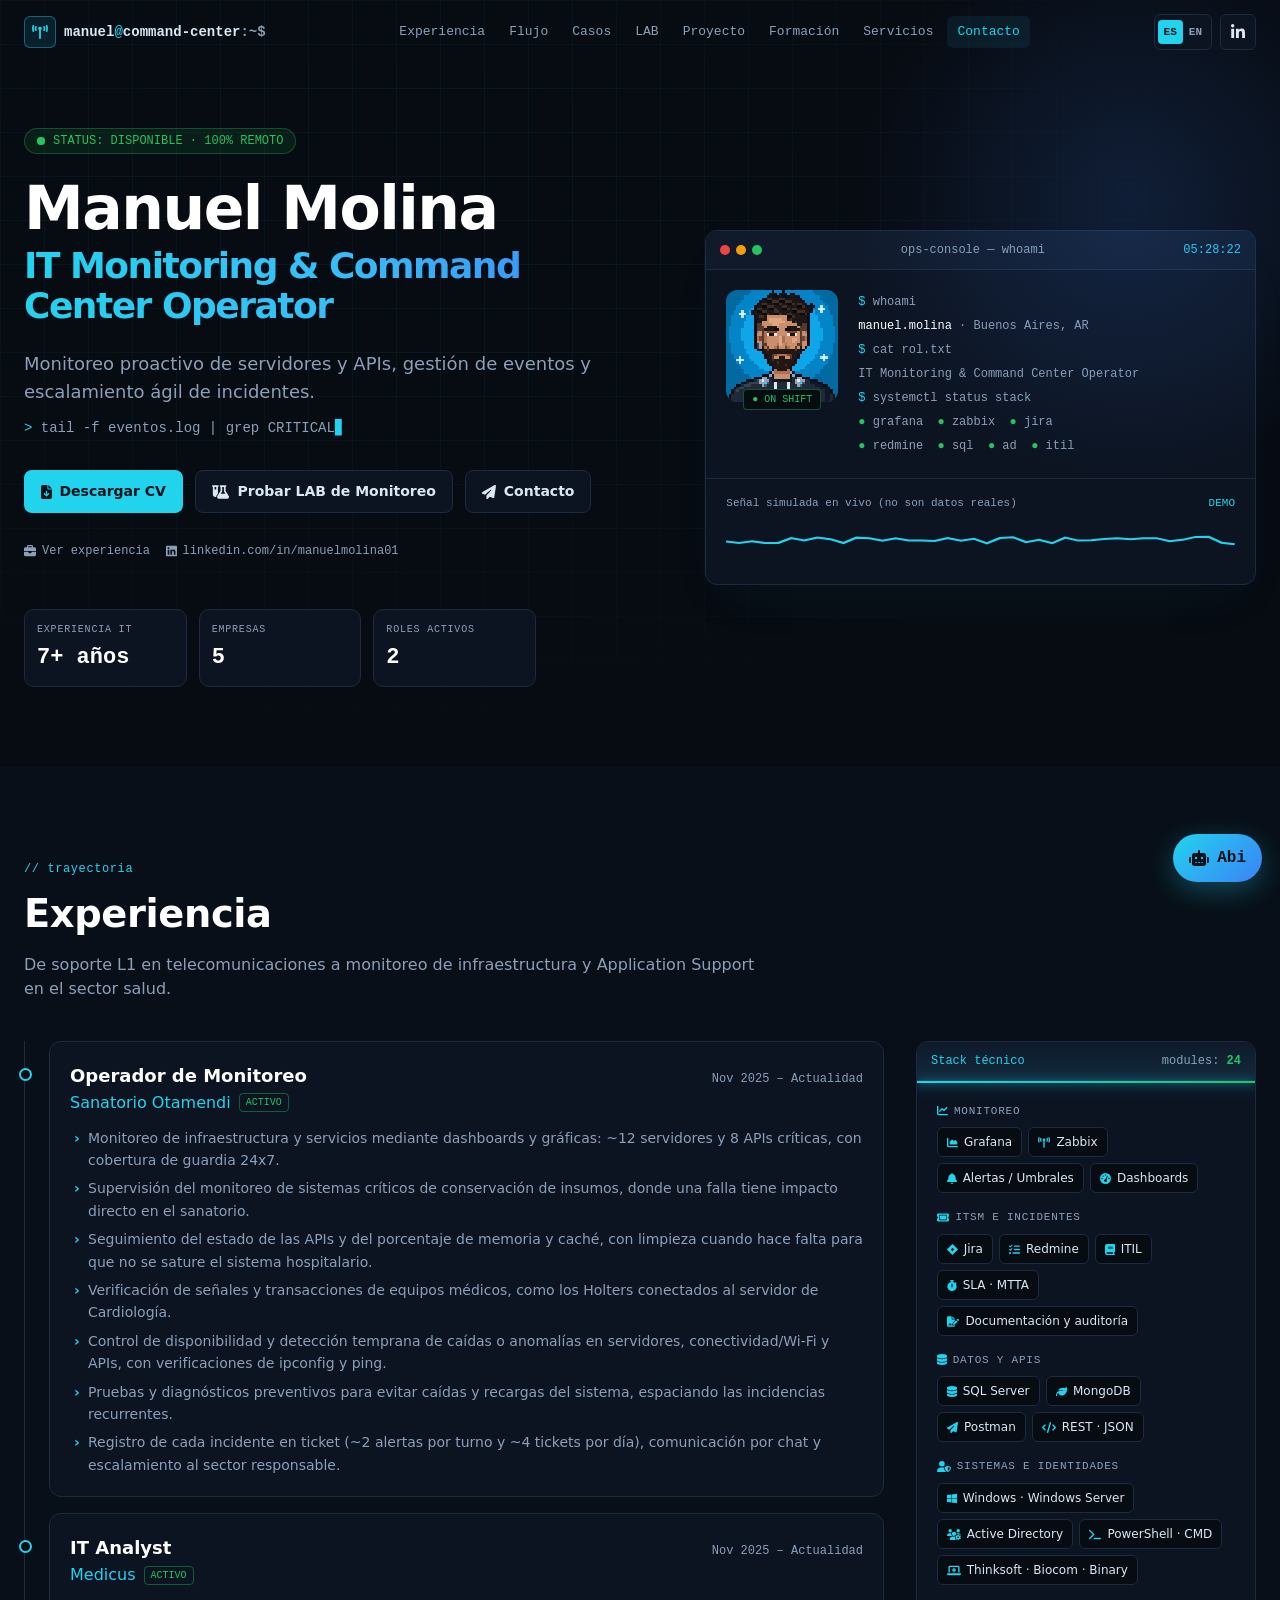
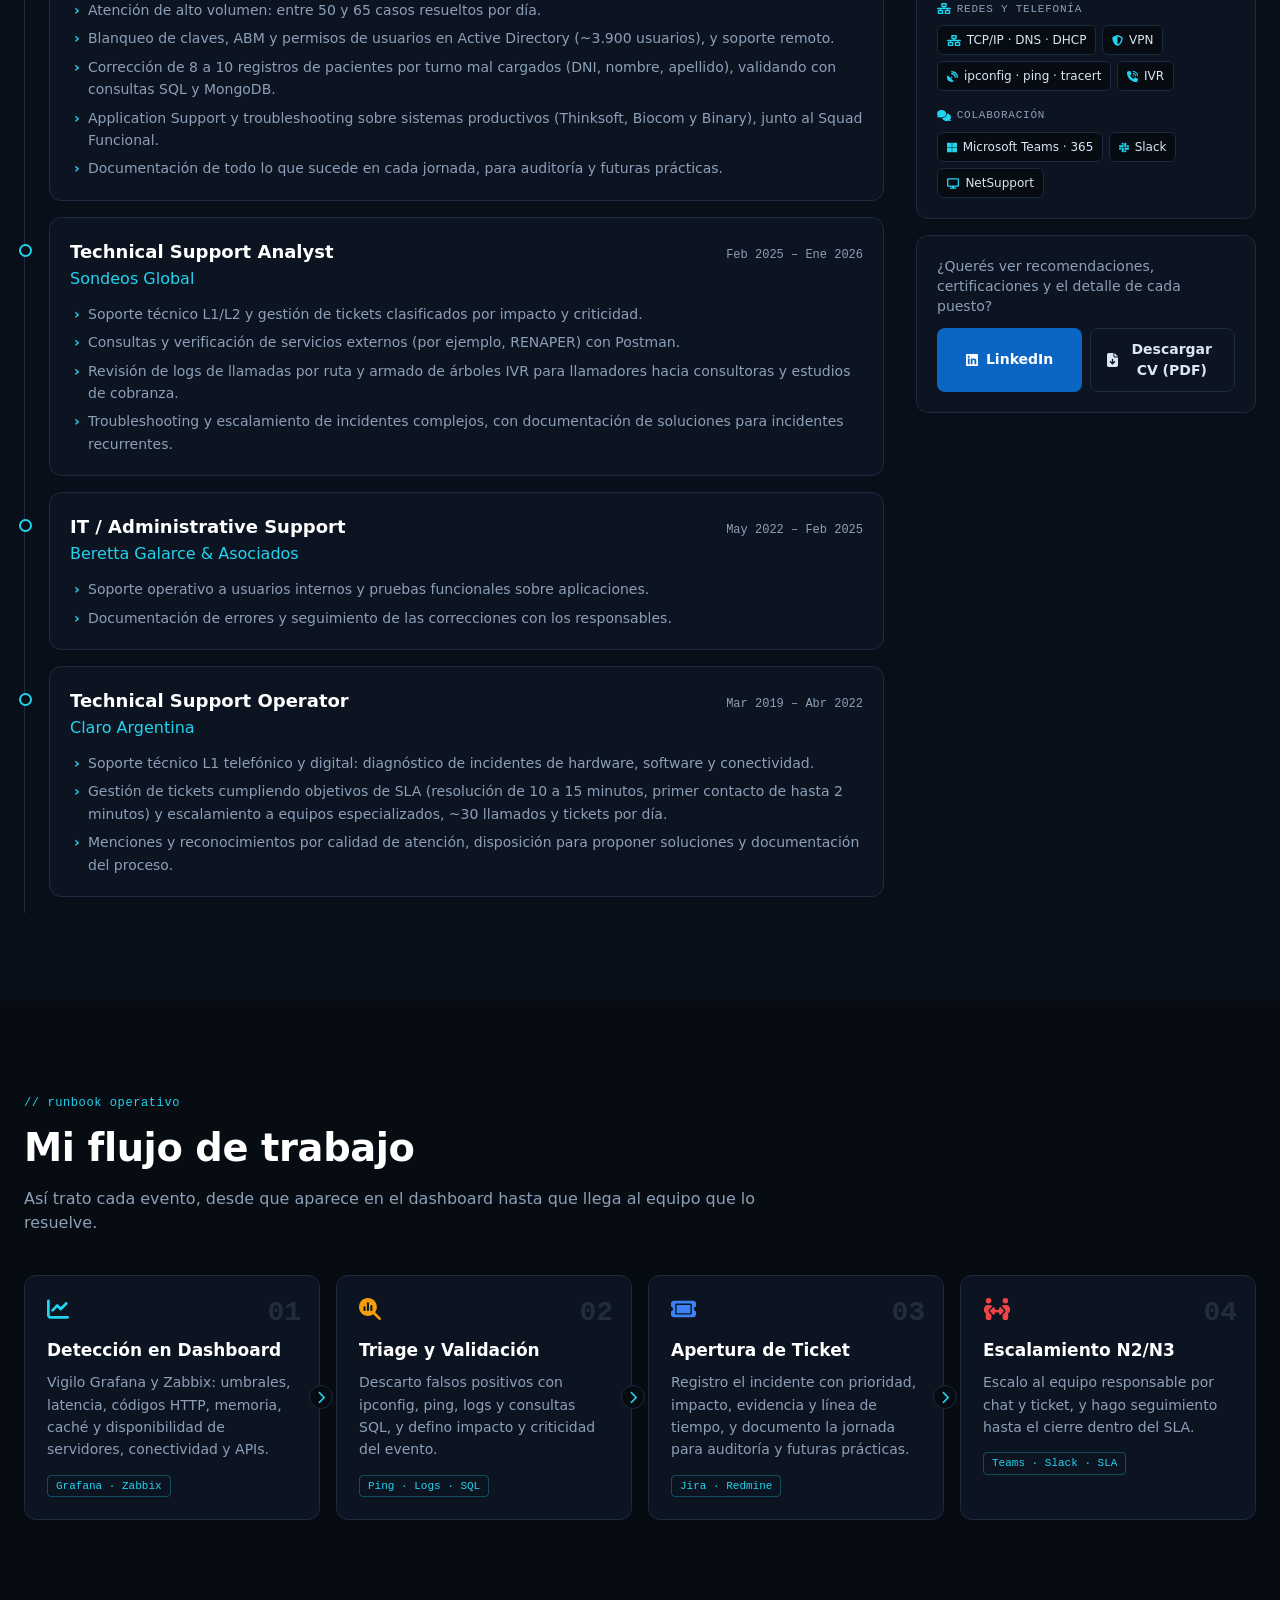
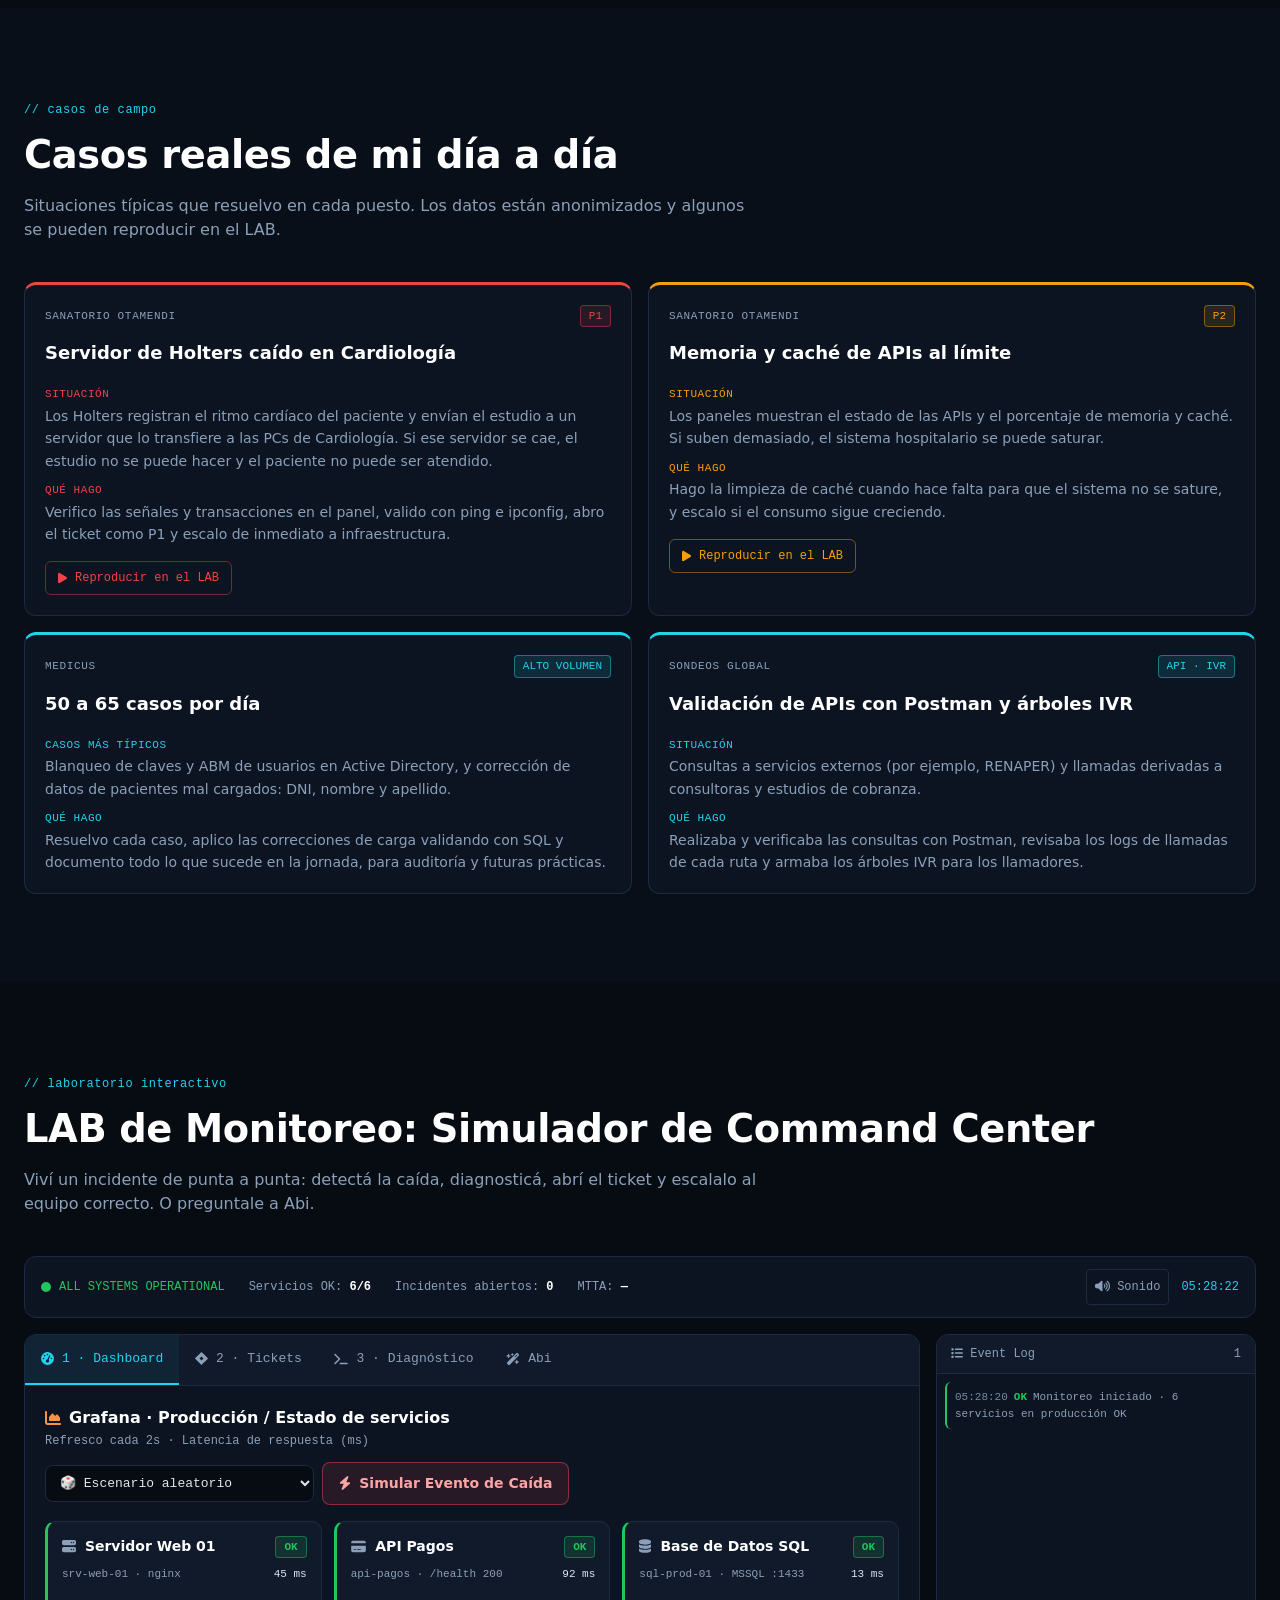
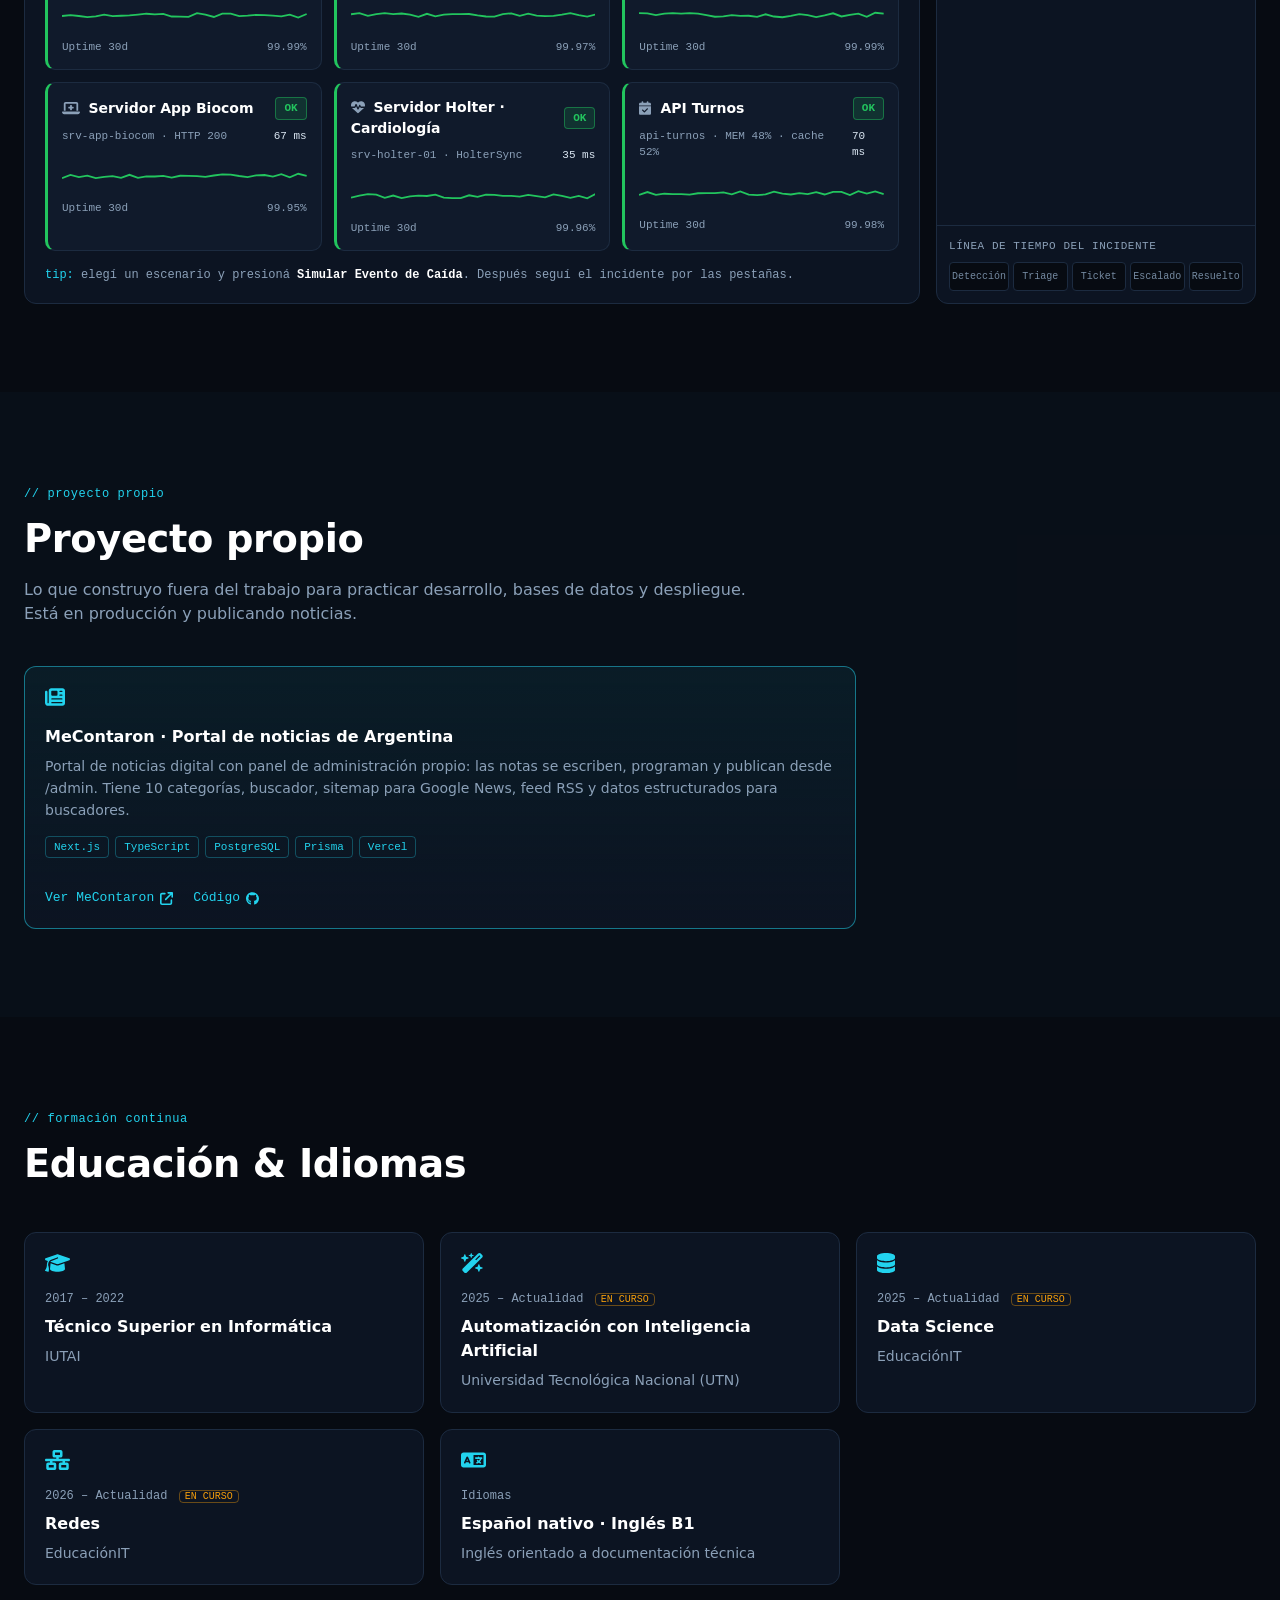
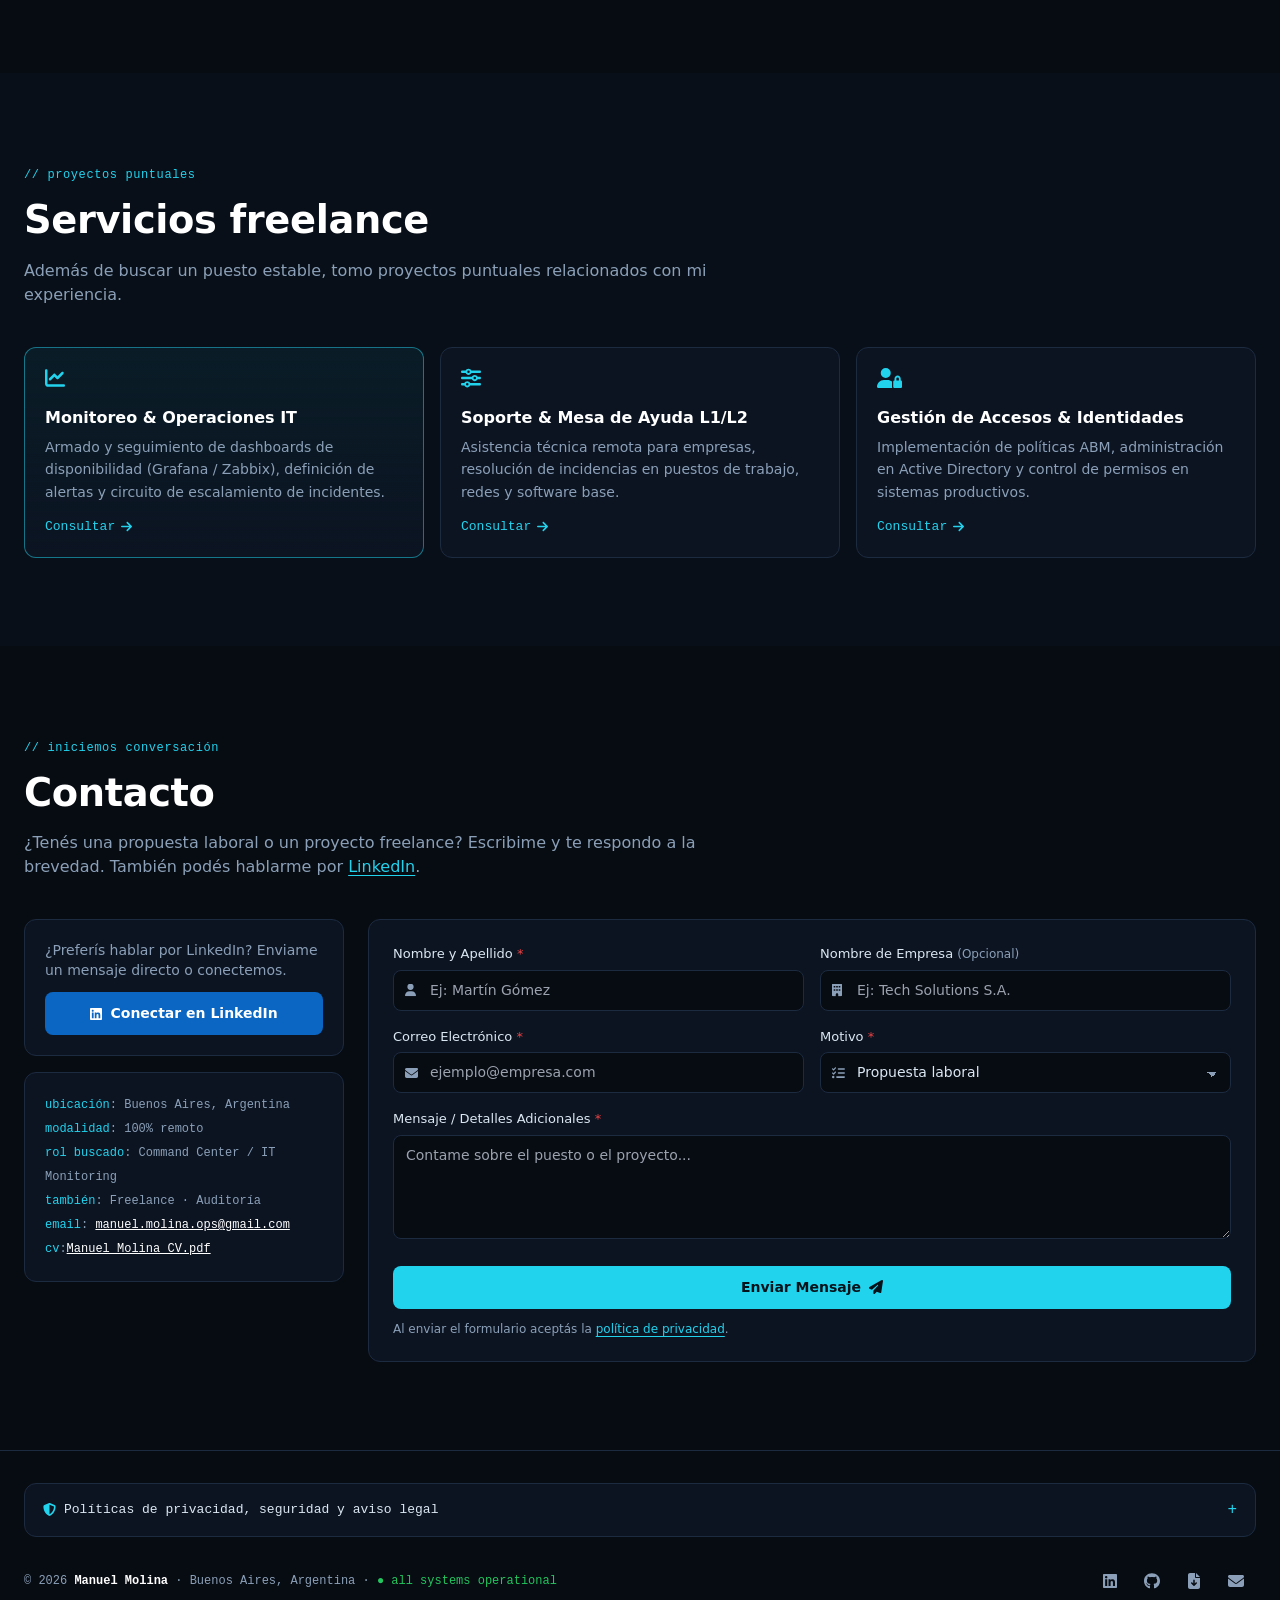
<file: index.html>
<!DOCTYPE html>
<html lang="es">
<head>
  <meta charset="UTF-8">
  <!-- CSP: sin scripts inline ni de terceros. Si se suma un servicio externo (fuente, API, imagen), agregarlo acá.
       Los estilos inline se permiten porque el sitio usa atributos style (p. ej. --i en los chips). -->
  <meta http-equiv="Content-Security-Policy" content="default-src 'self'; script-src 'self'; style-src 'self' 'unsafe-inline' https://fonts.googleapis.com; font-src https://fonts.gstatic.com; img-src 'self' data:; connect-src 'self' https://formspree.io; form-action https://formspree.io; base-uri 'self'; object-src 'none'">
  <meta name="viewport" content="width=device-width, initial-scale=1.0">
  <meta name="google-site-verification" content="hManoG0iNCVA-FKBOEejzdzk_prNqYOBvr0xnv6tlR8" />
  <title>Manuel Molina | IT Monitoring & Command Center Operator</title>
  <meta name="description" content="Manuel Molina — IT Monitoring & Command Center Operator (100% remoto). Monitoreo proactivo de servidores y APIs con Grafana y Zabbix, gestión de eventos, tickets en Jira/Redmine y escalamiento N2/N3 con ITIL.">
  <meta name="author" content="Manuel Molina">
  <meta name="theme-color" content="#070b12">
  <meta property="og:type" content="website">
  <meta property="og:title" content="Manuel Molina | IT Monitoring & Command Center Operator">
  <meta property="og:description" content="Monitoreo proactivo de servidores y APIs, gestión de eventos y escalamiento ágil de incidentes. Probá el LAB interactivo de Command Center.">
  <meta property="og:locale" content="es_AR">
  <meta property="og:locale:alternate" content="en_US">
  <meta property="og:url" content="https://thepantera.github.io/mi-portfolio/">
  <meta property="og:site_name" content="Manuel Molina — Portafolio">
  <meta property="og:image" content="https://thepantera.github.io/mi-portfolio/og-image.png">
  <meta property="og:image:width" content="1200">
  <meta property="og:image:height" content="627">
  <meta property="og:image:alt" content="Manuel Molina, IT Monitoring &amp; Command Center Operator: avatar en pixel art, consola y datos de experiencia">
  <meta name="twitter:card" content="summary_large_image">
  <link rel="canonical" href="https://thepantera.github.io/mi-portfolio/">
  <link rel="alternate" hreflang="es" href="https://thepantera.github.io/mi-portfolio/">
  <link rel="alternate" hreflang="en" href="https://thepantera.github.io/mi-portfolio/en/">
  <link rel="alternate" hreflang="x-default" href="https://thepantera.github.io/mi-portfolio/">
  <script type="application/ld+json">
  {
    "@context": "https://schema.org",
    "@graph": [
    {
    "@type": "Person",
    "@id": "https://thepantera.github.io/mi-portfolio/#persona",
    "name": "Manuel Molina",
    "jobTitle": "IT Monitoring & Command Center Operator",
    "description": "IT Monitoring & Command Center Operator en Buenos Aires, Argentina. Monitoreo proactivo de servidores y APIs, gestión de incidentes y escalamiento.",
    "mainEntityOfPage": { "@id": "https://thepantera.github.io/mi-portfolio/#sitio" },
    "url": "https://thepantera.github.io/mi-portfolio/",
    "image": "https://thepantera.github.io/mi-portfolio/avatar-pixel.png",
    "address": { "@type": "PostalAddress", "addressLocality": "Buenos Aires", "addressCountry": "AR" },
    "alumniOf": { "@type": "EducationalOrganization", "name": "IUTAI" },
    "knowsLanguage": ["es", "en"],
    "knowsAbout": ["IT Monitoring", "Command Center", "Grafana", "Zabbix", "Incident Management", "ITIL", "Jira", "Redmine", "SQL Server", "MongoDB", "Active Directory", "Application Support"],
    "sameAs": ["https://www.linkedin.com/in/manuelmolina01", "https://github.com/ThePantera"]
    },
    {
    "@type": "WebSite",
    "@id": "https://thepantera.github.io/mi-portfolio/#sitio",
    "url": "https://thepantera.github.io/mi-portfolio/",
    "name": "Manuel Molina — Portafolio",
    "inLanguage": ["es-AR", "en"],
    "author": { "@id": "https://thepantera.github.io/mi-portfolio/#persona" }
    }
    ]
  }
  </script>
  <link rel="icon" type="image/png" href="favicon.png">
  <link rel="apple-touch-icon" href="favicon.png">

  <!-- Fuentes (Google Fonts). Los íconos son propios: ver icons.css -->
  <link rel="preconnect" href="https://fonts.googleapis.com">
  <link rel="preconnect" href="https://fonts.gstatic.com" crossorigin>
  <link href="https://fonts.googleapis.com/css2?family=IBM+Plex+Sans:wght@400;500;600;700&family=JetBrains+Mono:wght@400;500;700&display=swap" rel="stylesheet">

  <!-- Tailwind CSS compilado (ver tailwind.config.js) + estilos propios -->
  <link rel="stylesheet" href="icons.css?v=20261120">
  <link rel="stylesheet" href="tailwind.css?v=20261120">
  <link rel="stylesheet" href="style.css?v=20261120">
</head>
<body class="bg-cc-bg text-cc-text font-sans antialiased">
  <a href="#inicio" class="skip-link" data-en="Skip to content">Saltar al contenido</a>

  <!-- ============ NAVEGACIÓN ============ -->
  <header id="header" class="fixed inset-x-0 top-0 z-50 border-b border-transparent transition-colors">
    <div class="mx-auto flex h-16 max-w-7xl items-center justify-between gap-4 px-4 sm:px-6">
      <a href="#inicio" class="flex min-w-0 items-center gap-2 font-mono text-sm font-bold text-cc-text" aria-label="manuel@command-center:~$ · Manuel Molina">
        <span class="grid h-8 w-8 flex-none place-items-center rounded-md border border-cc-cyan/40 bg-cc-cyan/10 text-cc-cyan"><i class="fa-solid fa-tower-broadcast" aria-hidden="true"></i></span>
        <span class="truncate">manuel<span class="text-cc-cyan">@</span>command-center<span class="text-cc-muted">:~$</span></span>
      </a>

      <nav id="navLinks" class="nav-links" aria-label="Navegación principal">
        <a href="#experiencia" class="nav-link" data-en="Experience">Experiencia</a>
        <a href="#flujo" class="nav-link" data-en="Workflow">Flujo</a>
        <a href="#casos" class="nav-link" data-en="Cases">Casos</a>
        <a href="#lab" class="nav-link">LAB</a>
        <a href="#proyectos" class="nav-link" data-en="Project">Proyecto</a>
        <a href="#formacion" class="nav-link" data-en="Education">Formación</a>
        <a href="#servicios" class="nav-link" data-en="Services">Servicios</a>
        <a href="#contacto" class="nav-link" data-en="Contact">Contacto</a>
      </nav>

      <div class="flex flex-none items-center gap-2">
        <button id="langToggle" type="button" class="lang-toggle" aria-label="ES EN · Switch to English" title="Español / English">
          <span data-lang="es" aria-hidden="true">ES</span><span data-lang="en" aria-hidden="true">EN</span>
        </button>
        <a href="https://www.linkedin.com/in/manuelmolina01" class="grid h-9 w-9 place-items-center rounded-md border border-cc-line bg-cc-panel text-cc-text transition hover:border-cc-cyan hover:text-cc-cyan" target="_blank" rel="noopener noreferrer" aria-label="LinkedIn" title="LinkedIn">
          <i class="fa-brands fa-linkedin-in" aria-hidden="true"></i>
        </a>
        <button id="menuToggleBtn" class="grid h-9 w-9 place-items-center rounded-md border border-cc-line bg-cc-panel lg:hidden" aria-label="Abrir menú" aria-expanded="false" aria-controls="navLinks">
          <i class="fa-solid fa-bars" aria-hidden="true"></i>
        </button>
      </div>
    </div>
  </header>

  <main>
    <!-- ============ HERO ============ -->
    <section id="inicio" class="hero relative overflow-hidden pt-28 pb-20 sm:pt-32">
      <div class="hero-grid" aria-hidden="true"></div>
      <div class="relative mx-auto grid max-w-7xl items-center gap-12 px-4 sm:px-6 lg:grid-cols-[1.15fr_1fr]">
        <div>
          <div class="mb-6 inline-flex items-center gap-2 rounded-full border border-cc-ok/30 bg-cc-ok/10 px-3 py-1 font-mono text-xs text-cc-ok">
            <span class="relative flex h-2 w-2"><span class="absolute inline-flex h-full w-full animate-ping rounded-full bg-cc-ok opacity-75"></span><span class="relative inline-flex h-2 w-2 rounded-full bg-cc-ok"></span></span>
            <span data-en="STATUS: AVAILABLE · 100% REMOTE">STATUS: DISPONIBLE · 100% REMOTO</span>
          </div>
          <h1 class="text-4xl font-bold leading-tight tracking-tight text-white sm:text-5xl lg:text-6xl">
            Manuel Molina
            <span class="mt-2 block bg-gradient-to-r from-cc-cyan via-sky-400 to-cc-blue bg-clip-text text-2xl text-transparent sm:text-3xl lg:text-4xl">IT Monitoring &amp; Command Center Operator</span>
          </h1>
          <p class="mt-6 max-w-xl text-lg text-cc-muted" data-en="Proactive monitoring of servers and APIs, event management and fast incident escalation.">
            Monitoreo proactivo de servidores y APIs, gestión de eventos y escalamiento ágil de incidentes.
          </p>
          <p class="mt-3 max-w-xl font-mono text-sm text-cc-muted">
            <span class="text-cc-cyan">&gt;</span> <span id="typedText"></span><span class="cursor" aria-hidden="true">▋</span>
          </p>

          <div class="mt-8 flex flex-wrap gap-3">
            <a href="Manuel_Molina_CV.pdf" class="btn-primary cv-link" download="Manuel_Molina_CV.pdf"><i class="fa-solid fa-file-arrow-down" aria-hidden="true"></i> <span data-en="Download CV">Descargar CV</span></a>
            <a href="#lab" class="btn-ghost"><i class="fa-solid fa-flask-vial" aria-hidden="true"></i> <span data-en="Try the Monitoring LAB">Probar LAB de Monitoreo</span></a>
            <a href="#contacto" class="btn-ghost"><i class="fa-solid fa-paper-plane" aria-hidden="true"></i> <span data-en="Contact">Contacto</span></a>
          </div>
          <div class="mt-5 flex flex-wrap gap-4 font-mono text-xs text-cc-muted">
            <a href="#experiencia" class="tap hover:text-cc-cyan"><i class="fa-solid fa-briefcase" aria-hidden="true"></i> <span data-en="See experience">Ver experiencia</span></a>
            <a href="https://www.linkedin.com/in/manuelmolina01" target="_blank" rel="noopener noreferrer" class="tap hover:text-cc-cyan"><i class="fa-brands fa-linkedin" aria-hidden="true"></i> linkedin.com/in/manuelmolina01</a>
          </div>

          <dl class="mt-10 grid max-w-lg grid-cols-3 gap-3">
            <div class="kpi"><dt data-en="IT experience">Experiencia IT</dt><dd><span class="stat-number" data-target="7">7</span>+ <span data-en="yrs">años</span></dd></div>
            <div class="kpi"><dt data-en="Companies">Empresas</dt><dd><span class="stat-number" data-target="5">5</span></dd></div>
            <div class="kpi"><dt data-en="Current roles">Roles activos</dt><dd><span class="stat-number" data-target="2">2</span></dd></div>
          </dl>
        </div>

        <!-- Terminal de perfil -->
        <div class="panel overflow-hidden shadow-2xl shadow-cyan-500/5">
          <div class="panel-bar">
            <span class="flex gap-1.5"><i class="dot bg-cc-crit"></i><i class="dot bg-cc-warn"></i><i class="dot bg-cc-ok"></i></span>
            <span>ops-console — whoami</span>
            <span id="heroClock" class="text-cc-cyan">--:--:--</span>
          </div>
          <div class="grid gap-5 p-5 sm:grid-cols-[auto_1fr]">
            <div class="relative mx-auto h-28 w-28 sm:mx-0">
              <div class="absolute inset-0 rounded-xl border border-cc-cyan/40 bg-cc-cyan/5"></div>
              <img src="avatar-pixel.png" alt="Manuel Molina — pixel art" width="112" height="112" class="pixelated relative h-28 w-28 rounded-xl">
              <span class="absolute -bottom-2 left-1/2 -translate-x-1/2 whitespace-nowrap rounded border border-cc-ok/40 bg-cc-bg px-2 py-0.5 font-mono text-[10px] text-cc-ok">● ON SHIFT</span>
            </div>
            <pre class="overflow-x-auto font-mono text-xs leading-6 text-cc-muted"><span class="text-cc-cyan">$</span> whoami
<span class="text-white">manuel.molina</span> · Buenos Aires, AR
<span class="text-cc-cyan">$</span> cat rol.txt
IT Monitoring &amp; Command Center Operator
<span class="text-cc-cyan">$</span> systemctl status stack
<span class="text-cc-ok">●</span> grafana  <span class="text-cc-ok">●</span> zabbix  <span class="text-cc-ok">●</span> jira
<span class="text-cc-ok">●</span> redmine  <span class="text-cc-ok">●</span> sql  <span class="text-cc-ok">●</span> ad  <span class="text-cc-ok">●</span> itil</pre>
          </div>
          <div class="border-t border-cc-line px-5 py-4">
            <div class="mb-2 flex justify-between font-mono text-[11px] text-cc-muted"><span data-en="Simulated live signal (not real data)">Señal simulada en vivo (no son datos reales)</span><span class="text-cc-cyan">DEMO</span></div>
            <svg id="heroSpark" class="h-12 w-full" viewBox="0 0 300 48" preserveAspectRatio="none" aria-hidden="true"><polyline fill="none" stroke="#22d3ee" stroke-width="2" points=""/></svg>
          </div>
        </div>
      </div>
    </section>

    <!-- ============ EXPERIENCIA ============ -->
    <section id="experiencia" class="section bg-cc-panel/40">
      <div class="section-head reveal">
        <span class="eyebrow" data-en="// career">// trayectoria</span>
        <h2 data-en="Experience">Experiencia</h2>
        <p data-en="From L1 support in telecommunications to infrastructure monitoring and Application Support in healthcare.">De soporte L1 en telecomunicaciones a monitoreo de infraestructura y Application Support en el sector salud.</p>
      </div>

      <div class="mx-auto grid max-w-7xl gap-8 px-4 sm:px-6 lg:grid-cols-[1fr_340px]">
        <ol class="timeline">
          <li class="tl-item reveal">
            <div class="tl-head"><h3 data-en="Monitoring Operator">Operador de Monitoreo</h3><span class="tl-date" data-en="Nov 2025 – Present">Nov 2025 – Actualidad</span></div>
            <p class="tl-company">Sanatorio Otamendi <span class="tl-live" data-en="CURRENT">ACTIVO</span></p>
            <ul>
              <li data-en="Infrastructure and service monitoring through dashboards and graphs: ~12 servers and 8 critical APIs, with 24x7 on-call coverage.">Monitoreo de infraestructura y servicios mediante dashboards y gráficas: ~12 servidores y 8 APIs críticas, con cobertura de guardia 24x7.</li>
              <li data-en="Supervision of monitoring for critical supply conservation systems, where a failure has direct impact on the hospital.">Supervisión del monitoreo de sistemas críticos de conservación de insumos, donde una falla tiene impacto directo en el sanatorio.</li>
              <li data-en="Tracking API status and memory and cache usage, running cache cleanups when needed so the hospital system does not get saturated.">Seguimiento del estado de las APIs y del porcentaje de memoria y caché, con limpieza cuando hace falta para que no se sature el sistema hospitalario.</li>
              <li data-en="Checking signals and transactions from medical equipment, such as Holters connected to the Cardiology server.">Verificación de señales y transacciones de equipos médicos, como los Holters conectados al servidor de Cardiología.</li>
              <li data-en="Availability control and early detection of outages or anomalies in servers, connectivity/Wi-Fi and APIs, with ipconfig and ping checks.">Control de disponibilidad y detección temprana de caídas o anomalías en servidores, conectividad/Wi-Fi y APIs, con verificaciones de ipconfig y ping.</li>
              <li data-en="Preventive tests and diagnostics to avoid outages and system refreshes, spacing out recurring incidents.">Pruebas y diagnósticos preventivos para evitar caídas y recargas del sistema, espaciando las incidencias recurrentes.</li>
              <li data-en="Logging every incident in a ticket (~2 alerts per shift, ~4 tickets per day), communicating via chat and escalating to the responsible team.">Registro de cada incidente en ticket (~2 alertas por turno y ~4 tickets por día), comunicación por chat y escalamiento al sector responsable.</li>
            </ul>
          </li>
          <li class="tl-item reveal">
            <div class="tl-head"><h3>IT Analyst</h3><span class="tl-date" data-en="Nov 2025 – Present">Nov 2025 – Actualidad</span></div>
            <p class="tl-company">Medicus <span class="tl-live" data-en="CURRENT">ACTIVO</span></p>
            <ul>
              <li data-en="High-volume handling: 50 to 65 cases resolved per day.">Atención de alto volumen: entre 50 y 65 casos resueltos por día.</li>
              <li data-en="Password resets and user provisioning (create, modify, remove) and permissions in Active Directory (~3,900 users), plus remote support.">Blanqueo de claves, ABM y permisos de usuarios en Active Directory (~3.900 usuarios), y soporte remoto.</li>
              <li data-en="Fixing 8 to 10 patient records per shift loaded with errors (ID number, first name, last name), validated with SQL and MongoDB queries.">Corrección de 8 a 10 registros de pacientes por turno mal cargados (DNI, nombre, apellido), validando con consultas SQL y MongoDB.</li>
              <li data-en="Application Support and troubleshooting on production systems: Thinksoft, Biocom and Binary, together with the Functional Squad.">Application Support y troubleshooting sobre sistemas productivos (Thinksoft, Biocom y Binary), junto al Squad Funcional.</li>
              <li data-en="Documenting everything that happens during each shift, for audits and future reference.">Documentación de todo lo que sucede en cada jornada, para auditoría y futuras prácticas.</li>
            </ul>
          </li>
          <li class="tl-item reveal">
            <div class="tl-head"><h3>Technical Support Analyst</h3><span class="tl-date" data-en="Feb 2025 – Jan 2026">Feb 2025 – Ene 2026</span></div>
            <p class="tl-company">Sondeos Global</p>
            <ul>
              <li data-en="L1/L2 technical support and ticket management classified by impact and severity.">Soporte técnico L1/L2 y gestión de tickets clasificados por impacto y criticidad.</li>
              <li data-en="Running and verifying queries against external services (for example RENAPER) with Postman.">Consultas y verificación de servicios externos (por ejemplo, RENAPER) con Postman.</li>
              <li data-en="Reviewing call logs per route and building IVR trees for callers to consulting firms and collection agencies.">Revisión de logs de llamadas por ruta y armado de árboles IVR para llamadores hacia consultoras y estudios de cobranza.</li>
              <li data-en="Troubleshooting and escalating complex incidents, documenting solutions for recurring issues.">Troubleshooting y escalamiento de incidentes complejos, con documentación de soluciones para incidentes recurrentes.</li>
            </ul>
          </li>
          <li class="tl-item reveal">
            <div class="tl-head"><h3>IT / Administrative Support</h3><span class="tl-date" data-en="May 2022 – Feb 2025">May 2022 – Feb 2025</span></div>
            <p class="tl-company">Beretta Galarce &amp; Asociados</p>
            <ul>
              <li data-en="Operational support for internal users and functional testing of applications.">Soporte operativo a usuarios internos y pruebas funcionales sobre aplicaciones.</li>
              <li data-en="Documenting errors and following up on fixes with the owners.">Documentación de errores y seguimiento de las correcciones con los responsables.</li>
            </ul>
          </li>
          <li class="tl-item reveal">
            <div class="tl-head"><h3>Technical Support Operator</h3><span class="tl-date" data-en="Mar 2019 – Apr 2022">Mar 2019 – Abr 2022</span></div>
            <p class="tl-company">Claro Argentina</p>
            <ul>
              <li data-en="L1 phone and digital technical support: diagnosing hardware, software and connectivity incidents.">Soporte técnico L1 telefónico y digital: diagnóstico de incidentes de hardware, software y conectividad.</li>
              <li data-en="Ticket management meeting SLA targets (10 to 15 minute resolution, first contact within 2 minutes) and escalating to specialized teams, ~30 calls and tickets per day.">Gestión de tickets cumpliendo objetivos de SLA (resolución de 10 a 15 minutos, primer contacto de hasta 2 minutos) y escalamiento a equipos especializados, ~30 llamados y tickets por día.</li>
              <li data-en="Recognized several times for service quality, willingness to find new solutions and process documentation.">Menciones y reconocimientos por calidad de atención, disposición para proponer soluciones y documentación del proceso.</li>
            </ul>
          </li>
        </ol>

        <aside class="space-y-4">
          <div class="panel stack-panel overflow-hidden reveal">
            <div class="panel-bar"><span class="text-cc-cyan" data-en="Tech stack">Stack técnico</span><span>modules: <b id="stackCount" class="text-cc-ok">0</b></span></div>
            <div class="stack-progress" aria-hidden="true"><span></span></div>
            <div class="space-y-4 p-5">
              <div>
                <p class="stack-cat"><i class="fa-solid fa-chart-line" aria-hidden="true"></i> <span data-en="Monitoring">Monitoreo</span></p>
                <ul class="stack-chips"><li class="stack-chip" style="--i:0"><i class="fa-solid fa-chart-area" aria-hidden="true"></i>Grafana</li><li class="stack-chip" style="--i:1"><i class="fa-solid fa-tower-broadcast" aria-hidden="true"></i>Zabbix</li><li class="stack-chip" style="--i:2"><i class="fa-solid fa-bell" aria-hidden="true"></i><span data-en="Alerts / Thresholds">Alertas / Umbrales</span></li><li class="stack-chip" style="--i:3"><i class="fa-solid fa-gauge-high" aria-hidden="true"></i>Dashboards</li></ul>
              </div>
              <div>
                <p class="stack-cat"><i class="fa-solid fa-ticket" aria-hidden="true"></i> <span data-en="ITSM &amp; incidents">ITSM e incidentes</span></p>
                <ul class="stack-chips"><li class="stack-chip" style="--i:4"><i class="fa-brands fa-jira" aria-hidden="true"></i>Jira</li><li class="stack-chip" style="--i:5"><i class="fa-solid fa-list-check" aria-hidden="true"></i>Redmine</li><li class="stack-chip" style="--i:6"><i class="fa-solid fa-book" aria-hidden="true"></i>ITIL</li><li class="stack-chip" style="--i:7"><i class="fa-solid fa-stopwatch" aria-hidden="true"></i>SLA · MTTA</li><li class="stack-chip" style="--i:8"><i class="fa-solid fa-file-signature" aria-hidden="true"></i><span data-en="Documentation &amp; audit">Documentación y auditoría</span></li></ul>
              </div>
              <div>
                <p class="stack-cat"><i class="fa-solid fa-database" aria-hidden="true"></i> <span data-en="Data &amp; APIs">Datos y APIs</span></p>
                <ul class="stack-chips"><li class="stack-chip" style="--i:9"><i class="fa-solid fa-database" aria-hidden="true"></i>SQL Server</li><li class="stack-chip" style="--i:10"><i class="fa-solid fa-leaf" aria-hidden="true"></i>MongoDB</li><li class="stack-chip" style="--i:11"><i class="fa-solid fa-paper-plane" aria-hidden="true"></i>Postman</li><li class="stack-chip" style="--i:12"><i class="fa-solid fa-code" aria-hidden="true"></i>REST · JSON</li></ul>
              </div>
              <div>
                <p class="stack-cat"><i class="fa-solid fa-user-shield" aria-hidden="true"></i> <span data-en="Systems &amp; identity">Sistemas e identidades</span></p>
                <ul class="stack-chips"><li class="stack-chip" style="--i:13"><i class="fa-brands fa-windows" aria-hidden="true"></i>Windows · Windows Server</li><li class="stack-chip" style="--i:14"><i class="fa-solid fa-users-gear" aria-hidden="true"></i>Active Directory</li><li class="stack-chip" style="--i:15"><i class="fa-solid fa-terminal" aria-hidden="true"></i>PowerShell · CMD</li><li class="stack-chip" style="--i:16"><i class="fa-solid fa-laptop-medical" aria-hidden="true"></i>Thinksoft · Biocom · Binary</li></ul>
              </div>
              <div>
                <p class="stack-cat"><i class="fa-solid fa-network-wired" aria-hidden="true"></i> <span data-en="Networking &amp; telephony">Redes y telefonía</span></p>
                <ul class="stack-chips"><li class="stack-chip" style="--i:17"><i class="fa-solid fa-network-wired" aria-hidden="true"></i>TCP/IP · DNS · DHCP</li><li class="stack-chip" style="--i:18"><i class="fa-solid fa-shield-halved" aria-hidden="true"></i>VPN</li><li class="stack-chip" style="--i:19"><i class="fa-solid fa-satellite-dish" aria-hidden="true"></i>ipconfig · ping · tracert</li><li class="stack-chip" style="--i:20"><i class="fa-solid fa-phone-volume" aria-hidden="true"></i>IVR</li></ul>
              </div>
              <div>
                <p class="stack-cat"><i class="fa-solid fa-comments" aria-hidden="true"></i> <span data-en="Collaboration">Colaboración</span></p>
                <ul class="stack-chips"><li class="stack-chip" style="--i:21"><i class="fa-brands fa-microsoft" aria-hidden="true"></i>Microsoft Teams · 365</li><li class="stack-chip" style="--i:22"><i class="fa-brands fa-slack" aria-hidden="true"></i>Slack</li><li class="stack-chip" style="--i:23"><i class="fa-solid fa-display" aria-hidden="true"></i>NetSupport</li></ul>
              </div>
            </div>
          </div>
          <div class="panel p-5 reveal">
            <p class="text-sm text-cc-muted" data-en="Want to see recommendations, certifications and full details for each role?">¿Querés ver recomendaciones, certificaciones y el detalle de cada puesto?</p>
            <div class="mt-3 grid grid-cols-2 gap-2">
              <a href="https://www.linkedin.com/in/manuelmolina01" class="btn-linkedin justify-center" target="_blank" rel="noopener noreferrer"><i class="fa-brands fa-linkedin" aria-hidden="true"></i> LinkedIn</a>
              <a href="Manuel_Molina_CV.pdf" class="btn-ghost cv-link justify-center text-center" download="Manuel_Molina_CV.pdf"><i class="fa-solid fa-file-arrow-down" aria-hidden="true"></i> <span data-en="Download CV (PDF)">Descargar CV (PDF)</span></a>
            </div>
          </div>
        </aside>
      </div>
    </section>

    <!-- ============ FLUJO DE TRABAJO ============ -->
    <section id="flujo" class="section">
      <div class="section-head reveal">
        <span class="eyebrow" data-en="// operations runbook">// runbook operativo</span>
        <h2 data-en="My workflow">Mi flujo de trabajo</h2>
        <p data-en="How I handle every event, from the moment it shows up on the dashboard until it reaches the team that fixes it.">Así trato cada evento, desde que aparece en el dashboard hasta que llega al equipo que lo resuelve.</p>
      </div>
      <ol class="mx-auto grid max-w-7xl gap-4 px-4 sm:px-6 md:grid-cols-2 lg:grid-cols-4">
        <li class="flow-card reveal">
          <span class="flow-step">01</span>
          <i class="fa-solid fa-chart-line flow-icon text-cc-cyan" aria-hidden="true"></i>
          <h3 data-en="Dashboard Detection">Detección en Dashboard</h3>
          <p data-en="I watch Grafana and Zabbix: thresholds, latency, HTTP codes, memory, cache and availability of servers, connectivity and APIs.">Vigilo Grafana y Zabbix: umbrales, latencia, códigos HTTP, memoria, caché y disponibilidad de servidores, conectividad y APIs.</p>
          <span class="flow-tag">Grafana · Zabbix</span>
        </li>
        <li class="flow-card reveal">
          <span class="flow-step">02</span>
          <i class="fa-solid fa-magnifying-glass-chart flow-icon text-cc-warn" aria-hidden="true"></i>
          <h3 data-en="Triage &amp; Validation">Triage y Validación</h3>
          <p data-en="I rule out false positives with ipconfig, ping, logs and SQL queries, and define the impact and severity of the event.">Descarto falsos positivos con ipconfig, ping, logs y consultas SQL, y defino impacto y criticidad del evento.</p>
          <span class="flow-tag">Ping · Logs · SQL</span>
        </li>
        <li class="flow-card reveal">
          <span class="flow-step">03</span>
          <i class="fa-solid fa-ticket flow-icon text-cc-blue" aria-hidden="true"></i>
          <h3 data-en="Ticket Creation">Apertura de Ticket</h3>
          <p data-en="I log the incident with priority, impact, evidence and timeline, and document the shift for audits and future reference.">Registro el incidente con prioridad, impacto, evidencia y línea de tiempo, y documento la jornada para auditoría y futuras prácticas.</p>
          <span class="flow-tag">Jira · Redmine</span>
        </li>
        <li class="flow-card reveal">
          <span class="flow-step">04</span>
          <i class="fa-solid fa-people-arrows flow-icon text-cc-crit" aria-hidden="true"></i>
          <h3 data-en="L2/L3 Escalation">Escalamiento N2/N3</h3>
          <p data-en="I escalate to the right team via chat and ticket, and follow up until closure within SLA.">Escalo al equipo responsable por chat y ticket, y hago seguimiento hasta el cierre dentro del SLA.</p>
          <span class="flow-tag">Teams · Slack · SLA</span>
        </li>
      </ol>
    </section>

    <!-- ============ CASOS REALES ============ -->
    <section id="casos" class="section bg-cc-panel/40">
      <div class="section-head reveal">
        <span class="eyebrow" data-en="// field cases">// casos de campo</span>
        <h2 data-en="Real cases from my day-to-day">Casos reales de mi día a día</h2>
        <p data-en="Typical situations I handle in each role. Data is anonymized; some of them can be replayed in the LAB.">Situaciones típicas que resuelvo en cada puesto. Los datos están anonimizados y algunos se pueden reproducir en el LAB.</p>
      </div>
      <div class="mx-auto grid max-w-7xl gap-4 px-4 sm:px-6 md:grid-cols-2">
        <article class="case-card crit reveal">
          <div class="case-head"><span class="case-org">Sanatorio Otamendi</span><span class="case-sev">P1</span></div>
          <h3 data-en="Holter server down in Cardiology">Servidor de Holters caído en Cardiología</h3>
          <dl class="case-body">
            <dt data-en="Situation">Situación</dt>
            <dd data-en="Holters record the patient's heart rhythm and send the study to a server that transfers it to the Cardiology PCs. If that server stops, the study cannot be completed and the patient cannot be seen.">Los Holters registran el ritmo cardíaco del paciente y envían el estudio a un servidor que lo transfiere a las PCs de Cardiología. Si ese servidor se cae, el estudio no se puede hacer y el paciente no puede ser atendido.</dd>
            <dt data-en="What I do">Qué hago</dt>
            <dd data-en="I check the signals and transactions on the dashboard, validate with ping and ipconfig, open the ticket as P1 and escalate immediately to infrastructure.">Verifico las señales y transacciones en el panel, valido con ping e ipconfig, abro el ticket como P1 y escalo de inmediato a infraestructura.</dd>
          </dl>
          <button type="button" class="case-lab" data-scenario="holter"><i class="fa-solid fa-play" aria-hidden="true"></i> <span data-en="Replay in the LAB">Reproducir en el LAB</span></button>
        </article>

        <article class="case-card warn reveal">
          <div class="case-head"><span class="case-org">Sanatorio Otamendi</span><span class="case-sev">P2</span></div>
          <h3 data-en="API memory and cache saturation">Memoria y caché de APIs al límite</h3>
          <dl class="case-body">
            <dt data-en="Situation">Situación</dt>
            <dd data-en="The dashboards show API status plus memory and cache usage. When they climb, the hospital system can become saturated.">Los paneles muestran el estado de las APIs y el porcentaje de memoria y caché. Si suben demasiado, el sistema hospitalario se puede saturar.</dd>
            <dt data-en="What I do">Qué hago</dt>
            <dd data-en="I run the cache cleanup when needed so the system is not saturated, and escalate if usage keeps growing.">Hago la limpieza de caché cuando hace falta para que el sistema no se sature, y escalo si el consumo sigue creciendo.</dd>
          </dl>
          <button type="button" class="case-lab" data-scenario="turnos"><i class="fa-solid fa-play" aria-hidden="true"></i> <span data-en="Replay in the LAB">Reproducir en el LAB</span></button>
        </article>

        <article class="case-card info reveal">
          <div class="case-head"><span class="case-org">Medicus</span><span class="case-sev" data-en="HIGH VOLUME">ALTO VOLUMEN</span></div>
          <h3 data-en="50 to 65 cases per day">50 a 65 casos por día</h3>
          <dl class="case-body">
            <dt data-en="Most common cases">Casos más típicos</dt>
            <dd data-en="Password resets and user provisioning (create, modify, remove) in Active Directory, and fixing patient records loaded with errors: ID number, first name and last name.">Blanqueo de claves y ABM de usuarios en Active Directory, y corrección de datos de pacientes mal cargados: DNI, nombre y apellido.</dd>
            <dt data-en="What I do">Qué hago</dt>
            <dd data-en="I resolve each case, apply the data corrections with SQL checks and document everything that happens during the shift, for audits and future reference.">Resuelvo cada caso, aplico las correcciones de carga validando con SQL y documento todo lo que sucede en la jornada, para auditoría y futuras prácticas.</dd>
          </dl>
        </article>

        <article class="case-card info reveal">
          <div class="case-head"><span class="case-org">Sondeos Global</span><span class="case-sev">API · IVR</span></div>
          <h3 data-en="API checks with Postman and IVR trees">Validación de APIs con Postman y árboles IVR</h3>
          <dl class="case-body">
            <dt data-en="Situation">Situación</dt>
            <dd data-en="Lookups against external services (for example RENAPER) and calls routed to consulting firms and collection agencies.">Consultas a servicios externos (por ejemplo, RENAPER) y llamadas derivadas a consultoras y estudios de cobranza.</dd>
            <dt data-en="What I do">Qué hago</dt>
            <dd data-en="I ran and verified the queries with Postman, reviewed the call logs for each route and built IVR trees for the callers.">Realizaba y verificaba las consultas con Postman, revisaba los logs de llamadas de cada ruta y armaba los árboles IVR para los llamadores.</dd>
          </dl>
        </article>
      </div>
    </section>

    <!-- ============ LAB: SIMULADOR DE COMMAND CENTER ============ -->
    <section id="lab" class="section">
      <div class="section-head reveal">
        <span class="eyebrow" data-en="// interactive lab">// laboratorio interactivo</span>
        <h2 data-en="Monitoring LAB: Command Center Simulator">LAB de Monitoreo: Simulador de Command Center</h2>
        <p data-en="Live an incident end to end: detect the outage, diagnose it, open the ticket and escalate it to the right team. Or ask Abi.">Viví un incidente de punta a punta: detectá la caída, diagnosticá, abrí el ticket y escalalo al equipo correcto. O preguntale a Abi.</p>
      </div>

      <div class="mx-auto max-w-7xl px-4 sm:px-6">
        <!-- Barra de estado global -->
        <div class="panel mb-4 flex flex-wrap items-center gap-x-6 gap-y-2 px-4 py-3 font-mono text-xs">
          <span class="flex items-center gap-2"><span id="globalDot" class="h-2.5 w-2.5 rounded-full bg-cc-ok"></span><span id="globalStatus" class="text-cc-ok">ALL SYSTEMS OPERATIONAL</span></span>
          <span class="text-cc-muted"><span data-en="Services OK">Servicios OK</span>: <b id="svcOkCount" class="text-white">6/6</b></span>
          <span class="text-cc-muted"><span data-en="Open incidents">Incidentes abiertos</span>: <b id="openIncidents" class="text-white">0</b></span>
          <span class="text-cc-muted">MTTA: <b id="mttaValue" class="text-white">—</b></span>
          <span class="ml-auto flex items-center gap-3">
            <button id="soundToggle" type="button" class="rounded border border-cc-line px-2 py-1 text-cc-muted hover:text-cc-cyan" aria-pressed="true"><i class="fa-solid fa-volume-high" aria-hidden="true"></i> <span data-en="Sound">Sonido</span></button>
            <span id="labClock" class="text-cc-cyan">--:--:--</span>
          </span>
        </div>

        <div class="grid gap-4 lg:grid-cols-[1fr_320px]">
          <div class="panel min-w-0 overflow-hidden">
            <!-- Pestañas -->
            <div class="tabs" role="tablist" aria-label="LAB">
              <button class="tab" role="tab" id="tab-dash" aria-controls="panel-dash" aria-selected="true"><i class="fa-solid fa-gauge-high" aria-hidden="true"></i> <span>1 · Dashboard</span></button>
              <button class="tab" role="tab" id="tab-jira" aria-controls="panel-jira" aria-selected="false" tabindex="-1"><i class="fa-brands fa-jira" aria-hidden="true"></i> <span>2 · Tickets</span><span id="jiraBadge" class="tab-badge hidden">1</span></button>
              <button class="tab" role="tab" id="tab-console" aria-controls="panel-console" aria-selected="false" tabindex="-1"><i class="fa-solid fa-terminal" aria-hidden="true"></i> <span data-en="3 · Diagnostics">3 · Diagnóstico</span></button>
              <button class="tab" role="tab" id="tab-abi" aria-controls="panel-abi" aria-selected="false" tabindex="-1"><i class="fa-solid fa-wand-magic-sparkles" aria-hidden="true"></i> <span>Abi</span></button>
            </div>

            <!-- WIDGET 1: DASHBOARD -->
            <div class="tab-panel" role="tabpanel" id="panel-dash" aria-labelledby="tab-dash">
              <div class="mb-4 flex flex-wrap items-end justify-between gap-3">
                <div>
                  <h3 class="widget-title"><i class="fa-solid fa-chart-area text-orange-400" aria-hidden="true"></i> <span data-en="Grafana · Production / Service status">Grafana · Producción / Estado de servicios</span></h3>
                  <p class="widget-sub" data-en="Refresh every 2s · Response latency (ms)">Refresco cada 2s · Latencia de respuesta (ms)</p>
                </div>
                <div class="flex flex-wrap items-center gap-2">
                  <label class="sr-only" for="scenarioSelect" data-en="Scenario">Escenario</label>
                  <select id="scenarioSelect" class="scenario-select">
                    <option value="random" data-en="🎲 Random scenario">🎲 Escenario aleatorio</option>
                    <option value="biocom" data-en="App Biocom · HTTP 500">App Biocom · HTTP 500</option>
                    <option value="holter" data-en="Holter server · Cardiology">Servidor Holter · Cardiología</option>
                    <option value="sql" data-en="SQL · disk almost full">SQL · disco casi lleno</option>
                    <option value="turnos" data-en="Appointments API · memory &amp; cache">API Turnos · memoria y caché</option>
                  </select>
                  <button id="simulateBtn" class="btn-danger"><i class="fa-solid fa-bolt" aria-hidden="true"></i> <span data-en="Simulate Outage Event">Simular Evento de Caída</span></button>
                </div>
              </div>
              <div id="svcGrid" class="grid gap-3 sm:grid-cols-2 xl:grid-cols-3">
                <article class="svc" data-svc="web" data-state="ok" data-host="srv-web-01" data-detail="nginx">
                  <header><span><i class="fa-solid fa-server" aria-hidden="true"></i> <span data-en="Web Server 01">Servidor Web 01</span></span><b class="svc-badge">OK</b></header>
                  <div class="svc-row"><span class="svc-host">srv-web-01 · nginx</span><span class="svc-lat">— ms</span></div>
                  <svg class="spark" viewBox="0 0 200 40" preserveAspectRatio="none" aria-hidden="true"><polyline points=""/></svg>
                  <div class="svc-row"><span>Uptime 30d</span><span>99.99%</span></div>
                </article>
                <article class="svc" data-svc="api" data-state="ok" data-host="api-pagos" data-detail="/health 200">
                  <header><span><i class="fa-solid fa-credit-card" aria-hidden="true"></i> <span data-en="Payments API">API Pagos</span></span><b class="svc-badge">OK</b></header>
                  <div class="svc-row"><span class="svc-host">api-pagos · /health 200</span><span class="svc-lat">— ms</span></div>
                  <svg class="spark" viewBox="0 0 200 40" preserveAspectRatio="none" aria-hidden="true"><polyline points=""/></svg>
                  <div class="svc-row"><span>Uptime 30d</span><span>99.97%</span></div>
                </article>
                <article class="svc" data-svc="sql" data-state="ok" data-host="sql-prod-01" data-detail="MSSQL :1433">
                  <header><span><i class="fa-solid fa-database" aria-hidden="true"></i> <span data-en="SQL Database">Base de Datos SQL</span></span><b class="svc-badge">OK</b></header>
                  <div class="svc-row"><span class="svc-host">sql-prod-01 · MSSQL :1433</span><span class="svc-lat">— ms</span></div>
                  <svg class="spark" viewBox="0 0 200 40" preserveAspectRatio="none" aria-hidden="true"><polyline points=""/></svg>
                  <div class="svc-row"><span>Uptime 30d</span><span>99.99%</span></div>
                </article>
                <article class="svc" data-svc="biocom" data-state="ok" data-host="srv-app-biocom" data-detail="HTTP 200">
                  <header><span><i class="fa-solid fa-laptop-medical" aria-hidden="true"></i> <span data-en="Biocom App Server">Servidor App Biocom</span></span><b class="svc-badge">OK</b></header>
                  <div class="svc-row"><span class="svc-host">srv-app-biocom · HTTP 200</span><span class="svc-lat">— ms</span></div>
                  <svg class="spark" viewBox="0 0 200 40" preserveAspectRatio="none" aria-hidden="true"><polyline points=""/></svg>
                  <div class="svc-row"><span>Uptime 30d</span><span>99.95%</span></div>
                </article>
                <article class="svc" data-svc="holter" data-state="ok" data-host="srv-holter-01" data-detail="HolterSync">
                  <header><span><i class="fa-solid fa-heart-pulse" aria-hidden="true"></i> <span data-en="Holter Server · Cardiology">Servidor Holter · Cardiología</span></span><b class="svc-badge">OK</b></header>
                  <div class="svc-row"><span class="svc-host">srv-holter-01 · HolterSync</span><span class="svc-lat">— ms</span></div>
                  <svg class="spark" viewBox="0 0 200 40" preserveAspectRatio="none" aria-hidden="true"><polyline points=""/></svg>
                  <div class="svc-row"><span>Uptime 30d</span><span>99.96%</span></div>
                </article>
                <article class="svc" data-svc="turnos" data-state="ok" data-host="api-turnos" data-detail="MEM 48% · cache 52%">
                  <header><span><i class="fa-solid fa-calendar-check" aria-hidden="true"></i> <span data-en="Appointments API">API Turnos</span></span><b class="svc-badge">OK</b></header>
                  <div class="svc-row"><span class="svc-host">api-turnos · MEM 48% · cache 52%</span><span class="svc-lat">— ms</span></div>
                  <svg class="spark" viewBox="0 0 200 40" preserveAspectRatio="none" aria-hidden="true"><polyline points=""/></svg>
                  <div class="svc-row"><span>Uptime 30d</span><span>99.98%</span></div>
                </article>
              </div>
              <button type="button" class="svc-action hidden" id="openIncidentBtn"><i class="fa-solid fa-triangle-exclamation" aria-hidden="true"></i> <span data-en="View event · Log &amp; Escalate Incident">Ver evento · Registrar y Escalar Incidente</span></button>
              <p id="dashHint" class="mt-4 font-mono text-xs text-cc-muted"></p>
            </div>

            <!-- WIDGET 2: JIRA -->
            <div class="tab-panel hidden" role="tabpanel" id="panel-jira" aria-labelledby="tab-jira">
              <div id="jiraEmpty" class="empty-state">
                <i class="fa-solid fa-circle-check text-3xl text-cc-ok" aria-hidden="true"></i>
                <p class="mt-3 text-white" data-en="No active incidents">Sin incidentes activos</p>
                <p class="mt-1 text-sm text-cc-muted" data-en="Trigger an event from the Dashboard and click the affected service.">Generá un evento desde el Dashboard y hacé clic en el servicio afectado.</p>
                <button type="button" class="btn-ghost mt-4" data-goto="dash"><i class="fa-solid fa-gauge-high" aria-hidden="true"></i> <span data-en="Go to Dashboard">Ir al Dashboard</span></button>
              </div>

              <form id="jiraForm" class="hidden" novalidate>
                <div class="mb-4 flex flex-wrap items-center justify-between gap-2">
                  <h3 class="widget-title"><i class="fa-brands fa-jira text-cc-blue" aria-hidden="true"></i> <span data-en="Create incident">Crear incidente</span> · <span id="ticketKey" class="font-mono text-cc-cyan">MON-1042</span></h3>
                  <span id="ticketStatus" class="ticket-status" data-status="open"></span>
                </div>
                <div class="grid gap-3 sm:grid-cols-2">
                  <label class="field sm:col-span-2"><span data-en="Summary">Resumen</span><input id="jSummary" type="text" readonly></label>
                  <label class="field"><span data-en="Priority">Prioridad</span>
                    <select id="jPriority">
                      <option value="P1" data-en="P1 - High (Service Down)">P1 - Alta (Servicio Caído)</option>
                      <option value="P2" data-en="P2 - Medium (Degraded / Risk)">P2 - Media (Degradado / Riesgo)</option>
                      <option value="P3" data-en="P3 - Low">P3 - Baja</option>
                    </select>
                  </label>
                  <label class="field"><span data-en="Impact">Impacto</span>
                    <select id="jImpact">
                      <option value="users" data-en="Production / Users Affected">Producción / Usuarios Afectados</option>
                      <option value="patients" data-en="Production / Patient Care Affected">Producción / Atención de pacientes afectada</option>
                      <option value="risk" data-en="Production / Degradation Risk (preventive)">Producción / Riesgo de degradación (preventivo)</option>
                      <option value="test" data-en="Test environment">Entorno de pruebas</option>
                    </select>
                  </label>
                  <fieldset class="field sm:col-span-2">
                    <legend data-en="Escalation target team">Equipo destino para escalar</legend>
                    <div class="grid gap-2 sm:grid-cols-2">
                      <label class="team-opt"><input type="radio" name="jTeam" value="infra" checked> <span><b data-en="Infrastructure Team L2">Equipo de Infraestructura N2</b><small data-en="Network, servers, databases, storage">Red, servidores, bases de datos, almacenamiento</small></span></label>
                      <label class="team-opt"><input type="radio" name="jTeam" value="devs"> <span><b data-en="Dev Team (L3)">Equipo Devs (N3)</b><small data-en="Application code, memory leaks, deploys">Código de la aplicación, pérdidas de memoria, deploys</small></span></label>
                    </div>
                  </fieldset>
                  <label class="field"><span data-en="Notification channel">Canal de notificación</span>
                    <select id="jChannel"><option value="teams">Microsoft Teams</option><option value="slack">Slack</option></select>
                  </label>
                  <label class="field"><span data-en="Detected by">Detectado por</span><input type="text" value="Manuel Molina · Command Center L1" readonly></label>
                  <label class="field sm:col-span-2"><span data-en="Description and evidence">Descripción y evidencia</span><textarea id="jDesc" rows="7" readonly></textarea></label>
                </div>
                <p id="evidenceHint" class="mt-2 font-mono text-xs"></p>
                <div class="mt-4 flex flex-wrap gap-3">
                  <button type="submit" id="escalateBtn" class="btn-primary"><i class="fa-solid fa-arrow-up-right-dots" aria-hidden="true"></i> <span data-en="Escalate Ticket">Escalar Ticket</span></button>
                  <button type="button" id="resolveBtn" class="btn-ghost hidden"><i class="fa-solid fa-screwdriver-wrench" aria-hidden="true"></i> <span data-en="Simulate resolution by the team">Simular resolución del equipo</span></button>
                  <button type="button" id="resetBtn" class="btn-ghost hidden"><i class="fa-solid fa-rotate-left" aria-hidden="true"></i> <span data-en="Reset scenario">Reiniciar escenario</span></button>
                </div>
                <div id="chatMsg" class="chat-msg mt-5 hidden" aria-live="polite"></div>
              </form>
            </div>

            <!-- WIDGET 3: CONSOLA -->
            <div class="tab-panel hidden" role="tabpanel" id="panel-console" aria-labelledby="tab-console">
              <div class="mb-4">
                <h3 class="widget-title"><i class="fa-solid fa-terminal text-cc-ok" aria-hidden="true"></i> <span data-en="Quick Diagnostics Console · SQL &amp; Logs Viewer">Consola de Diagnóstico Rápido · SQL &amp; Logs Viewer</span></h3>
                <p class="widget-sub">Host: <span id="consoleHost" class="font-mono text-cc-cyan">srv-app-biocom</span> · <span data-en="read-only session">conexión de solo lectura</span></p>
              </div>
              <div class="cmd-groups mb-3">
                <div class="cmd-group">
                  <span class="cmd-label" data-en="Logs &amp; data">Logs y datos</span>
                  <button type="button" class="cmd-btn" data-cmd="log"><i class="fa-solid fa-file-lines" aria-hidden="true"></i> <span data-en="Check Outage Log">Verificar Log de Caída</span></button>
                  <button type="button" class="cmd-btn" data-cmd="sql"><i class="fa-solid fa-database" aria-hidden="true"></i> <span data-en="Run SQL Diagnostic Query">Ejecutar Consulta de Diagnóstico SQL</span></button>
                  <button type="button" class="cmd-btn" data-cmd="api"><i class="fa-solid fa-plug" aria-hidden="true"></i> <span data-en="API health check">Health check de API</span></button>
                </div>
                <div class="cmd-group">
                  <span class="cmd-label" data-en="Network">Red</span>
                  <button type="button" class="cmd-btn" data-cmd="ping"><i class="fa-solid fa-satellite-dish" aria-hidden="true"></i> ipconfig + ping</button>
                  <button type="button" class="cmd-btn" data-cmd="port"><i class="fa-solid fa-network-wired" aria-hidden="true"></i> <span data-en="Port test">Test de puerto</span></button>
                  <button type="button" class="cmd-btn" data-cmd="dns"><i class="fa-solid fa-globe" aria-hidden="true"></i> nslookup</button>
                  <button type="button" class="cmd-btn" data-cmd="tracert"><i class="fa-solid fa-route" aria-hidden="true"></i> tracert</button>
                </div>
                <div class="cmd-group">
                  <span class="cmd-label" data-en="Server &amp; users">Servidor y usuarios</span>
                  <button type="button" class="cmd-btn" data-cmd="svc"><i class="fa-solid fa-gears" aria-hidden="true"></i> <span data-en="Service status">Estado del servicio</span></button>
                  <button type="button" class="cmd-btn" data-cmd="res"><i class="fa-solid fa-memory" aria-hidden="true"></i> <span data-en="CPU / memory / disk">CPU / memoria / disco</span></button>
                  <button type="button" class="cmd-btn" data-cmd="ad"><i class="fa-solid fa-user-lock" aria-hidden="true"></i> <span data-en="AD user check">Usuario en AD</span></button>
                  <button type="button" class="cmd-btn" data-cmd="clear"><i class="fa-solid fa-eraser" aria-hidden="true"></i> clear</button>
                </div>
              </div>
              <div class="terminal">
                <div id="termOut" class="term-out" aria-live="polite"><span class="t-muted">Last login: Command Center L1 · read-only session</span></div>
              </div>
              <div class="mt-3 flex flex-wrap items-center gap-3">
                <button type="button" id="attachEvidenceBtn" class="btn-primary hidden"><i class="fa-solid fa-paperclip" aria-hidden="true"></i> <span data-en="Attach evidence to ticket">Adjuntar evidencia al ticket</span></button>
                <span id="attachMsg" class="font-mono text-xs text-cc-ok"></span>
              </div>
            </div>

            <!-- ABI -->
            <div class="tab-panel hidden" role="tabpanel" id="panel-abi" aria-labelledby="tab-abi">
              <div class="mb-3 flex items-center gap-3">
                <span class="grid h-10 w-10 flex-none place-items-center rounded-full bg-gradient-to-br from-cc-cyan to-cc-blue text-cc-bg"><i class="fa-solid fa-robot" aria-hidden="true"></i></span>
                <div>
                  <h3 class="widget-title" data-en="Abi, the assistant">Asistente Abi</h3>
                  <p class="widget-sub" data-en="Knows Manuel's profile and follows the LAB in real time. Answers by keywords, in JavaScript.">Conoce el perfil de Manuel y sigue el LAB en tiempo real. Responde por palabras clave, en JavaScript.</p>
                </div>
              </div>
              <div id="abiLog" class="abi-log" aria-live="polite"></div>
              <div id="abiChips" class="mt-3 flex flex-wrap gap-2"></div>
              <form id="abiForm" class="mt-3 flex gap-2">
                <input id="abiInput" type="text" class="abi-input" placeholder="Ej: ¿qué experiencia tenés en monitoreo?" data-en-placeholder="E.g. what monitoring experience do you have?" aria-label="Abi" maxlength="200" autocomplete="off">
                <button class="btn-primary px-4" aria-label="Enviar"><i class="fa-solid fa-paper-plane" aria-hidden="true"></i></button>
              </form>
            </div>
          </div>

          <!-- Registro de eventos -->
          <aside class="panel flex max-h-[680px] flex-col overflow-hidden" aria-label="Event Log">
            <div class="panel-bar"><span><i class="fa-solid fa-list" aria-hidden="true"></i> Event Log</span><span id="eventCount" class="text-cc-muted">0</span></div>
            <ul id="eventLog" class="event-log" aria-live="polite"></ul>
            <div class="border-t border-cc-line p-3">
              <p class="mb-2 font-mono text-[11px] uppercase tracking-wider text-cc-muted" data-en="Incident timeline">Línea de tiempo del incidente</p>
              <ol id="incidentSteps" class="steps">
                <li data-step="detect" data-en="Detect">Detección</li>
                <li data-step="triage">Triage</li>
                <li data-step="ticket">Ticket</li>
                <li data-step="escalate" data-en="Escalated">Escalado</li>
                <li data-step="resolve" data-en="Resolved">Resuelto</li>
              </ol>
            </div>
          </aside>
        </div>
      </div>
    </section>

    <!-- ============ PROYECTO ============ -->
    <section id="proyectos" class="section bg-cc-panel/40">
      <div class="section-head reveal">
        <span class="eyebrow" data-en="// own project">// proyecto propio</span>
        <h2 data-en="Own project">Proyecto propio</h2>
        <p data-en="What I build outside work to practice development, databases and deployment. It is in production and publishing news.">Lo que construyo fuera del trabajo para practicar desarrollo, bases de datos y despliegue. Está en producción y publicando noticias.</p>
      </div>
      <div class="proj-single px-4 sm:px-6">
        <article class="service-card highlight reveal">
          <i class="fa-solid fa-newspaper" aria-hidden="true"></i>
          <h3>MeContaron · <span data-en="News portal for Argentina">Portal de noticias de Argentina</span></h3>
          <p data-en="Digital news portal with its own admin panel: articles are written, scheduled and published from /admin. It has 10 categories, search, a Google News sitemap, an RSS feed and structured data for search engines.">Portal de noticias digital con panel de administración propio: las notas se escriben, programan y publican desde /admin. Tiene 10 categorías, buscador, sitemap para Google News, feed RSS y datos estructurados para buscadores.</p>
          <ul class="proj-tags" aria-label="Stack"><li class="flow-tag">Next.js</li><li class="flow-tag">TypeScript</li><li class="flow-tag">PostgreSQL</li><li class="flow-tag">Prisma</li><li class="flow-tag">Vercel</li></ul>
          <div class="proj-links">
            <a href="https://portal-noticias-zeta.vercel.app" class="service-cta" target="_blank" rel="noopener noreferrer"><span data-en="Visit MeContaron">Ver MeContaron</span> <i class="fa-solid fa-arrow-up-right-from-square" aria-hidden="true"></i></a>
            <a href="https://github.com/ThePantera/portal-noticias" class="service-cta" target="_blank" rel="noopener noreferrer"><span data-en="Code">Código</span> <i class="fa-brands fa-github" aria-hidden="true"></i></a>
          </div>
        </article>
      </div>
    </section>

    <!-- ============ FORMACIÓN ============ -->
    <section id="formacion" class="section">
      <div class="section-head reveal">
        <span class="eyebrow" data-en="// continuous learning">// formación continua</span>
        <h2 data-en="Education &amp; Languages">Educación &amp; Idiomas</h2>
      </div>
      <div class="mx-auto grid max-w-7xl gap-4 px-4 sm:px-6 sm:grid-cols-2 lg:grid-cols-3">
        <div class="edu-card reveal">
          <i class="fa-solid fa-graduation-cap" aria-hidden="true"></i>
          <span class="tl-date">2017 – 2022</span>
          <h3 data-en="Higher Technical Degree in Computer Science">Técnico Superior en Informática</h3>
          <p>IUTAI</p>
        </div>
        <div class="edu-card reveal">
          <i class="fa-solid fa-wand-magic-sparkles" aria-hidden="true"></i>
          <span class="tl-date"><span data-en="2025 – Present">2025 – Actualidad</span> <span class="in-progress" data-en="IN PROGRESS">EN CURSO</span></span>
          <h3 data-en="Automation with Artificial Intelligence">Automatización con Inteligencia Artificial</h3>
          <p>Universidad Tecnológica Nacional (UTN)</p>
        </div>
        <div class="edu-card reveal">
          <i class="fa-solid fa-database" aria-hidden="true"></i>
          <span class="tl-date"><span data-en="2025 – Present">2025 – Actualidad</span> <span class="in-progress" data-en="IN PROGRESS">EN CURSO</span></span>
          <h3>Data Science</h3>
          <p>EducaciónIT</p>
        </div>
        <div class="edu-card reveal">
          <i class="fa-solid fa-network-wired" aria-hidden="true"></i>
          <span class="tl-date"><span data-en="2026 – Present">2026 – Actualidad</span> <span class="in-progress" data-en="IN PROGRESS">EN CURSO</span></span>
          <h3 data-en="Networking">Redes</h3>
          <p>EducaciónIT</p>
        </div>
        <div class="edu-card reveal">
          <i class="fa-solid fa-language" aria-hidden="true"></i>
          <span class="tl-date" data-en="Languages">Idiomas</span>
          <h3 data-en="Native Spanish · English B1">Español nativo · Inglés B1</h3>
          <p data-en="English focused on technical documentation">Inglés orientado a documentación técnica</p>
        </div>
      </div>
    </section>

    <!-- ============ SERVICIOS ============ -->
    <section id="servicios" class="section bg-cc-panel/40">
      <div class="section-head reveal">
        <span class="eyebrow" data-en="// side projects">// proyectos puntuales</span>
        <h2 data-en="Freelance services">Servicios freelance</h2>
        <p data-en="Besides my main job search, I take on specific projects related to my experience.">Además de buscar un puesto estable, tomo proyectos puntuales relacionados con mi experiencia.</p>
      </div>
      <div class="mx-auto grid max-w-7xl gap-4 px-4 sm:px-6 md:grid-cols-3">
        <div class="service-card highlight reveal">
          <i class="fa-solid fa-chart-line" aria-hidden="true"></i>
          <h3 data-en="Monitoring &amp; IT Operations">Monitoreo &amp; Operaciones IT</h3>
          <p data-en="Building and tracking availability dashboards (Grafana / Zabbix), defining alerts and the incident escalation path.">Armado y seguimiento de dashboards de disponibilidad (Grafana / Zabbix), definición de alertas y circuito de escalamiento de incidentes.</p>
          <a href="#contacto" class="service-cta" data-service="Monitoreo & Operaciones IT"><span data-en="Ask about it">Consultar</span> <i class="fa-solid fa-arrow-right" aria-hidden="true"></i></a>
        </div>
        <div class="service-card reveal">
          <i class="fa-solid fa-sliders" aria-hidden="true"></i>
          <h3 data-en="L1/L2 Support &amp; Help Desk">Soporte &amp; Mesa de Ayuda L1/L2</h3>
          <p data-en="Remote technical assistance for companies, solving issues on workstations, networks and base software.">Asistencia técnica remota para empresas, resolución de incidencias en puestos de trabajo, redes y software base.</p>
          <a href="#contacto" class="service-cta" data-service="Soporte & Mesa de Ayuda L1/L2"><span data-en="Ask about it">Consultar</span> <i class="fa-solid fa-arrow-right" aria-hidden="true"></i></a>
        </div>
        <div class="service-card reveal">
          <i class="fa-solid fa-user-lock" aria-hidden="true"></i>
          <h3 data-en="Access &amp; Identity Management">Gestión de Accesos &amp; Identidades</h3>
          <p data-en="User provisioning policies, Active Directory administration and permission control on production systems.">Implementación de políticas ABM, administración en Active Directory y control de permisos en sistemas productivos.</p>
          <a href="#contacto" class="service-cta" data-service="Gestión de Accesos & Identidades"><span data-en="Ask about it">Consultar</span> <i class="fa-solid fa-arrow-right" aria-hidden="true"></i></a>
        </div>
      </div>
    </section>

    <!-- ============ CONTACTO ============ -->
    <section id="contacto" class="section">
      <div class="section-head reveal">
        <span class="eyebrow" data-en="// let's talk">// iniciemos conversación</span>
        <h2 data-en="Contact">Contacto</h2>
        <p data-en="Do you have a job offer or a freelance project? Write to me and I will get back to you shortly. You can also reach me on &lt;a href='https://www.linkedin.com/in/manuelmolina01' target='_blank' rel='noopener noreferrer' class='inline-link'&gt;LinkedIn&lt;/a&gt;.">¿Tenés una propuesta laboral o un proyecto freelance? Escribime y te respondo a la brevedad. También podés hablarme por <a href="https://www.linkedin.com/in/manuelmolina01" target="_blank" rel="noopener noreferrer" class="inline-link">LinkedIn</a>.</p>
      </div>

      <div class="mx-auto grid max-w-7xl gap-6 px-4 sm:px-6 lg:grid-cols-[320px_1fr]">
        <aside class="space-y-4">
          <div class="panel p-5 reveal">
            <p class="text-sm text-cc-muted" data-en="Prefer LinkedIn? Send me a direct message or let's connect.">¿Preferís hablar por LinkedIn? Enviame un mensaje directo o conectemos.</p>
            <a href="https://www.linkedin.com/in/manuelmolina01" class="btn-linkedin mt-3 w-full justify-center" target="_blank" rel="noopener noreferrer"><i class="fa-brands fa-linkedin" aria-hidden="true"></i> <span data-en="Connect on LinkedIn">Conectar en LinkedIn</span></a>
          </div>
          <div class="panel p-5 font-mono text-xs leading-6 text-cc-muted reveal">
            <p><span class="text-cc-cyan" data-en="location">ubicación</span>: Buenos Aires, Argentina</p>
            <p><span class="text-cc-cyan" data-en="work mode">modalidad</span>: <span data-en="100% remote">100% remoto</span></p>
            <p><span class="text-cc-cyan" data-en="target role">rol buscado</span>: Command Center / IT Monitoring</p>
            <p><span class="text-cc-cyan" data-en="also open to">también</span>: Freelance · <span data-en="IT Audit">Auditoría</span></p>
            <p><span class="text-cc-cyan">email</span>: <a id="contactEmail" href="#contacto" class="text-white underline hover:text-cc-cyan"><noscript>usá el formulario / use the form</noscript></a></p>
            <p><span class="text-cc-cyan">cv</span>:<a href="Manuel_Molina_CV.pdf" class="cv-link text-white underline hover:text-cc-cyan" download="Manuel_Molina_CV.pdf">Manuel_Molina_CV.pdf</a></p>
          </div>
        </aside>

        <form id="portfolioForm" class="contact-form panel p-5 sm:p-6 reveal" action="https://formspree.io/f/maeypvry" method="POST" novalidate>
          <input type="hidden" name="_subject" value="Nuevo contacto desde el portafolio">
          <input type="hidden" name="idioma" id="formLang" value="es">
          <input type="text" name="_gotcha" class="honeypot" tabindex="-1" autocomplete="off" aria-hidden="true">

          <div class="grid gap-4 sm:grid-cols-2">
            <div class="form-group">
              <label for="fullname"><span data-en="Full name">Nombre y Apellido</span> <span class="required">*</span></label>
              <div class="input-icon-wrapper">
                <i class="fa-solid fa-user input-icon" aria-hidden="true"></i>
                <input type="text" id="fullname" name="fullname" autocomplete="name" placeholder="Ej: Martín Gómez" data-en-placeholder="E.g. John Smith" maxlength="80" required>
              </div>
              <span class="error-msg" data-en="Please enter your full name.">Ingresá tu nombre completo.</span>
            </div>
            <div class="form-group">
              <label for="company"><span data-en="Company name">Nombre de Empresa</span> <span class="optional-tag" data-en="(Optional)">(Opcional)</span></label>
              <div class="input-icon-wrapper">
                <i class="fa-solid fa-building input-icon" aria-hidden="true"></i>
                <input type="text" id="company" name="company" autocomplete="organization" placeholder="Ej: Tech Solutions S.A." data-en-placeholder="E.g. Tech Solutions Inc." maxlength="100">
              </div>
            </div>
            <div class="form-group">
              <label for="email"><span data-en="Email">Correo Electrónico</span> <span class="required">*</span></label>
              <div class="input-icon-wrapper">
                <i class="fa-solid fa-envelope input-icon" aria-hidden="true"></i>
                <input type="email" id="email" name="email" autocomplete="email" placeholder="ejemplo@empresa.com" data-en-placeholder="name@company.com" maxlength="100" required>
              </div>
              <span class="error-msg" data-en="Invalid email address.">Correo electrónico no válido.</span>
            </div>
            <div class="form-group">
              <label for="service_type"><span data-en="Reason">Motivo</span> <span class="required">*</span></label>
              <div class="input-icon-wrapper">
                <i class="fa-solid fa-list-check input-icon" aria-hidden="true"></i>
                <select id="service_type" name="service_type" required>
                  <option value="Propuesta laboral" selected data-en="Job offer">Propuesta laboral</option>
                  <option value="Monitoreo & Operaciones IT" data-en="Monitoring &amp; IT Operations">Monitoreo &amp; Operaciones IT</option>
                  <option value="Soporte & Mesa de Ayuda L1/L2" data-en="L1/L2 Support &amp; Help Desk">Soporte &amp; Mesa de Ayuda L1/L2</option>
                  <option value="Gestión de Accesos & Identidades" data-en="Access &amp; Identity Management">Gestión de Accesos &amp; Identidades</option>
                  <option value="Freelance / Auditoría" data-en="Freelance / Audit">Freelance / Auditoría</option>
                  <option value="Otros" data-en="Other">Otros</option>
                </select>
              </div>
            </div>
          </div>

          <div class="form-group mt-4">
            <label for="message"><span data-en="Message / Additional details">Mensaje / Detalles Adicionales</span> <span class="required">*</span></label>
            <textarea id="message" name="message" rows="4" placeholder="Contame sobre el puesto o el proyecto..." data-en-placeholder="Tell me about the role or the project..." maxlength="1000" required></textarea>
            <span class="error-msg" data-en="Please enter a message.">Por favor ingresá un mensaje.</span>
          </div>

          <button type="submit" class="btn-primary mt-5 w-full justify-center" id="submitBtn">
            <span class="btn-text">Enviar Mensaje</span>
            <i class="fa-solid fa-paper-plane" aria-hidden="true"></i>
          </button>
          <div id="formAlert" class="form-alert" role="status" aria-live="polite"></div>
          <p class="mt-3 text-xs text-cc-muted" data-en="By sending this form you accept the &lt;a href='#politicas' class='inline-link open-policies'&gt;privacy policy&lt;/a&gt;.">Al enviar el formulario aceptás la <a href="#politicas" class="inline-link open-policies">política de privacidad</a>.</p>
        </form>
      </div>
    </section>
  </main>

  <footer class="border-t border-cc-line py-8">
    <div class="mx-auto mb-6 max-w-7xl px-4 sm:px-6">
      <details id="politicas" class="policies">
        <summary><i class="fa-solid fa-shield-halved" aria-hidden="true"></i> <span data-en="Privacy, security &amp; legal notice">Políticas de privacidad, seguridad y aviso legal</span></summary>
        <div class="policies-body">
          <div>
            <h3 data-en="Data controller">Responsable</h3>
            <p data-en="This portfolio is a personal website of Manuel Molina (Buenos Aires, Argentina). For any question about these policies you can write through the contact form or on LinkedIn.">Este portafolio es un sitio personal de Manuel Molina (Buenos Aires, Argentina). Para cualquier consulta sobre estas políticas podés escribir desde el formulario de contacto o por LinkedIn.</p>
          </div>
          <div>
            <h3 data-en="Data collected and why">Datos que se recopilan y para qué</h3>
            <p data-en="Only the data you enter voluntarily in the contact form is collected: name, email, company and message. It is used only to reply to you. It is not sold, shared with third parties or used for advertising. The form is processed by Formspree, an external provider. Downloading the CV does not ask for any data.">Solo se recopilan los datos que ingresás voluntariamente en el formulario de contacto: nombre, correo, empresa y mensaje. Se usan únicamente para responderte. No se venden, no se ceden a terceros y no se usan para publicidad. El formulario se procesa a través de Formspree, un proveedor externo. Descargar el CV no requiere ningún dato.</p>
          </div>
          <div>
            <h3 data-en="Your rights">Tus derechos</h3>
            <p data-en="Under Argentina's Personal Data Protection Law 25.326, you can request access to, correction or deletion of your data at any time through the contact form. The Agency for Access to Public Information is the authority that oversees that law.">De acuerdo con la Ley 25.326 de Protección de Datos Personales de Argentina, podés pedir el acceso, la rectificación o la eliminación de tus datos en cualquier momento desde el formulario de contacto. La Agencia de Acceso a la Información Pública es el órgano de control de esa ley.</p>
          </div>
          <div>
            <h3 data-en="Local storage and metrics">Almacenamiento local y métricas</h3>
            <p data-en="The site does not use advertising cookies, visit counters or third-party analytics, and your identity is not tracked. The language is set by the page you are on (Spanish or English); nothing about it is stored.">El sitio no usa cookies publicitarias, contadores de visitas ni analítica de terceros, y no se rastrea tu identidad. El idioma lo define la página en la que estás (español o inglés); no se guarda nada al respecto.</p>
          </div>
          <div>
            <h3 data-en="Security">Seguridad</h3>
            <p data-en="It is a static site served over HTTPS (GitHub Pages). It never asks for passwords or sensitive data, and the form uses email validation and a honeypot field against bots and spam. Please do not send confidential information through the form.">Es un sitio estático servido por HTTPS (GitHub Pages). No pide contraseñas ni datos sensibles, y el formulario usa validación de correo y un campo trampa contra bots y spam. Por favor no envíes información confidencial a través del formulario.</p>
          </div>
          <div>
            <h3 data-en="The LAB is a simulation">El LAB es una simulación</h3>
            <p data-en="The Monitoring LAB is an educational simulation. Servers, IPs, tickets, logs, metrics and messages are fictitious and it does not connect to any real system. The cases describe tasks in general terms, with no patient data, credentials or confidential information from any employer.">El LAB de Monitoreo es una simulación educativa. Los servidores, IPs, tickets, logs, métricas y mensajes son ficticios y no se conecta a ningún sistema real. Los casos describen tareas de forma general, sin datos de pacientes, credenciales ni información confidencial de ningún empleador.</p>
          </div>
          <div>
            <h3 data-en="Trademarks and companies mentioned">Marcas y empresas mencionadas</h3>
            <p data-en="Grafana, Zabbix, Jira, Redmine, Microsoft, Windows, Teams, Slack, Postman, MongoDB and other names are trademarks of their respective owners and are mentioned only as tools used. The companies named describe Manuel's work experience; this site is personal, does not represent them and implies no endorsement or affiliation.">Grafana, Zabbix, Jira, Redmine, Microsoft, Windows, Teams, Slack, Postman, MongoDB y demás nombres son marcas de sus respectivos titulares y se mencionan solo como herramientas utilizadas. Las empresas nombradas describen la experiencia laboral de Manuel; este sitio es personal, no las representa y no implica respaldo ni afiliación.</p>
          </div>
          <div>
            <h3 data-en="Intellectual property and liability">Propiedad intelectual y responsabilidad</h3>
            <p data-en="The site's design, texts and code belong to Manuel Molina; copying them for commercial use without permission is not allowed. The information is provided as is, for informational purposes, and no responsibility is assumed for the content of linked external sites.">El diseño, los textos y el código del sitio pertenecen a Manuel Molina; no se permite copiarlos para uso comercial sin autorización. La información se ofrece tal cual, con fines informativos, y no se asume responsabilidad por el contenido de sitios externos enlazados.</p>
          </div>
          <p class="policies-date" data-en="Last updated: October 2026.">Última actualización: octubre de 2026.</p>
        </div>
      </details>
    </div>
    <div class="mx-auto flex max-w-7xl flex-col items-center justify-between gap-4 px-4 font-mono text-xs text-cc-muted sm:flex-row sm:px-6">
      <p>&copy; <span id="currentYear">2026</span> <strong class="text-white">Manuel Molina</strong> · Buenos Aires, Argentina · <span class="text-cc-ok">● all systems operational</span></p>
      <div class="flex gap-4 text-base">
        <a href="https://www.linkedin.com/in/manuelmolina01" target="_blank" rel="noopener noreferrer" aria-label="LinkedIn" class="hover:text-cc-cyan"><i class="fa-brands fa-linkedin" aria-hidden="true"></i></a>
        <a href="https://github.com/ThePantera" target="_blank" rel="noopener noreferrer" aria-label="GitHub" class="hover:text-cc-cyan"><i class="fa-brands fa-github" aria-hidden="true"></i></a>
        <a href="Manuel_Molina_CV.pdf" aria-label="Descargar CV" class="cv-link hover:text-cc-cyan" download="Manuel_Molina_CV.pdf"><i class="fa-solid fa-file-arrow-down" aria-hidden="true"></i></a>
        <a href="#contacto" aria-label="Contacto" class="hover:text-cc-cyan"><i class="fa-solid fa-envelope" aria-hidden="true"></i></a>
      </div>
    </div>
  </footer>

  <button id="abiFab" class="abi-fab" aria-label="Abi"><i class="fa-solid fa-robot" aria-hidden="true"></i><span>Abi</span></button>
  <a href="#inicio" class="back-to-top" id="backToTop" aria-label="Volver arriba"><i class="fa-solid fa-arrow-up" aria-hidden="true"></i></a>
  <div id="alertFlash" class="alert-flash" aria-hidden="true"></div>

  <script src="script.js?v=20261120" defer></script>
</body>
</html>
</file>
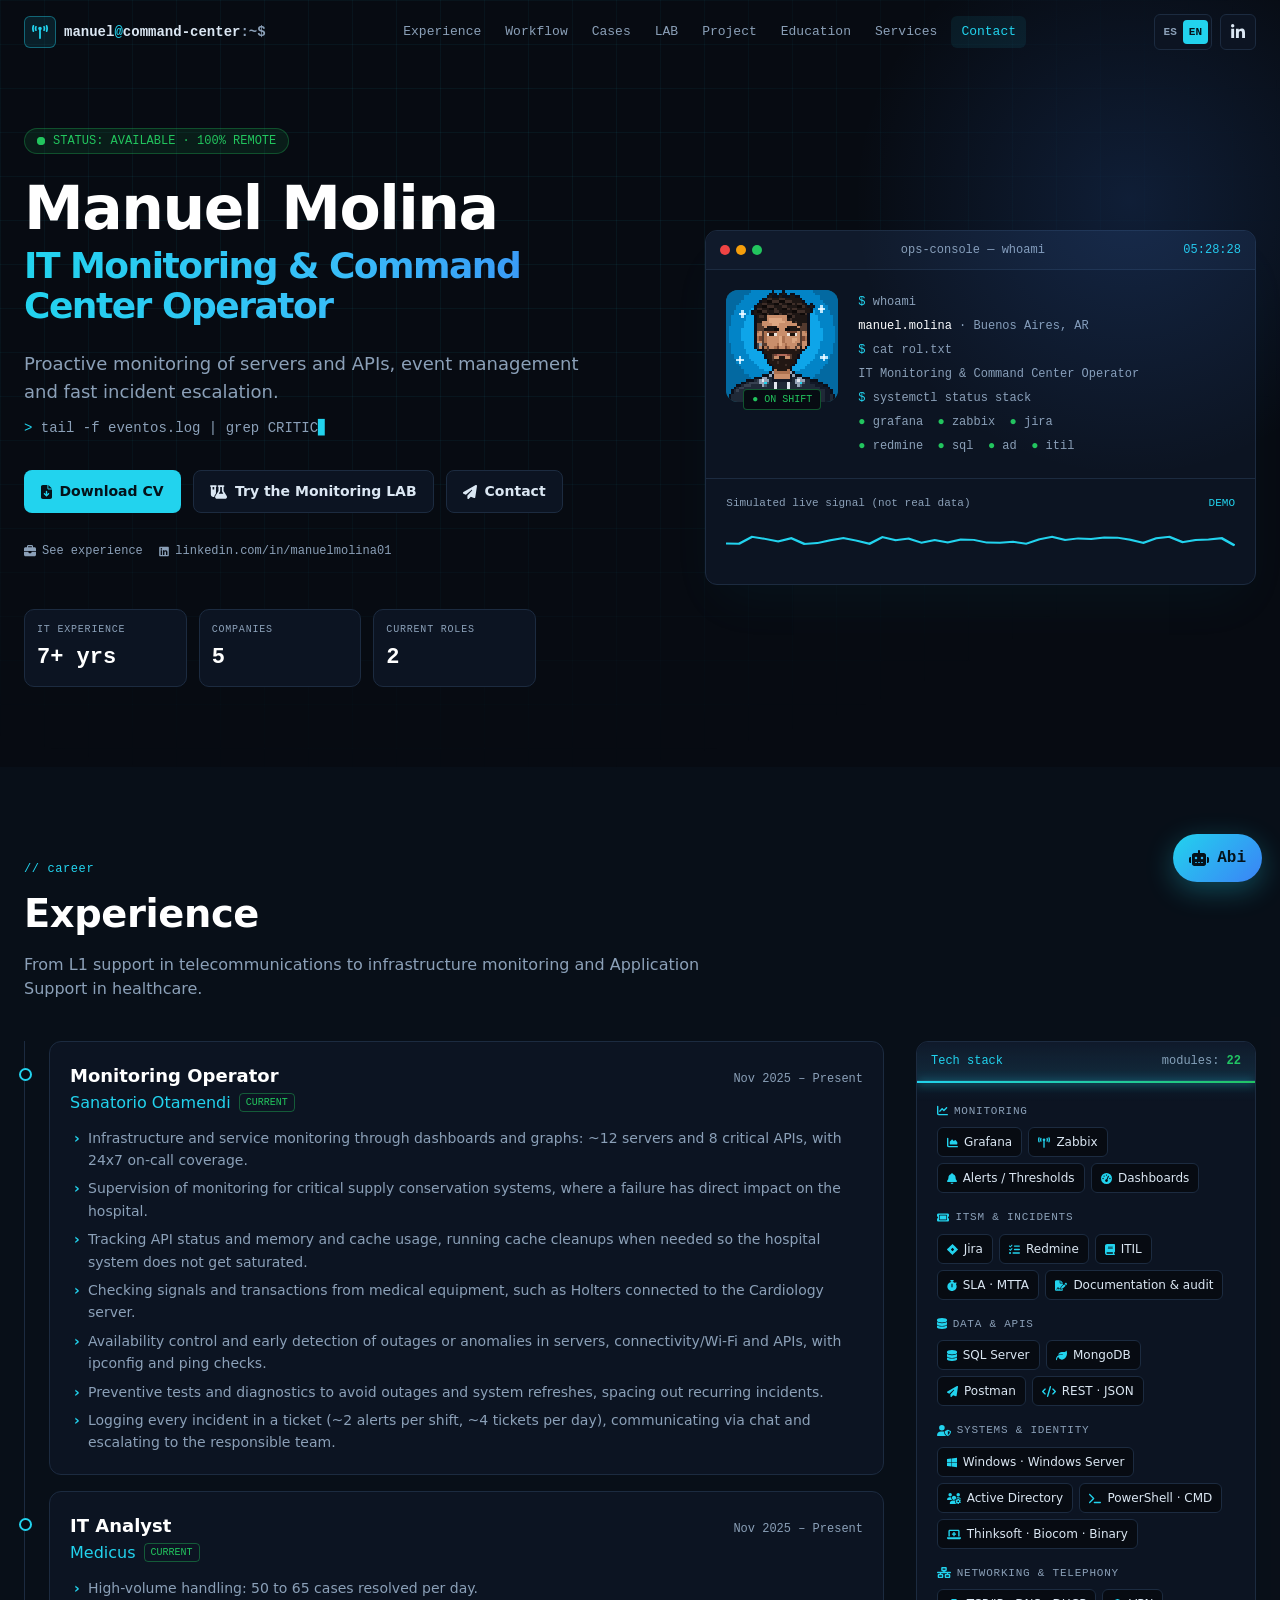
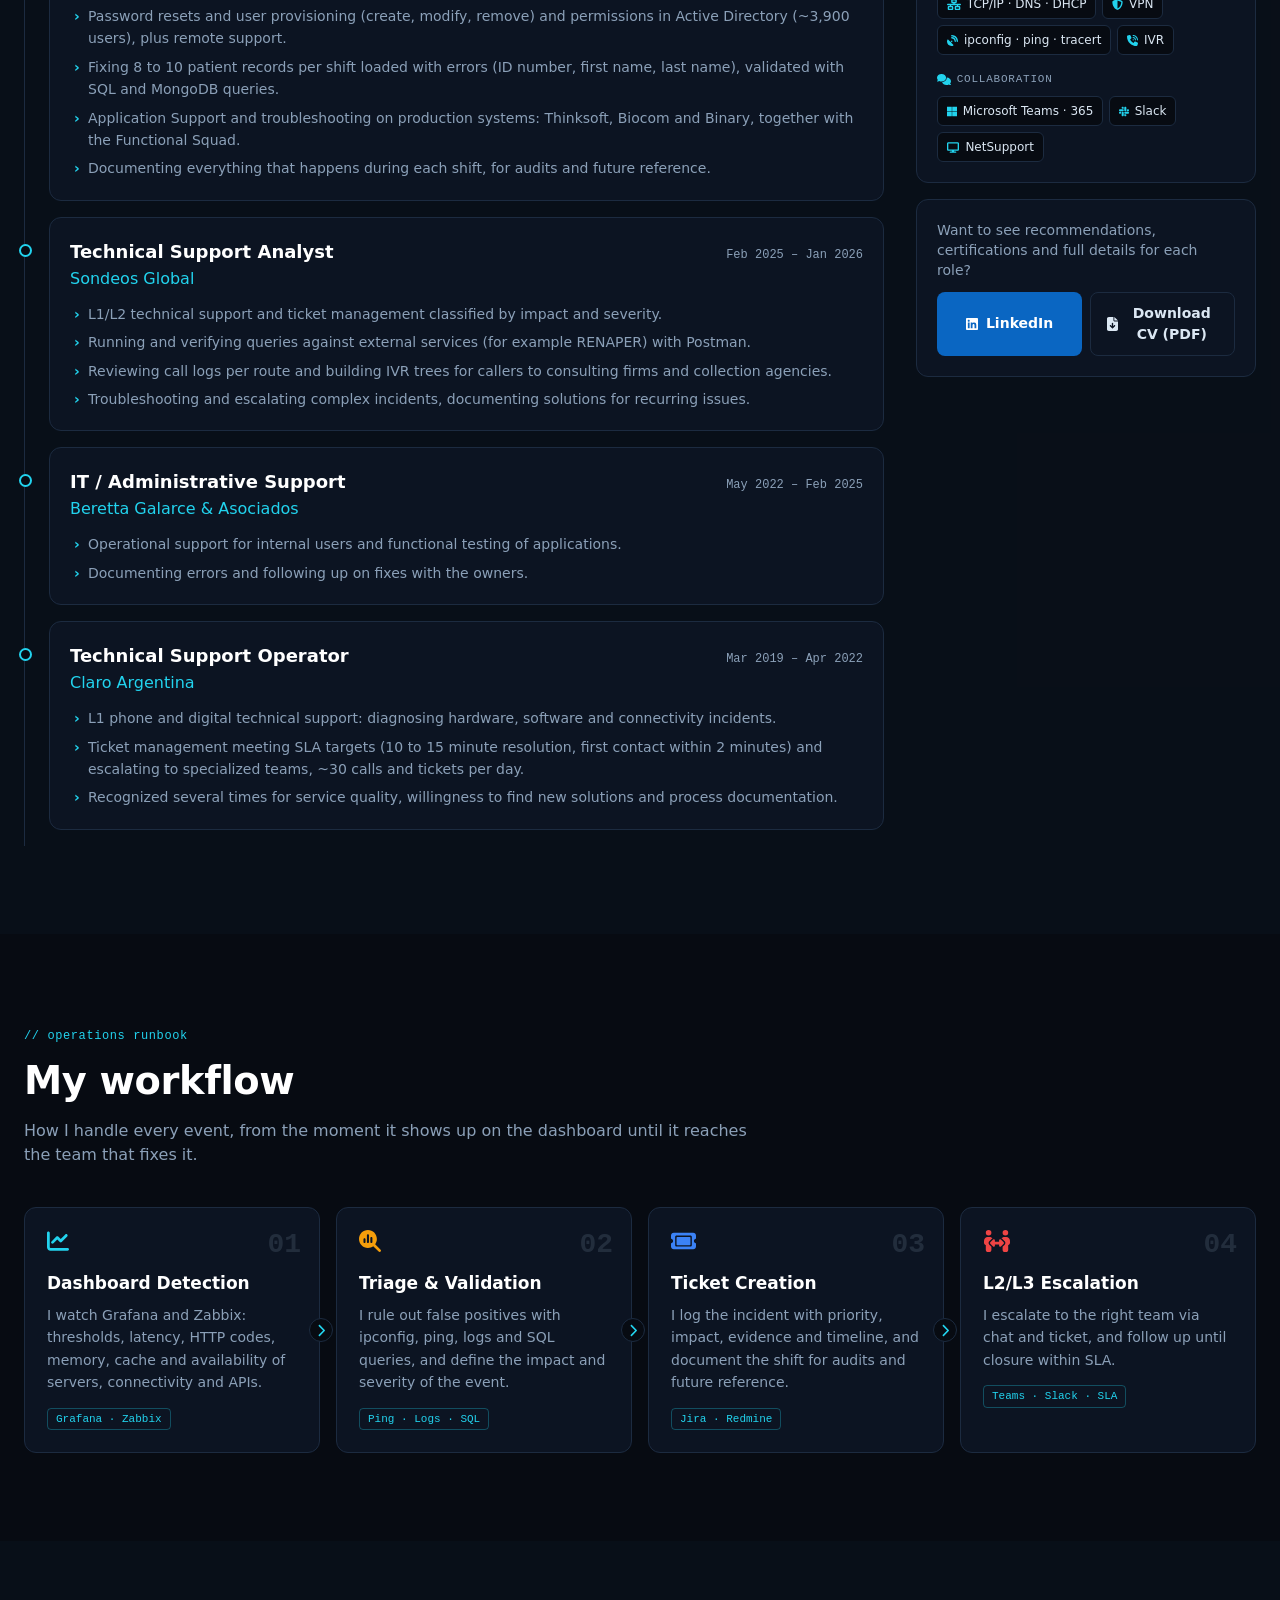
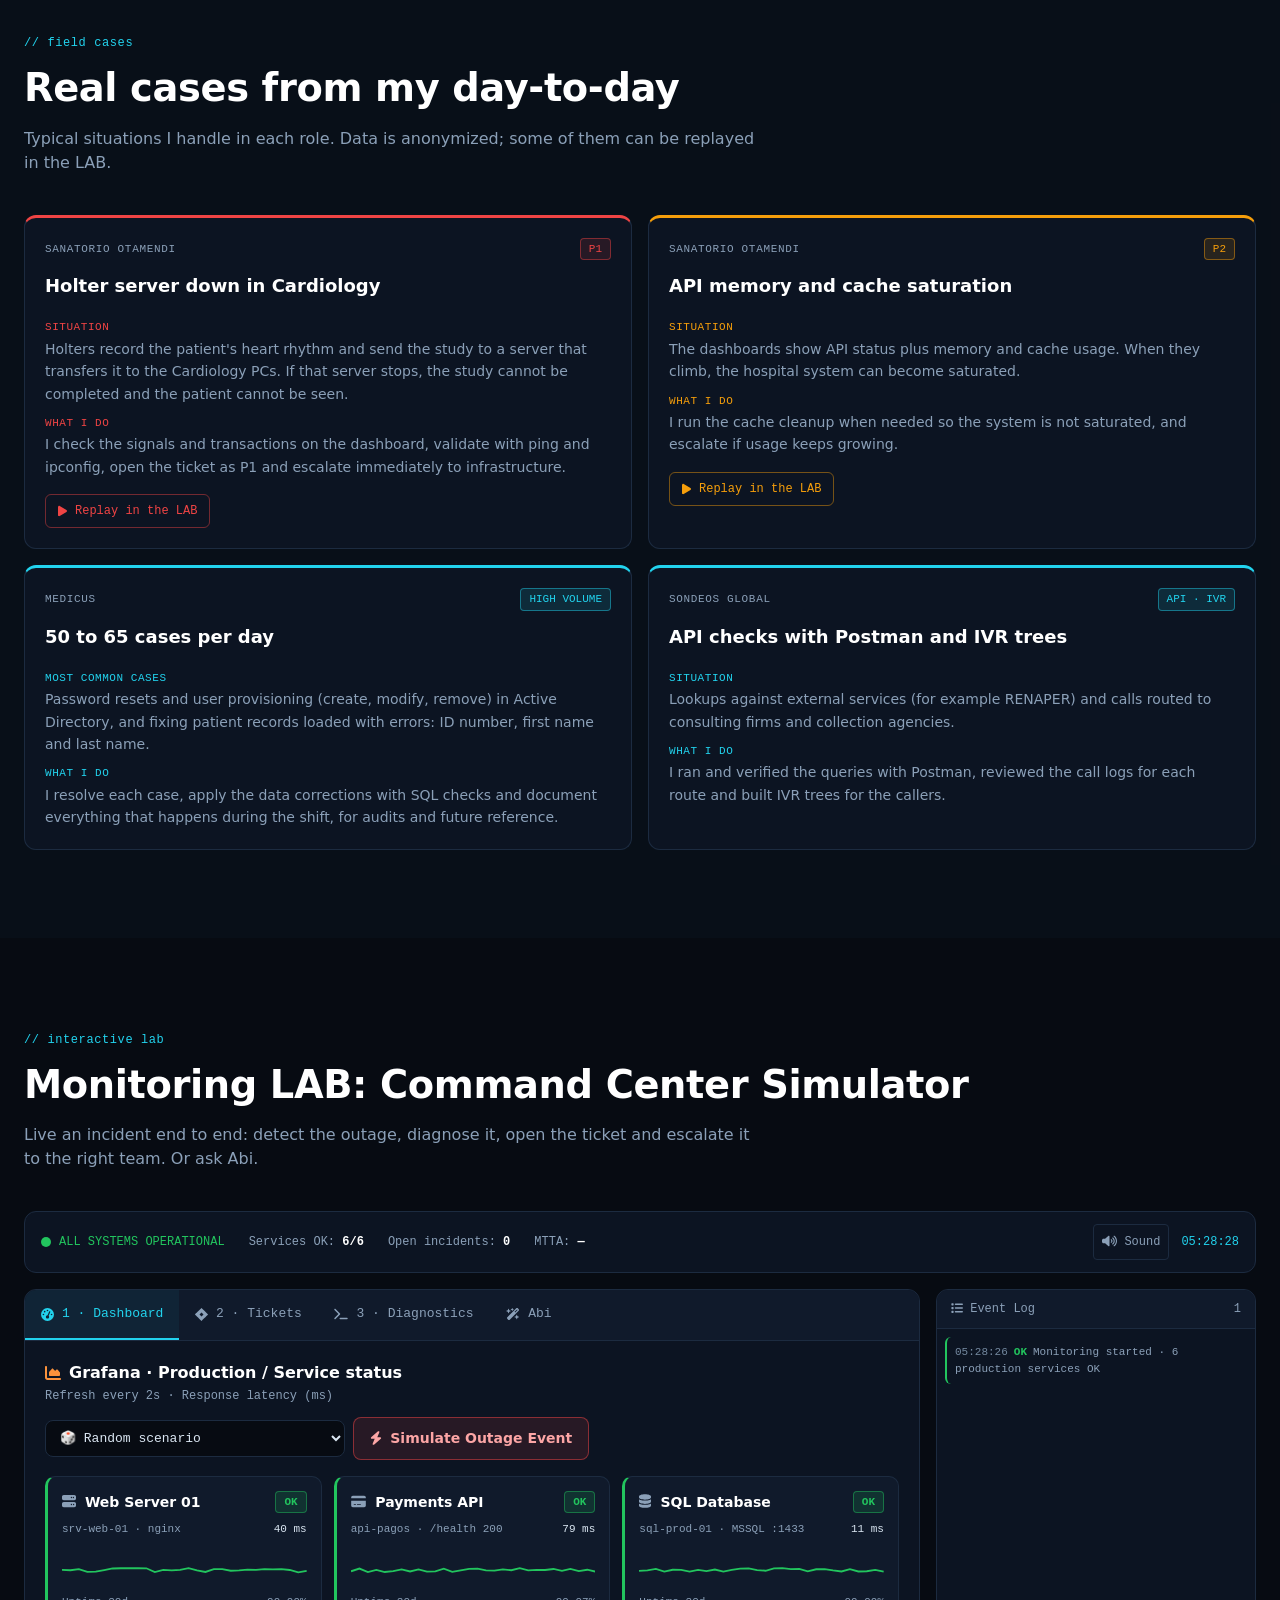
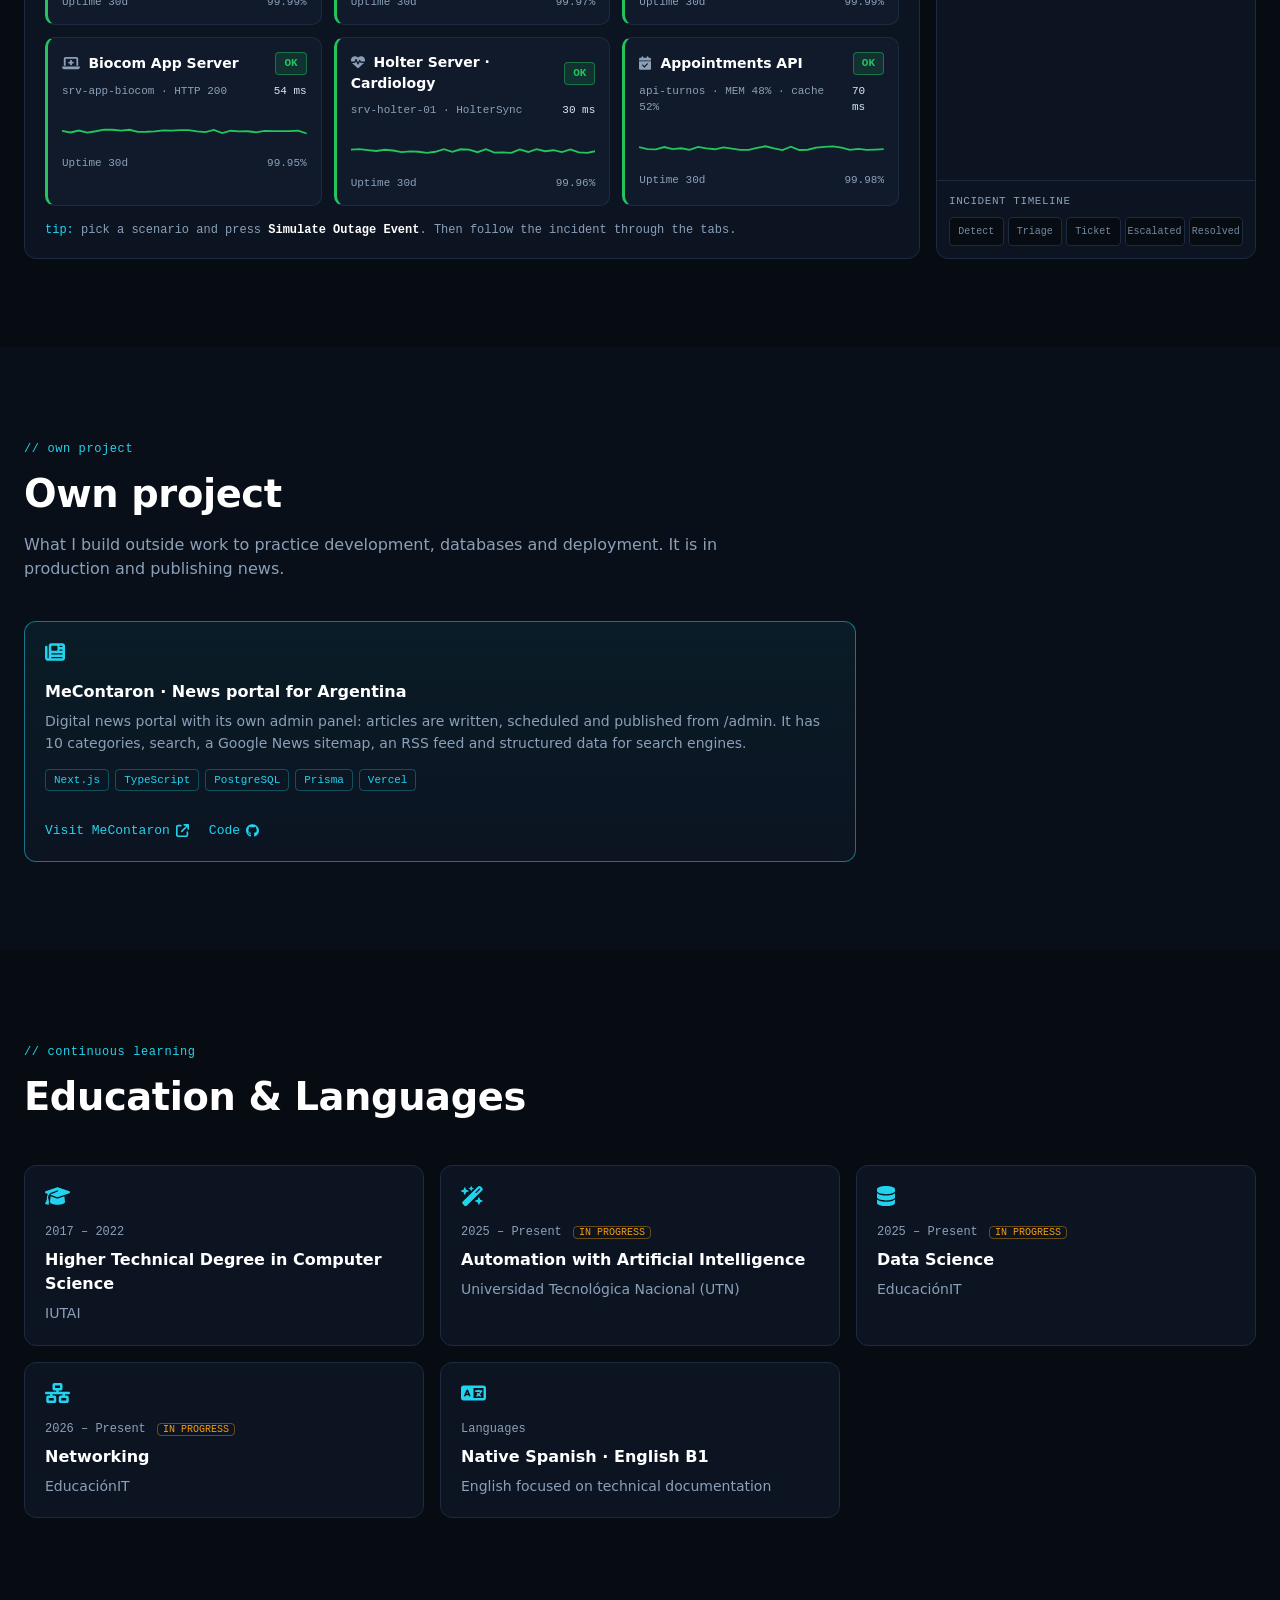
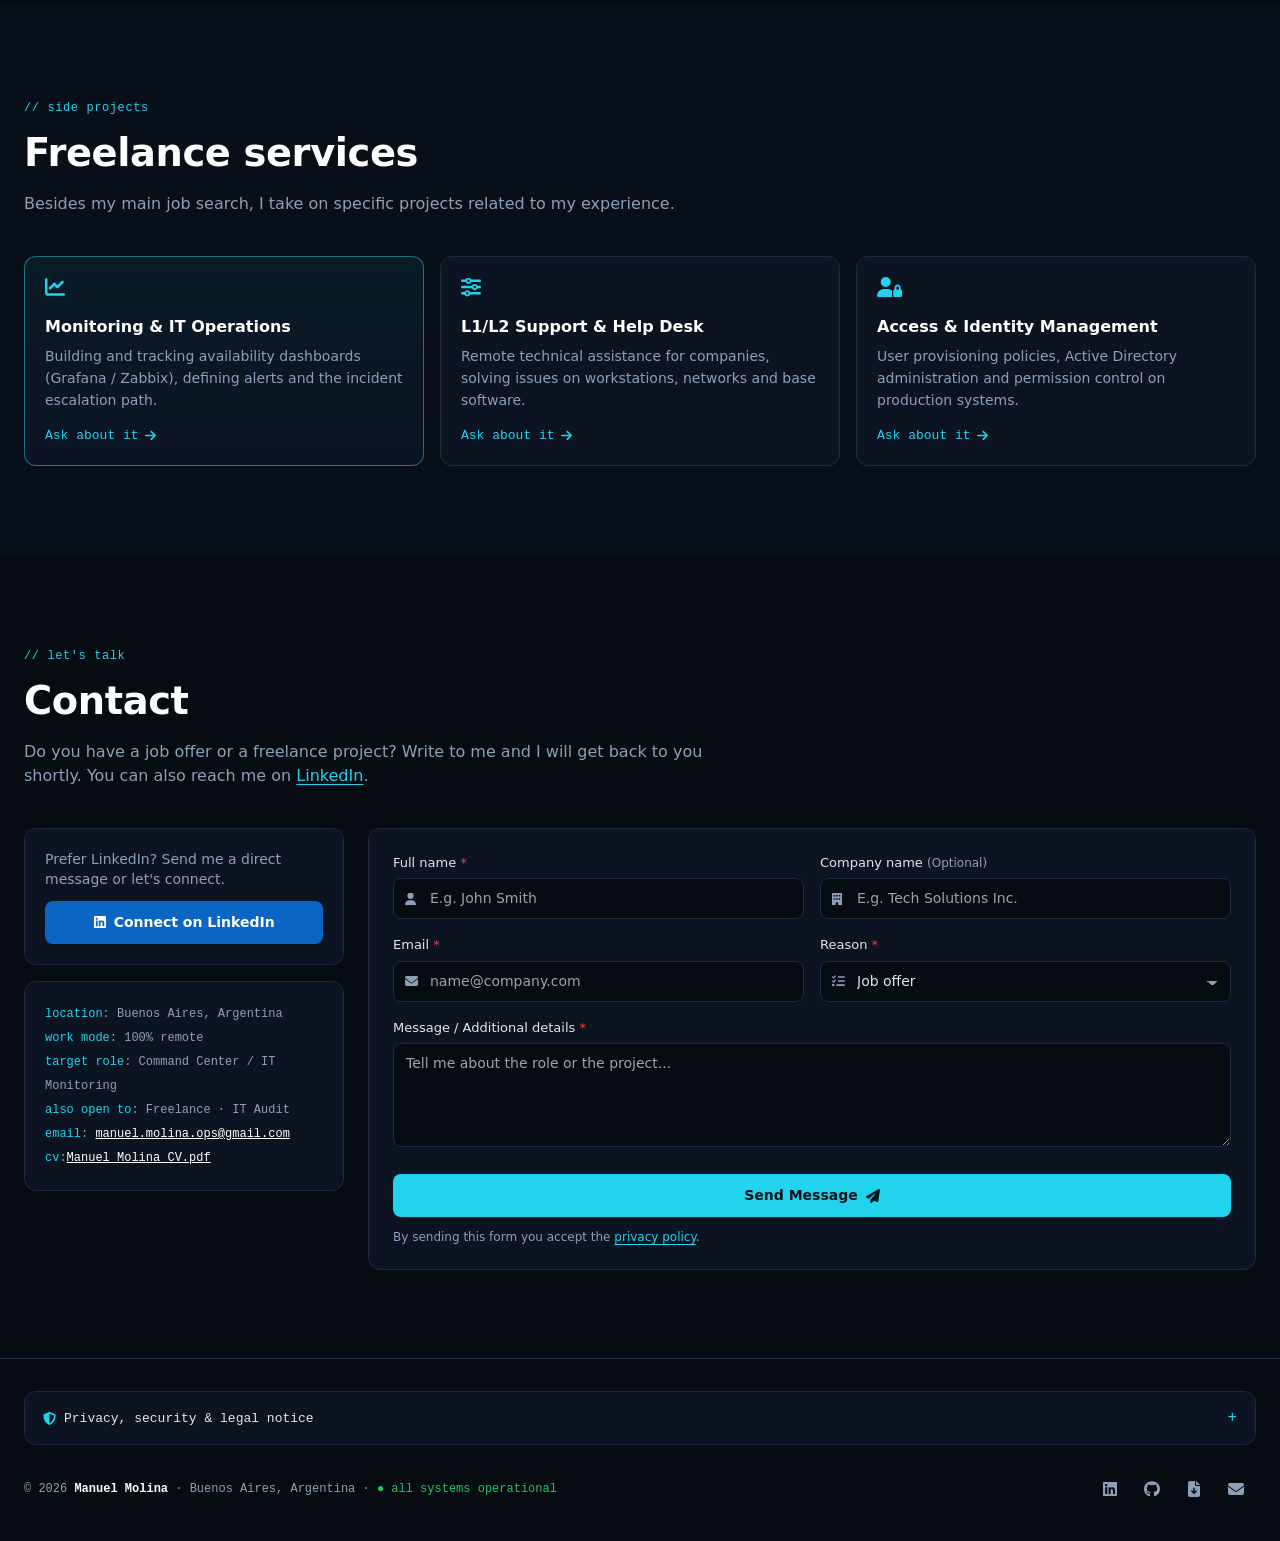
<file: en/index.html>
<!DOCTYPE html>
<html lang="en"><head>
  <meta charset="UTF-8">
  <!-- CSP: sin scripts inline ni de terceros. Si se suma un servicio externo (fuente, API, imagen), agregarlo acá.
       Los estilos inline se permiten porque el sitio usa atributos style (p. ej. --i en los chips). -->
  <meta http-equiv="Content-Security-Policy" content="default-src 'self'; script-src 'self'; style-src 'self' 'unsafe-inline' https://fonts.googleapis.com; font-src https://fonts.gstatic.com; img-src 'self' data:; connect-src 'self' https://formspree.io; form-action https://formspree.io; base-uri 'self'; object-src 'none'">
  <meta name="viewport" content="width=device-width, initial-scale=1.0">
  <meta name="google-site-verification" content="hManoG0iNCVA-FKBOEejzdzk_prNqYOBvr0xnv6tlR8">
  <title>Manuel Molina | IT Monitoring &amp; Command Center Operator</title>
  <meta name="description" content="Manuel Molina — IT Monitoring &amp; Command Center Operator (100% remote). Proactive monitoring of servers and APIs with Grafana and Zabbix, event management, Jira/Redmine ticketing and N2/N3 escalation with ITIL.">
  <meta name="author" content="Manuel Molina">
  <meta name="theme-color" content="#070b12">
  <meta property="og:type" content="website">
  <meta property="og:title" content="Manuel Molina | IT Monitoring &amp; Command Center Operator">
  <meta property="og:description" content="Proactive monitoring of servers and APIs, event management and fast incident escalation. Try the interactive Command Center LAB.">
  <meta property="og:locale" content="en_US">
  <meta property="og:locale:alternate" content="es_AR">
  <meta property="og:url" content="https://thepantera.github.io/mi-portfolio/en/">
  <meta property="og:site_name" content="Manuel Molina — Portfolio">
  <meta property="og:image" content="https://thepantera.github.io/mi-portfolio/og-image.png">
  <meta property="og:image:width" content="1200">
  <meta property="og:image:height" content="627">
  <meta property="og:image:alt" content="Manuel Molina, IT Monitoring &amp; Command Center Operator: pixel art avatar, console and experience data">
  <meta name="twitter:card" content="summary_large_image">
  <link rel="canonical" href="https://thepantera.github.io/mi-portfolio/en/">
  <link rel="alternate" hreflang="es" href="https://thepantera.github.io/mi-portfolio/">
  <link rel="alternate" hreflang="en" href="https://thepantera.github.io/mi-portfolio/en/">
  <link rel="alternate" hreflang="x-default" href="https://thepantera.github.io/mi-portfolio/">
  <script type="application/ld+json">
  {
    "@context": "https://schema.org",
    "@graph": [
      {
        "@type": "Person",
        "@id": "https://thepantera.github.io/mi-portfolio/#persona",
        "name": "Manuel Molina",
        "jobTitle": "IT Monitoring & Command Center Operator",
        "description": "IT Monitoring & Command Center Operator in Buenos Aires, Argentina. Proactive monitoring of servers and APIs, incident management and escalation.",
        "mainEntityOfPage": {
          "@id": "https://thepantera.github.io/mi-portfolio/#sitio"
        },
        "url": "https://thepantera.github.io/mi-portfolio/en/",
        "image": "https://thepantera.github.io/mi-portfolio/avatar-pixel.png",
        "address": {
          "@type": "PostalAddress",
          "addressLocality": "Buenos Aires",
          "addressCountry": "AR"
        },
        "alumniOf": {
          "@type": "EducationalOrganization",
          "name": "IUTAI"
        },
        "knowsLanguage": [
          "es",
          "en"
        ],
        "knowsAbout": [
          "IT Monitoring",
          "Command Center",
          "Grafana",
          "Zabbix",
          "Incident Management",
          "ITIL",
          "Jira",
          "Redmine",
          "SQL Server",
          "MongoDB",
          "Active Directory",
          "Application Support"
        ],
        "sameAs": [
          "https://www.linkedin.com/in/manuelmolina01",
          "https://github.com/ThePantera"
        ]
      },
      {
        "@type": "WebSite",
        "@id": "https://thepantera.github.io/mi-portfolio/#sitio",
        "url": "https://thepantera.github.io/mi-portfolio/en/",
        "name": "Manuel Molina — Portfolio",
        "inLanguage": [
          "es-AR",
          "en"
        ],
        "author": {
          "@id": "https://thepantera.github.io/mi-portfolio/#persona"
        }
      }
    ]
  }
  </script>
  <link rel="icon" type="image/png" href="../favicon.png">
  <link rel="apple-touch-icon" href="../favicon.png">

  <!-- Fuentes (Google Fonts). Los íconos son propios: ver icons.css -->
  <link rel="preconnect" href="https://fonts.googleapis.com">
  <link rel="preconnect" href="https://fonts.gstatic.com" crossorigin="">
  <link href="https://fonts.googleapis.com/css2?family=IBM+Plex+Sans:wght@400;500;600;700&amp;family=JetBrains+Mono:wght@400;500;700&amp;display=swap" rel="stylesheet">

  <!-- Tailwind CSS compilado (ver tailwind.config.js) + estilos propios -->
  <link rel="stylesheet" href="../icons.css?v=20261120">
  <link rel="stylesheet" href="../tailwind.css?v=20261120">
  <link rel="stylesheet" href="../style.css?v=20261120">
</head>
<body class="bg-cc-bg text-cc-text font-sans antialiased">
  <a href="#inicio" class="skip-link" data-en="Skip to content">Skip to content</a>

  <!-- ============ NAVEGACIÓN ============ -->
  <header id="header" class="fixed inset-x-0 top-0 z-50 border-b border-transparent transition-colors">
    <div class="mx-auto flex h-16 max-w-7xl items-center justify-between gap-4 px-4 sm:px-6">
      <a href="#inicio" class="flex min-w-0 items-center gap-2 font-mono text-sm font-bold text-cc-text" aria-label="manuel@command-center:~$ · Manuel Molina">
        <span class="grid h-8 w-8 flex-none place-items-center rounded-md border border-cc-cyan/40 bg-cc-cyan/10 text-cc-cyan"><i class="fa-solid fa-tower-broadcast" aria-hidden="true"></i></span>
        <span class="truncate">manuel<span class="text-cc-cyan">@</span>command-center<span class="text-cc-muted">:~$</span></span>
      </a>

      <nav id="navLinks" class="nav-links" aria-label="Main navigation">
        <a href="#experiencia" class="nav-link" data-en="Experience">Experience</a>
        <a href="#flujo" class="nav-link" data-en="Workflow">Workflow</a>
        <a href="#casos" class="nav-link" data-en="Cases">Cases</a>
        <a href="#lab" class="nav-link">LAB</a>
        <a href="#proyectos" class="nav-link" data-en="Project">Project</a>
        <a href="#formacion" class="nav-link" data-en="Education">Education</a>
        <a href="#servicios" class="nav-link" data-en="Services">Services</a>
        <a href="#contacto" class="nav-link" data-en="Contact">Contact</a>
      </nav>

      <div class="flex flex-none items-center gap-2">
        <button id="langToggle" type="button" class="lang-toggle" aria-label="ES EN · Cambiar a español" title="Español / English">
          <span data-lang="es" aria-hidden="true">ES</span><span data-lang="en" aria-hidden="true">EN</span>
        </button>
        <a href="https://www.linkedin.com/in/manuelmolina01" class="grid h-9 w-9 place-items-center rounded-md border border-cc-line bg-cc-panel text-cc-text transition hover:border-cc-cyan hover:text-cc-cyan" target="_blank" rel="noopener noreferrer" aria-label="LinkedIn" title="LinkedIn">
          <i class="fa-brands fa-linkedin-in" aria-hidden="true"></i>
        </a>
        <button id="menuToggleBtn" class="grid h-9 w-9 place-items-center rounded-md border border-cc-line bg-cc-panel lg:hidden" aria-label="Open menu" aria-expanded="false" aria-controls="navLinks">
          <i class="fa-solid fa-bars" aria-hidden="true"></i>
        </button>
      </div>
    </div>
  </header>

  <main>
    <!-- ============ HERO ============ -->
    <section id="inicio" class="hero relative overflow-hidden pt-28 pb-20 sm:pt-32">
      <div class="hero-grid" aria-hidden="true"></div>
      <div class="relative mx-auto grid max-w-7xl items-center gap-12 px-4 sm:px-6 lg:grid-cols-[1.15fr_1fr]">
        <div>
          <div class="mb-6 inline-flex items-center gap-2 rounded-full border border-cc-ok/30 bg-cc-ok/10 px-3 py-1 font-mono text-xs text-cc-ok">
            <span class="relative flex h-2 w-2"><span class="absolute inline-flex h-full w-full animate-ping rounded-full bg-cc-ok opacity-75"></span><span class="relative inline-flex h-2 w-2 rounded-full bg-cc-ok"></span></span>
            <span data-en="STATUS: AVAILABLE · 100% REMOTE">STATUS: AVAILABLE · 100% REMOTE</span>
          </div>
          <h1 class="text-4xl font-bold leading-tight tracking-tight text-white sm:text-5xl lg:text-6xl">
            Manuel Molina
            <span class="mt-2 block bg-gradient-to-r from-cc-cyan via-sky-400 to-cc-blue bg-clip-text text-2xl text-transparent sm:text-3xl lg:text-4xl">IT Monitoring &amp; Command Center Operator</span>
          </h1>
          <p class="mt-6 max-w-xl text-lg text-cc-muted" data-en="Proactive monitoring of servers and APIs, event management and fast incident escalation.">Proactive monitoring of servers and APIs, event management and fast incident escalation.</p>
          <p class="mt-3 max-w-xl font-mono text-sm text-cc-muted">
            <span class="text-cc-cyan">&gt;</span> <span id="typedText"></span><span class="cursor" aria-hidden="true">▋</span>
          </p>

          <div class="mt-8 flex flex-wrap gap-3">
            <a href="../Manuel_Molina_CV.pdf" class="btn-primary cv-link" download="Manuel_Molina_CV.pdf"><i class="fa-solid fa-file-arrow-down" aria-hidden="true"></i> <span data-en="Download CV">Download CV</span></a>
            <a href="#lab" class="btn-ghost"><i class="fa-solid fa-flask-vial" aria-hidden="true"></i> <span data-en="Try the Monitoring LAB">Try the Monitoring LAB</span></a>
            <a href="#contacto" class="btn-ghost"><i class="fa-solid fa-paper-plane" aria-hidden="true"></i> <span data-en="Contact">Contact</span></a>
          </div>
          <div class="mt-5 flex flex-wrap gap-4 font-mono text-xs text-cc-muted">
            <a href="#experiencia" class="tap hover:text-cc-cyan"><i class="fa-solid fa-briefcase" aria-hidden="true"></i> <span data-en="See experience">See experience</span></a>
            <a href="https://www.linkedin.com/in/manuelmolina01" target="_blank" rel="noopener noreferrer" class="tap hover:text-cc-cyan"><i class="fa-brands fa-linkedin" aria-hidden="true"></i> linkedin.com/in/manuelmolina01</a>
          </div>

          <dl class="mt-10 grid max-w-lg grid-cols-3 gap-3">
            <div class="kpi"><dt data-en="IT experience">IT experience</dt><dd><span class="stat-number" data-target="7">7</span>+ <span data-en="yrs">yrs</span></dd></div>
            <div class="kpi"><dt data-en="Companies">Companies</dt><dd><span class="stat-number" data-target="5">5</span></dd></div>
            <div class="kpi"><dt data-en="Current roles">Current roles</dt><dd><span class="stat-number" data-target="2">2</span></dd></div>
          </dl>
        </div>

        <!-- Terminal de perfil -->
        <div class="panel overflow-hidden shadow-2xl shadow-cyan-500/5">
          <div class="panel-bar">
            <span class="flex gap-1.5"><i class="dot bg-cc-crit"></i><i class="dot bg-cc-warn"></i><i class="dot bg-cc-ok"></i></span>
            <span>ops-console — whoami</span>
            <span id="heroClock" class="text-cc-cyan">--:--:--</span>
          </div>
          <div class="grid gap-5 p-5 sm:grid-cols-[auto_1fr]">
            <div class="relative mx-auto h-28 w-28 sm:mx-0">
              <div class="absolute inset-0 rounded-xl border border-cc-cyan/40 bg-cc-cyan/5"></div>
              <img src="../avatar-pixel.png" alt="Manuel Molina — pixel art" width="112" height="112" class="pixelated relative h-28 w-28 rounded-xl">
              <span class="absolute -bottom-2 left-1/2 -translate-x-1/2 whitespace-nowrap rounded border border-cc-ok/40 bg-cc-bg px-2 py-0.5 font-mono text-[10px] text-cc-ok">● ON SHIFT</span>
            </div>
            <pre class="overflow-x-auto font-mono text-xs leading-6 text-cc-muted"><span class="text-cc-cyan">$</span> whoami
<span class="text-white">manuel.molina</span> · Buenos Aires, AR
<span class="text-cc-cyan">$</span> cat rol.txt
IT Monitoring &amp; Command Center Operator
<span class="text-cc-cyan">$</span> systemctl status stack
<span class="text-cc-ok">●</span> grafana  <span class="text-cc-ok">●</span> zabbix  <span class="text-cc-ok">●</span> jira
<span class="text-cc-ok">●</span> redmine  <span class="text-cc-ok">●</span> sql  <span class="text-cc-ok">●</span> ad  <span class="text-cc-ok">●</span> itil</pre>
          </div>
          <div class="border-t border-cc-line px-5 py-4">
            <div class="mb-2 flex justify-between font-mono text-[11px] text-cc-muted"><span data-en="Simulated live signal (not real data)">Simulated live signal (not real data)</span><span class="text-cc-cyan">DEMO</span></div>
            <svg id="heroSpark" class="h-12 w-full" viewBox="0 0 300 48" preserveAspectRatio="none" aria-hidden="true"><polyline fill="none" stroke="#22d3ee" stroke-width="2" points=""></polyline></svg>
          </div>
        </div>
      </div>
    </section>

    <!-- ============ EXPERIENCIA ============ -->
    <section id="experiencia" class="section bg-cc-panel/40">
      <div class="section-head reveal">
        <span class="eyebrow" data-en="// career">// career</span>
        <h2 data-en="Experience">Experience</h2>
        <p data-en="From L1 support in telecommunications to infrastructure monitoring and Application Support in healthcare.">From L1 support in telecommunications to infrastructure monitoring and Application Support in healthcare.</p>
      </div>

      <div class="mx-auto grid max-w-7xl gap-8 px-4 sm:px-6 lg:grid-cols-[1fr_340px]">
        <ol class="timeline">
          <li class="tl-item reveal">
            <div class="tl-head"><h3 data-en="Monitoring Operator">Monitoring Operator</h3><span class="tl-date" data-en="Nov 2025 – Present">Nov 2025 – Present</span></div>
            <p class="tl-company">Sanatorio Otamendi <span class="tl-live" data-en="CURRENT">CURRENT</span></p>
            <ul>
              <li data-en="Infrastructure and service monitoring through dashboards and graphs: ~12 servers and 8 critical APIs, with 24x7 on-call coverage.">Infrastructure and service monitoring through dashboards and graphs: ~12 servers and 8 critical APIs, with 24x7 on-call coverage.</li>
              <li data-en="Supervision of monitoring for critical supply conservation systems, where a failure has direct impact on the hospital.">Supervision of monitoring for critical supply conservation systems, where a failure has direct impact on the hospital.</li>
              <li data-en="Tracking API status and memory and cache usage, running cache cleanups when needed so the hospital system does not get saturated.">Tracking API status and memory and cache usage, running cache cleanups when needed so the hospital system does not get saturated.</li>
              <li data-en="Checking signals and transactions from medical equipment, such as Holters connected to the Cardiology server.">Checking signals and transactions from medical equipment, such as Holters connected to the Cardiology server.</li>
              <li data-en="Availability control and early detection of outages or anomalies in servers, connectivity/Wi-Fi and APIs, with ipconfig and ping checks.">Availability control and early detection of outages or anomalies in servers, connectivity/Wi-Fi and APIs, with ipconfig and ping checks.</li>
              <li data-en="Preventive tests and diagnostics to avoid outages and system refreshes, spacing out recurring incidents.">Preventive tests and diagnostics to avoid outages and system refreshes, spacing out recurring incidents.</li>
              <li data-en="Logging every incident in a ticket (~2 alerts per shift, ~4 tickets per day), communicating via chat and escalating to the responsible team.">Logging every incident in a ticket (~2 alerts per shift, ~4 tickets per day), communicating via chat and escalating to the responsible team.</li>
            </ul>
          </li>
          <li class="tl-item reveal">
            <div class="tl-head"><h3>IT Analyst</h3><span class="tl-date" data-en="Nov 2025 – Present">Nov 2025 – Present</span></div>
            <p class="tl-company">Medicus <span class="tl-live" data-en="CURRENT">CURRENT</span></p>
            <ul>
              <li data-en="High-volume handling: 50 to 65 cases resolved per day.">High-volume handling: 50 to 65 cases resolved per day.</li>
              <li data-en="Password resets and user provisioning (create, modify, remove) and permissions in Active Directory (~3,900 users), plus remote support.">Password resets and user provisioning (create, modify, remove) and permissions in Active Directory (~3,900 users), plus remote support.</li>
              <li data-en="Fixing 8 to 10 patient records per shift loaded with errors (ID number, first name, last name), validated with SQL and MongoDB queries.">Fixing 8 to 10 patient records per shift loaded with errors (ID number, first name, last name), validated with SQL and MongoDB queries.</li>
              <li data-en="Application Support and troubleshooting on production systems: Thinksoft, Biocom and Binary, together with the Functional Squad.">Application Support and troubleshooting on production systems: Thinksoft, Biocom and Binary, together with the Functional Squad.</li>
              <li data-en="Documenting everything that happens during each shift, for audits and future reference.">Documenting everything that happens during each shift, for audits and future reference.</li>
            </ul>
          </li>
          <li class="tl-item reveal">
            <div class="tl-head"><h3>Technical Support Analyst</h3><span class="tl-date" data-en="Feb 2025 – Jan 2026">Feb 2025 – Jan 2026</span></div>
            <p class="tl-company">Sondeos Global</p>
            <ul>
              <li data-en="L1/L2 technical support and ticket management classified by impact and severity.">L1/L2 technical support and ticket management classified by impact and severity.</li>
              <li data-en="Running and verifying queries against external services (for example RENAPER) with Postman.">Running and verifying queries against external services (for example RENAPER) with Postman.</li>
              <li data-en="Reviewing call logs per route and building IVR trees for callers to consulting firms and collection agencies.">Reviewing call logs per route and building IVR trees for callers to consulting firms and collection agencies.</li>
              <li data-en="Troubleshooting and escalating complex incidents, documenting solutions for recurring issues.">Troubleshooting and escalating complex incidents, documenting solutions for recurring issues.</li>
            </ul>
          </li>
          <li class="tl-item reveal">
            <div class="tl-head"><h3>IT / Administrative Support</h3><span class="tl-date" data-en="May 2022 – Feb 2025">May 2022 – Feb 2025</span></div>
            <p class="tl-company">Beretta Galarce &amp; Asociados</p>
            <ul>
              <li data-en="Operational support for internal users and functional testing of applications.">Operational support for internal users and functional testing of applications.</li>
              <li data-en="Documenting errors and following up on fixes with the owners.">Documenting errors and following up on fixes with the owners.</li>
            </ul>
          </li>
          <li class="tl-item reveal">
            <div class="tl-head"><h3>Technical Support Operator</h3><span class="tl-date" data-en="Mar 2019 – Apr 2022">Mar 2019 – Apr 2022</span></div>
            <p class="tl-company">Claro Argentina</p>
            <ul>
              <li data-en="L1 phone and digital technical support: diagnosing hardware, software and connectivity incidents.">L1 phone and digital technical support: diagnosing hardware, software and connectivity incidents.</li>
              <li data-en="Ticket management meeting SLA targets (10 to 15 minute resolution, first contact within 2 minutes) and escalating to specialized teams, ~30 calls and tickets per day.">Ticket management meeting SLA targets (10 to 15 minute resolution, first contact within 2 minutes) and escalating to specialized teams, ~30 calls and tickets per day.</li>
              <li data-en="Recognized several times for service quality, willingness to find new solutions and process documentation.">Recognized several times for service quality, willingness to find new solutions and process documentation.</li>
            </ul>
          </li>
        </ol>

        <aside class="space-y-4">
          <div class="panel stack-panel overflow-hidden reveal">
            <div class="panel-bar"><span class="text-cc-cyan" data-en="Tech stack">Tech stack</span><span>modules: <b id="stackCount" class="text-cc-ok">0</b></span></div>
            <div class="stack-progress" aria-hidden="true"><span></span></div>
            <div class="space-y-4 p-5">
              <div>
                <p class="stack-cat"><i class="fa-solid fa-chart-line" aria-hidden="true"></i> <span data-en="Monitoring">Monitoring</span></p>
                <ul class="stack-chips"><li class="stack-chip" style="--i:0"><i class="fa-solid fa-chart-area" aria-hidden="true"></i>Grafana</li><li class="stack-chip" style="--i:1"><i class="fa-solid fa-tower-broadcast" aria-hidden="true"></i>Zabbix</li><li class="stack-chip" style="--i:2"><i class="fa-solid fa-bell" aria-hidden="true"></i><span data-en="Alerts / Thresholds">Alerts / Thresholds</span></li><li class="stack-chip" style="--i:3"><i class="fa-solid fa-gauge-high" aria-hidden="true"></i>Dashboards</li></ul>
              </div>
              <div>
                <p class="stack-cat"><i class="fa-solid fa-ticket" aria-hidden="true"></i> <span data-en="ITSM &amp; incidents">ITSM &amp; incidents</span></p>
                <ul class="stack-chips"><li class="stack-chip" style="--i:4"><i class="fa-brands fa-jira" aria-hidden="true"></i>Jira</li><li class="stack-chip" style="--i:5"><i class="fa-solid fa-list-check" aria-hidden="true"></i>Redmine</li><li class="stack-chip" style="--i:6"><i class="fa-solid fa-book" aria-hidden="true"></i>ITIL</li><li class="stack-chip" style="--i:7"><i class="fa-solid fa-stopwatch" aria-hidden="true"></i>SLA · MTTA</li><li class="stack-chip" style="--i:8"><i class="fa-solid fa-file-signature" aria-hidden="true"></i><span data-en="Documentation &amp; audit">Documentation &amp; audit</span></li></ul>
              </div>
              <div>
                <p class="stack-cat"><i class="fa-solid fa-database" aria-hidden="true"></i> <span data-en="Data &amp; APIs">Data &amp; APIs</span></p>
                <ul class="stack-chips"><li class="stack-chip" style="--i:9"><i class="fa-solid fa-database" aria-hidden="true"></i>SQL Server</li><li class="stack-chip" style="--i:10"><i class="fa-solid fa-leaf" aria-hidden="true"></i>MongoDB</li><li class="stack-chip" style="--i:11"><i class="fa-solid fa-paper-plane" aria-hidden="true"></i>Postman</li><li class="stack-chip" style="--i:12"><i class="fa-solid fa-code" aria-hidden="true"></i>REST · JSON</li></ul>
              </div>
              <div>
                <p class="stack-cat"><i class="fa-solid fa-user-shield" aria-hidden="true"></i> <span data-en="Systems &amp; identity">Systems &amp; identity</span></p>
                <ul class="stack-chips"><li class="stack-chip" style="--i:13"><i class="fa-brands fa-windows" aria-hidden="true"></i>Windows · Windows Server</li><li class="stack-chip" style="--i:14"><i class="fa-solid fa-users-gear" aria-hidden="true"></i>Active Directory</li><li class="stack-chip" style="--i:15"><i class="fa-solid fa-terminal" aria-hidden="true"></i>PowerShell · CMD</li><li class="stack-chip" style="--i:16"><i class="fa-solid fa-laptop-medical" aria-hidden="true"></i>Thinksoft · Biocom · Binary</li></ul>
              </div>
              <div>
                <p class="stack-cat"><i class="fa-solid fa-network-wired" aria-hidden="true"></i> <span data-en="Networking &amp; telephony">Networking &amp; telephony</span></p>
                <ul class="stack-chips"><li class="stack-chip" style="--i:17"><i class="fa-solid fa-network-wired" aria-hidden="true"></i>TCP/IP · DNS · DHCP</li><li class="stack-chip" style="--i:18"><i class="fa-solid fa-shield-halved" aria-hidden="true"></i>VPN</li><li class="stack-chip" style="--i:19"><i class="fa-solid fa-satellite-dish" aria-hidden="true"></i>ipconfig · ping · tracert</li><li class="stack-chip" style="--i:20"><i class="fa-solid fa-phone-volume" aria-hidden="true"></i>IVR</li></ul>
              </div>
              <div>
                <p class="stack-cat"><i class="fa-solid fa-comments" aria-hidden="true"></i> <span data-en="Collaboration">Collaboration</span></p>
                <ul class="stack-chips"><li class="stack-chip" style="--i:21"><i class="fa-brands fa-microsoft" aria-hidden="true"></i>Microsoft Teams · 365</li><li class="stack-chip" style="--i:22"><i class="fa-brands fa-slack" aria-hidden="true"></i>Slack</li><li class="stack-chip" style="--i:23"><i class="fa-solid fa-display" aria-hidden="true"></i>NetSupport</li></ul>
              </div>
            </div>
          </div>
          <div class="panel p-5 reveal">
            <p class="text-sm text-cc-muted" data-en="Want to see recommendations, certifications and full details for each role?">Want to see recommendations, certifications and full details for each role?</p>
            <div class="mt-3 grid grid-cols-2 gap-2">
              <a href="https://www.linkedin.com/in/manuelmolina01" class="btn-linkedin justify-center" target="_blank" rel="noopener noreferrer"><i class="fa-brands fa-linkedin" aria-hidden="true"></i> LinkedIn</a>
              <a href="../Manuel_Molina_CV.pdf" class="btn-ghost cv-link justify-center text-center" download="Manuel_Molina_CV.pdf"><i class="fa-solid fa-file-arrow-down" aria-hidden="true"></i> <span data-en="Download CV (PDF)">Download CV (PDF)</span></a>
            </div>
          </div>
        </aside>
      </div>
    </section>

    <!-- ============ FLUJO DE TRABAJO ============ -->
    <section id="flujo" class="section">
      <div class="section-head reveal">
        <span class="eyebrow" data-en="// operations runbook">// operations runbook</span>
        <h2 data-en="My workflow">My workflow</h2>
        <p data-en="How I handle every event, from the moment it shows up on the dashboard until it reaches the team that fixes it.">How I handle every event, from the moment it shows up on the dashboard until it reaches the team that fixes it.</p>
      </div>
      <ol class="mx-auto grid max-w-7xl gap-4 px-4 sm:px-6 md:grid-cols-2 lg:grid-cols-4">
        <li class="flow-card reveal">
          <span class="flow-step">01</span>
          <i class="fa-solid fa-chart-line flow-icon text-cc-cyan" aria-hidden="true"></i>
          <h3 data-en="Dashboard Detection">Dashboard Detection</h3>
          <p data-en="I watch Grafana and Zabbix: thresholds, latency, HTTP codes, memory, cache and availability of servers, connectivity and APIs.">I watch Grafana and Zabbix: thresholds, latency, HTTP codes, memory, cache and availability of servers, connectivity and APIs.</p>
          <span class="flow-tag">Grafana · Zabbix</span>
        </li>
        <li class="flow-card reveal">
          <span class="flow-step">02</span>
          <i class="fa-solid fa-magnifying-glass-chart flow-icon text-cc-warn" aria-hidden="true"></i>
          <h3 data-en="Triage &amp; Validation">Triage &amp; Validation</h3>
          <p data-en="I rule out false positives with ipconfig, ping, logs and SQL queries, and define the impact and severity of the event.">I rule out false positives with ipconfig, ping, logs and SQL queries, and define the impact and severity of the event.</p>
          <span class="flow-tag">Ping · Logs · SQL</span>
        </li>
        <li class="flow-card reveal">
          <span class="flow-step">03</span>
          <i class="fa-solid fa-ticket flow-icon text-cc-blue" aria-hidden="true"></i>
          <h3 data-en="Ticket Creation">Ticket Creation</h3>
          <p data-en="I log the incident with priority, impact, evidence and timeline, and document the shift for audits and future reference.">I log the incident with priority, impact, evidence and timeline, and document the shift for audits and future reference.</p>
          <span class="flow-tag">Jira · Redmine</span>
        </li>
        <li class="flow-card reveal">
          <span class="flow-step">04</span>
          <i class="fa-solid fa-people-arrows flow-icon text-cc-crit" aria-hidden="true"></i>
          <h3 data-en="L2/L3 Escalation">L2/L3 Escalation</h3>
          <p data-en="I escalate to the right team via chat and ticket, and follow up until closure within SLA.">I escalate to the right team via chat and ticket, and follow up until closure within SLA.</p>
          <span class="flow-tag">Teams · Slack · SLA</span>
        </li>
      </ol>
    </section>

    <!-- ============ CASOS REALES ============ -->
    <section id="casos" class="section bg-cc-panel/40">
      <div class="section-head reveal">
        <span class="eyebrow" data-en="// field cases">// field cases</span>
        <h2 data-en="Real cases from my day-to-day">Real cases from my day-to-day</h2>
        <p data-en="Typical situations I handle in each role. Data is anonymized; some of them can be replayed in the LAB.">Typical situations I handle in each role. Data is anonymized; some of them can be replayed in the LAB.</p>
      </div>
      <div class="mx-auto grid max-w-7xl gap-4 px-4 sm:px-6 md:grid-cols-2">
        <article class="case-card crit reveal">
          <div class="case-head"><span class="case-org">Sanatorio Otamendi</span><span class="case-sev">P1</span></div>
          <h3 data-en="Holter server down in Cardiology">Holter server down in Cardiology</h3>
          <dl class="case-body">
            <dt data-en="Situation">Situation</dt>
            <dd data-en="Holters record the patient's heart rhythm and send the study to a server that transfers it to the Cardiology PCs. If that server stops, the study cannot be completed and the patient cannot be seen.">Holters record the patient's heart rhythm and send the study to a server that transfers it to the Cardiology PCs. If that server stops, the study cannot be completed and the patient cannot be seen.</dd>
            <dt data-en="What I do">What I do</dt>
            <dd data-en="I check the signals and transactions on the dashboard, validate with ping and ipconfig, open the ticket as P1 and escalate immediately to infrastructure.">I check the signals and transactions on the dashboard, validate with ping and ipconfig, open the ticket as P1 and escalate immediately to infrastructure.</dd>
          </dl>
          <button type="button" class="case-lab" data-scenario="holter"><i class="fa-solid fa-play" aria-hidden="true"></i> <span data-en="Replay in the LAB">Replay in the LAB</span></button>
        </article>

        <article class="case-card warn reveal">
          <div class="case-head"><span class="case-org">Sanatorio Otamendi</span><span class="case-sev">P2</span></div>
          <h3 data-en="API memory and cache saturation">API memory and cache saturation</h3>
          <dl class="case-body">
            <dt data-en="Situation">Situation</dt>
            <dd data-en="The dashboards show API status plus memory and cache usage. When they climb, the hospital system can become saturated.">The dashboards show API status plus memory and cache usage. When they climb, the hospital system can become saturated.</dd>
            <dt data-en="What I do">What I do</dt>
            <dd data-en="I run the cache cleanup when needed so the system is not saturated, and escalate if usage keeps growing.">I run the cache cleanup when needed so the system is not saturated, and escalate if usage keeps growing.</dd>
          </dl>
          <button type="button" class="case-lab" data-scenario="turnos"><i class="fa-solid fa-play" aria-hidden="true"></i> <span data-en="Replay in the LAB">Replay in the LAB</span></button>
        </article>

        <article class="case-card info reveal">
          <div class="case-head"><span class="case-org">Medicus</span><span class="case-sev" data-en="HIGH VOLUME">HIGH VOLUME</span></div>
          <h3 data-en="50 to 65 cases per day">50 to 65 cases per day</h3>
          <dl class="case-body">
            <dt data-en="Most common cases">Most common cases</dt>
            <dd data-en="Password resets and user provisioning (create, modify, remove) in Active Directory, and fixing patient records loaded with errors: ID number, first name and last name.">Password resets and user provisioning (create, modify, remove) in Active Directory, and fixing patient records loaded with errors: ID number, first name and last name.</dd>
            <dt data-en="What I do">What I do</dt>
            <dd data-en="I resolve each case, apply the data corrections with SQL checks and document everything that happens during the shift, for audits and future reference.">I resolve each case, apply the data corrections with SQL checks and document everything that happens during the shift, for audits and future reference.</dd>
          </dl>
        </article>

        <article class="case-card info reveal">
          <div class="case-head"><span class="case-org">Sondeos Global</span><span class="case-sev">API · IVR</span></div>
          <h3 data-en="API checks with Postman and IVR trees">API checks with Postman and IVR trees</h3>
          <dl class="case-body">
            <dt data-en="Situation">Situation</dt>
            <dd data-en="Lookups against external services (for example RENAPER) and calls routed to consulting firms and collection agencies.">Lookups against external services (for example RENAPER) and calls routed to consulting firms and collection agencies.</dd>
            <dt data-en="What I do">What I do</dt>
            <dd data-en="I ran and verified the queries with Postman, reviewed the call logs for each route and built IVR trees for the callers.">I ran and verified the queries with Postman, reviewed the call logs for each route and built IVR trees for the callers.</dd>
          </dl>
        </article>
      </div>
    </section>

    <!-- ============ LAB: SIMULADOR DE COMMAND CENTER ============ -->
    <section id="lab" class="section">
      <div class="section-head reveal">
        <span class="eyebrow" data-en="// interactive lab">// interactive lab</span>
        <h2 data-en="Monitoring LAB: Command Center Simulator">Monitoring LAB: Command Center Simulator</h2>
        <p data-en="Live an incident end to end: detect the outage, diagnose it, open the ticket and escalate it to the right team. Or ask Abi.">Live an incident end to end: detect the outage, diagnose it, open the ticket and escalate it to the right team. Or ask Abi.</p>
      </div>

      <div class="mx-auto max-w-7xl px-4 sm:px-6">
        <!-- Barra de estado global -->
        <div class="panel mb-4 flex flex-wrap items-center gap-x-6 gap-y-2 px-4 py-3 font-mono text-xs">
          <span class="flex items-center gap-2"><span id="globalDot" class="h-2.5 w-2.5 rounded-full bg-cc-ok"></span><span id="globalStatus" class="text-cc-ok">ALL SYSTEMS OPERATIONAL</span></span>
          <span class="text-cc-muted"><span data-en="Services OK">Services OK</span>: <b id="svcOkCount" class="text-white">6/6</b></span>
          <span class="text-cc-muted"><span data-en="Open incidents">Open incidents</span>: <b id="openIncidents" class="text-white">0</b></span>
          <span class="text-cc-muted">MTTA: <b id="mttaValue" class="text-white">—</b></span>
          <span class="ml-auto flex items-center gap-3">
            <button id="soundToggle" type="button" class="rounded border border-cc-line px-2 py-1 text-cc-muted hover:text-cc-cyan" aria-pressed="true"><i class="fa-solid fa-volume-high" aria-hidden="true"></i> <span data-en="Sound">Sound</span></button>
            <span id="labClock" class="text-cc-cyan">--:--:--</span>
          </span>
        </div>

        <div class="grid gap-4 lg:grid-cols-[1fr_320px]">
          <div class="panel min-w-0 overflow-hidden">
            <!-- Pestañas -->
            <div class="tabs" role="tablist" aria-label="LAB">
              <button class="tab" role="tab" id="tab-dash" aria-controls="panel-dash" aria-selected="true"><i class="fa-solid fa-gauge-high" aria-hidden="true"></i> <span>1 · Dashboard</span></button>
              <button class="tab" role="tab" id="tab-jira" aria-controls="panel-jira" aria-selected="false" tabindex="-1"><i class="fa-brands fa-jira" aria-hidden="true"></i> <span>2 · Tickets</span><span id="jiraBadge" class="tab-badge hidden">1</span></button>
              <button class="tab" role="tab" id="tab-console" aria-controls="panel-console" aria-selected="false" tabindex="-1"><i class="fa-solid fa-terminal" aria-hidden="true"></i> <span data-en="3 · Diagnostics">3 · Diagnostics</span></button>
              <button class="tab" role="tab" id="tab-abi" aria-controls="panel-abi" aria-selected="false" tabindex="-1"><i class="fa-solid fa-wand-magic-sparkles" aria-hidden="true"></i> <span>Abi</span></button>
            </div>

            <!-- WIDGET 1: DASHBOARD -->
            <div class="tab-panel" role="tabpanel" id="panel-dash" aria-labelledby="tab-dash">
              <div class="mb-4 flex flex-wrap items-end justify-between gap-3">
                <div>
                  <h3 class="widget-title"><i class="fa-solid fa-chart-area text-orange-400" aria-hidden="true"></i> <span data-en="Grafana · Production / Service status">Grafana · Production / Service status</span></h3>
                  <p class="widget-sub" data-en="Refresh every 2s · Response latency (ms)">Refresh every 2s · Response latency (ms)</p>
                </div>
                <div class="flex flex-wrap items-center gap-2">
                  <label class="sr-only" for="scenarioSelect" data-en="Scenario">Scenario</label>
                  <select id="scenarioSelect" class="scenario-select">
                    <option value="random" data-en="🎲 Random scenario">🎲 Random scenario</option>
                    <option value="biocom" data-en="App Biocom · HTTP 500">App Biocom · HTTP 500</option>
                    <option value="holter" data-en="Holter server · Cardiology">Holter server · Cardiology</option>
                    <option value="sql" data-en="SQL · disk almost full">SQL · disk almost full</option>
                    <option value="turnos" data-en="Appointments API · memory &amp; cache">Appointments API · memory &amp; cache</option>
                  </select>
                  <button id="simulateBtn" class="btn-danger"><i class="fa-solid fa-bolt" aria-hidden="true"></i> <span data-en="Simulate Outage Event">Simulate Outage Event</span></button>
                </div>
              </div>
              <div id="svcGrid" class="grid gap-3 sm:grid-cols-2 xl:grid-cols-3">
                <article class="svc" data-svc="web" data-state="ok" data-host="srv-web-01" data-detail="nginx">
                  <header><span><i class="fa-solid fa-server" aria-hidden="true"></i> <span data-en="Web Server 01">Web Server 01</span></span><b class="svc-badge">OK</b></header>
                  <div class="svc-row"><span class="svc-host">srv-web-01 · nginx</span><span class="svc-lat">— ms</span></div>
                  <svg class="spark" viewBox="0 0 200 40" preserveAspectRatio="none" aria-hidden="true"><polyline points=""></polyline></svg>
                  <div class="svc-row"><span>Uptime 30d</span><span>99.99%</span></div>
                </article>
                <article class="svc" data-svc="api" data-state="ok" data-host="api-pagos" data-detail="/health 200">
                  <header><span><i class="fa-solid fa-credit-card" aria-hidden="true"></i> <span data-en="Payments API">Payments API</span></span><b class="svc-badge">OK</b></header>
                  <div class="svc-row"><span class="svc-host">api-pagos · /health 200</span><span class="svc-lat">— ms</span></div>
                  <svg class="spark" viewBox="0 0 200 40" preserveAspectRatio="none" aria-hidden="true"><polyline points=""></polyline></svg>
                  <div class="svc-row"><span>Uptime 30d</span><span>99.97%</span></div>
                </article>
                <article class="svc" data-svc="sql" data-state="ok" data-host="sql-prod-01" data-detail="MSSQL :1433">
                  <header><span><i class="fa-solid fa-database" aria-hidden="true"></i> <span data-en="SQL Database">SQL Database</span></span><b class="svc-badge">OK</b></header>
                  <div class="svc-row"><span class="svc-host">sql-prod-01 · MSSQL :1433</span><span class="svc-lat">— ms</span></div>
                  <svg class="spark" viewBox="0 0 200 40" preserveAspectRatio="none" aria-hidden="true"><polyline points=""></polyline></svg>
                  <div class="svc-row"><span>Uptime 30d</span><span>99.99%</span></div>
                </article>
                <article class="svc" data-svc="biocom" data-state="ok" data-host="srv-app-biocom" data-detail="HTTP 200">
                  <header><span><i class="fa-solid fa-laptop-medical" aria-hidden="true"></i> <span data-en="Biocom App Server">Biocom App Server</span></span><b class="svc-badge">OK</b></header>
                  <div class="svc-row"><span class="svc-host">srv-app-biocom · HTTP 200</span><span class="svc-lat">— ms</span></div>
                  <svg class="spark" viewBox="0 0 200 40" preserveAspectRatio="none" aria-hidden="true"><polyline points=""></polyline></svg>
                  <div class="svc-row"><span>Uptime 30d</span><span>99.95%</span></div>
                </article>
                <article class="svc" data-svc="holter" data-state="ok" data-host="srv-holter-01" data-detail="HolterSync">
                  <header><span><i class="fa-solid fa-heart-pulse" aria-hidden="true"></i> <span data-en="Holter Server · Cardiology">Holter Server · Cardiology</span></span><b class="svc-badge">OK</b></header>
                  <div class="svc-row"><span class="svc-host">srv-holter-01 · HolterSync</span><span class="svc-lat">— ms</span></div>
                  <svg class="spark" viewBox="0 0 200 40" preserveAspectRatio="none" aria-hidden="true"><polyline points=""></polyline></svg>
                  <div class="svc-row"><span>Uptime 30d</span><span>99.96%</span></div>
                </article>
                <article class="svc" data-svc="turnos" data-state="ok" data-host="api-turnos" data-detail="MEM 48% · cache 52%">
                  <header><span><i class="fa-solid fa-calendar-check" aria-hidden="true"></i> <span data-en="Appointments API">Appointments API</span></span><b class="svc-badge">OK</b></header>
                  <div class="svc-row"><span class="svc-host">api-turnos · MEM 48% · cache 52%</span><span class="svc-lat">— ms</span></div>
                  <svg class="spark" viewBox="0 0 200 40" preserveAspectRatio="none" aria-hidden="true"><polyline points=""></polyline></svg>
                  <div class="svc-row"><span>Uptime 30d</span><span>99.98%</span></div>
                </article>
              </div>
              <button type="button" class="svc-action hidden" id="openIncidentBtn"><i class="fa-solid fa-triangle-exclamation" aria-hidden="true"></i> <span data-en="View event · Log &amp; Escalate Incident">View event · Log &amp; Escalate Incident</span></button>
              <p id="dashHint" class="mt-4 font-mono text-xs text-cc-muted"></p>
            </div>

            <!-- WIDGET 2: JIRA -->
            <div class="tab-panel hidden" role="tabpanel" id="panel-jira" aria-labelledby="tab-jira">
              <div id="jiraEmpty" class="empty-state">
                <i class="fa-solid fa-circle-check text-3xl text-cc-ok" aria-hidden="true"></i>
                <p class="mt-3 text-white" data-en="No active incidents">No active incidents</p>
                <p class="mt-1 text-sm text-cc-muted" data-en="Trigger an event from the Dashboard and click the affected service.">Trigger an event from the Dashboard and click the affected service.</p>
                <button type="button" class="btn-ghost mt-4" data-goto="dash"><i class="fa-solid fa-gauge-high" aria-hidden="true"></i> <span data-en="Go to Dashboard">Go to Dashboard</span></button>
              </div>

              <form id="jiraForm" class="hidden" novalidate="">
                <div class="mb-4 flex flex-wrap items-center justify-between gap-2">
                  <h3 class="widget-title"><i class="fa-brands fa-jira text-cc-blue" aria-hidden="true"></i> <span data-en="Create incident">Create incident</span> · <span id="ticketKey" class="font-mono text-cc-cyan">MON-1042</span></h3>
                  <span id="ticketStatus" class="ticket-status" data-status="open"></span>
                </div>
                <div class="grid gap-3 sm:grid-cols-2">
                  <label class="field sm:col-span-2"><span data-en="Summary">Summary</span><input id="jSummary" type="text" readonly=""></label>
                  <label class="field"><span data-en="Priority">Priority</span>
                    <select id="jPriority">
                      <option value="P1" data-en="P1 - High (Service Down)">P1 - High (Service Down)</option>
                      <option value="P2" data-en="P2 - Medium (Degraded / Risk)">P2 - Medium (Degraded / Risk)</option>
                      <option value="P3" data-en="P3 - Low">P3 - Low</option>
                    </select>
                  </label>
                  <label class="field"><span data-en="Impact">Impact</span>
                    <select id="jImpact">
                      <option value="users" data-en="Production / Users Affected">Production / Users Affected</option>
                      <option value="patients" data-en="Production / Patient Care Affected">Production / Patient Care Affected</option>
                      <option value="risk" data-en="Production / Degradation Risk (preventive)">Production / Degradation Risk (preventive)</option>
                      <option value="test" data-en="Test environment">Test environment</option>
                    </select>
                  </label>
                  <fieldset class="field sm:col-span-2">
                    <legend data-en="Escalation target team">Escalation target team</legend>
                    <div class="grid gap-2 sm:grid-cols-2">
                      <label class="team-opt"><input type="radio" name="jTeam" value="infra" checked=""> <span><b data-en="Infrastructure Team L2">Infrastructure Team L2</b><small data-en="Network, servers, databases, storage">Network, servers, databases, storage</small></span></label>
                      <label class="team-opt"><input type="radio" name="jTeam" value="devs"> <span><b data-en="Dev Team (L3)">Dev Team (L3)</b><small data-en="Application code, memory leaks, deploys">Application code, memory leaks, deploys</small></span></label>
                    </div>
                  </fieldset>
                  <label class="field"><span data-en="Notification channel">Notification channel</span>
                    <select id="jChannel"><option value="teams">Microsoft Teams</option><option value="slack">Slack</option></select>
                  </label>
                  <label class="field"><span data-en="Detected by">Detected by</span><input type="text" value="Manuel Molina · Command Center L1" readonly=""></label>
                  <label class="field sm:col-span-2"><span data-en="Description and evidence">Description and evidence</span><textarea id="jDesc" rows="7" readonly=""></textarea></label>
                </div>
                <p id="evidenceHint" class="mt-2 font-mono text-xs"></p>
                <div class="mt-4 flex flex-wrap gap-3">
                  <button type="submit" id="escalateBtn" class="btn-primary"><i class="fa-solid fa-arrow-up-right-dots" aria-hidden="true"></i> <span data-en="Escalate Ticket">Escalate Ticket</span></button>
                  <button type="button" id="resolveBtn" class="btn-ghost hidden"><i class="fa-solid fa-screwdriver-wrench" aria-hidden="true"></i> <span data-en="Simulate resolution by the team">Simulate resolution by the team</span></button>
                  <button type="button" id="resetBtn" class="btn-ghost hidden"><i class="fa-solid fa-rotate-left" aria-hidden="true"></i> <span data-en="Reset scenario">Reset scenario</span></button>
                </div>
                <div id="chatMsg" class="chat-msg mt-5 hidden" aria-live="polite"></div>
              </form>
            </div>

            <!-- WIDGET 3: CONSOLA -->
            <div class="tab-panel hidden" role="tabpanel" id="panel-console" aria-labelledby="tab-console">
              <div class="mb-4">
                <h3 class="widget-title"><i class="fa-solid fa-terminal text-cc-ok" aria-hidden="true"></i> <span data-en="Quick Diagnostics Console · SQL &amp; Logs Viewer">Quick Diagnostics Console · SQL &amp; Logs Viewer</span></h3>
                <p class="widget-sub">Host: <span id="consoleHost" class="font-mono text-cc-cyan">srv-app-biocom</span> · <span data-en="read-only session">read-only session</span></p>
              </div>
              <div class="cmd-groups mb-3">
                <div class="cmd-group">
                  <span class="cmd-label" data-en="Logs &amp; data">Logs &amp; data</span>
                  <button type="button" class="cmd-btn" data-cmd="log"><i class="fa-solid fa-file-lines" aria-hidden="true"></i> <span data-en="Check Outage Log">Check Outage Log</span></button>
                  <button type="button" class="cmd-btn" data-cmd="sql"><i class="fa-solid fa-database" aria-hidden="true"></i> <span data-en="Run SQL Diagnostic Query">Run SQL Diagnostic Query</span></button>
                  <button type="button" class="cmd-btn" data-cmd="api"><i class="fa-solid fa-plug" aria-hidden="true"></i> <span data-en="API health check">API health check</span></button>
                </div>
                <div class="cmd-group">
                  <span class="cmd-label" data-en="Network">Network</span>
                  <button type="button" class="cmd-btn" data-cmd="ping"><i class="fa-solid fa-satellite-dish" aria-hidden="true"></i> ipconfig + ping</button>
                  <button type="button" class="cmd-btn" data-cmd="port"><i class="fa-solid fa-network-wired" aria-hidden="true"></i> <span data-en="Port test">Port test</span></button>
                  <button type="button" class="cmd-btn" data-cmd="dns"><i class="fa-solid fa-globe" aria-hidden="true"></i> nslookup</button>
                  <button type="button" class="cmd-btn" data-cmd="tracert"><i class="fa-solid fa-route" aria-hidden="true"></i> tracert</button>
                </div>
                <div class="cmd-group">
                  <span class="cmd-label" data-en="Server &amp; users">Server &amp; users</span>
                  <button type="button" class="cmd-btn" data-cmd="svc"><i class="fa-solid fa-gears" aria-hidden="true"></i> <span data-en="Service status">Service status</span></button>
                  <button type="button" class="cmd-btn" data-cmd="res"><i class="fa-solid fa-memory" aria-hidden="true"></i> <span data-en="CPU / memory / disk">CPU / memory / disk</span></button>
                  <button type="button" class="cmd-btn" data-cmd="ad"><i class="fa-solid fa-user-lock" aria-hidden="true"></i> <span data-en="AD user check">AD user check</span></button>
                  <button type="button" class="cmd-btn" data-cmd="clear"><i class="fa-solid fa-eraser" aria-hidden="true"></i> clear</button>
                </div>
              </div>
              <div class="terminal">
                <div id="termOut" class="term-out" aria-live="polite"><span class="t-muted">Last login: Command Center L1 · read-only session</span></div>
              </div>
              <div class="mt-3 flex flex-wrap items-center gap-3">
                <button type="button" id="attachEvidenceBtn" class="btn-primary hidden"><i class="fa-solid fa-paperclip" aria-hidden="true"></i> <span data-en="Attach evidence to ticket">Attach evidence to ticket</span></button>
                <span id="attachMsg" class="font-mono text-xs text-cc-ok"></span>
              </div>
            </div>

            <!-- ABI -->
            <div class="tab-panel hidden" role="tabpanel" id="panel-abi" aria-labelledby="tab-abi">
              <div class="mb-3 flex items-center gap-3">
                <span class="grid h-10 w-10 flex-none place-items-center rounded-full bg-gradient-to-br from-cc-cyan to-cc-blue text-cc-bg"><i class="fa-solid fa-robot" aria-hidden="true"></i></span>
                <div>
                  <h3 class="widget-title" data-en="Abi, the assistant">Abi, the assistant</h3>
                  <p class="widget-sub" data-en="Knows Manuel's profile and follows the LAB in real time. Answers by keywords, in JavaScript.">Knows Manuel's profile and follows the LAB in real time. Answers by keywords, in JavaScript.</p>
                </div>
              </div>
              <div id="abiLog" class="abi-log" aria-live="polite"></div>
              <div id="abiChips" class="mt-3 flex flex-wrap gap-2"></div>
              <form id="abiForm" class="mt-3 flex gap-2">
                <input id="abiInput" type="text" class="abi-input" placeholder="E.g. what monitoring experience do you have?" data-en-placeholder="E.g. what monitoring experience do you have?" aria-label="Abi" maxlength="200" autocomplete="off">
                <button class="btn-primary px-4" aria-label="Send"><i class="fa-solid fa-paper-plane" aria-hidden="true"></i></button>
              </form>
            </div>
          </div>

          <!-- Registro de eventos -->
          <aside class="panel flex max-h-[680px] flex-col overflow-hidden" aria-label="Event Log">
            <div class="panel-bar"><span><i class="fa-solid fa-list" aria-hidden="true"></i> Event Log</span><span id="eventCount" class="text-cc-muted">0</span></div>
            <ul id="eventLog" class="event-log" aria-live="polite"></ul>
            <div class="border-t border-cc-line p-3">
              <p class="mb-2 font-mono text-[11px] uppercase tracking-wider text-cc-muted" data-en="Incident timeline">Incident timeline</p>
              <ol id="incidentSteps" class="steps">
                <li data-step="detect" data-en="Detect">Detect</li>
                <li data-step="triage">Triage</li>
                <li data-step="ticket">Ticket</li>
                <li data-step="escalate" data-en="Escalated">Escalated</li>
                <li data-step="resolve" data-en="Resolved">Resolved</li>
              </ol>
            </div>
          </aside>
        </div>
      </div>
    </section>

    <!-- ============ PROYECTO ============ -->
    <section id="proyectos" class="section bg-cc-panel/40">
      <div class="section-head reveal">
        <span class="eyebrow" data-en="// own project">// own project</span>
        <h2 data-en="Own project">Own project</h2>
        <p data-en="What I build outside work to practice development, databases and deployment. It is in production and publishing news.">What I build outside work to practice development, databases and deployment. It is in production and publishing news.</p>
      </div>
      <div class="proj-single px-4 sm:px-6">
        <article class="service-card highlight reveal">
          <i class="fa-solid fa-newspaper" aria-hidden="true"></i>
          <h3>MeContaron · <span data-en="News portal for Argentina">News portal for Argentina</span></h3>
          <p data-en="Digital news portal with its own admin panel: articles are written, scheduled and published from /admin. It has 10 categories, search, a Google News sitemap, an RSS feed and structured data for search engines.">Digital news portal with its own admin panel: articles are written, scheduled and published from /admin. It has 10 categories, search, a Google News sitemap, an RSS feed and structured data for search engines.</p>
          <ul class="proj-tags" aria-label="Stack"><li class="flow-tag">Next.js</li><li class="flow-tag">TypeScript</li><li class="flow-tag">PostgreSQL</li><li class="flow-tag">Prisma</li><li class="flow-tag">Vercel</li></ul>
          <div class="proj-links">
            <a href="https://portal-noticias-zeta.vercel.app" class="service-cta" target="_blank" rel="noopener noreferrer"><span data-en="Visit MeContaron">Visit MeContaron</span> <i class="fa-solid fa-arrow-up-right-from-square" aria-hidden="true"></i></a>
            <a href="https://github.com/ThePantera/portal-noticias" class="service-cta" target="_blank" rel="noopener noreferrer"><span data-en="Code">Code</span> <i class="fa-brands fa-github" aria-hidden="true"></i></a>
          </div>
        </article>
      </div>
    </section>

    <!-- ============ FORMACIÓN ============ -->
    <section id="formacion" class="section">
      <div class="section-head reveal">
        <span class="eyebrow" data-en="// continuous learning">// continuous learning</span>
        <h2 data-en="Education &amp; Languages">Education &amp; Languages</h2>
      </div>
      <div class="mx-auto grid max-w-7xl gap-4 px-4 sm:px-6 sm:grid-cols-2 lg:grid-cols-3">
        <div class="edu-card reveal">
          <i class="fa-solid fa-graduation-cap" aria-hidden="true"></i>
          <span class="tl-date">2017 – 2022</span>
          <h3 data-en="Higher Technical Degree in Computer Science">Higher Technical Degree in Computer Science</h3>
          <p>IUTAI</p>
        </div>
        <div class="edu-card reveal">
          <i class="fa-solid fa-wand-magic-sparkles" aria-hidden="true"></i>
          <span class="tl-date"><span data-en="2025 – Present">2025 – Present</span> <span class="in-progress" data-en="IN PROGRESS">IN PROGRESS</span></span>
          <h3 data-en="Automation with Artificial Intelligence">Automation with Artificial Intelligence</h3>
          <p>Universidad Tecnológica Nacional (UTN)</p>
        </div>
        <div class="edu-card reveal">
          <i class="fa-solid fa-database" aria-hidden="true"></i>
          <span class="tl-date"><span data-en="2025 – Present">2025 – Present</span> <span class="in-progress" data-en="IN PROGRESS">IN PROGRESS</span></span>
          <h3>Data Science</h3>
          <p>EducaciónIT</p>
        </div>
        <div class="edu-card reveal">
          <i class="fa-solid fa-network-wired" aria-hidden="true"></i>
          <span class="tl-date"><span data-en="2026 – Present">2026 – Present</span> <span class="in-progress" data-en="IN PROGRESS">IN PROGRESS</span></span>
          <h3 data-en="Networking">Networking</h3>
          <p>EducaciónIT</p>
        </div>
        <div class="edu-card reveal">
          <i class="fa-solid fa-language" aria-hidden="true"></i>
          <span class="tl-date" data-en="Languages">Languages</span>
          <h3 data-en="Native Spanish · English B1">Native Spanish · English B1</h3>
          <p data-en="English focused on technical documentation">English focused on technical documentation</p>
        </div>
      </div>
    </section>

    <!-- ============ SERVICIOS ============ -->
    <section id="servicios" class="section bg-cc-panel/40">
      <div class="section-head reveal">
        <span class="eyebrow" data-en="// side projects">// side projects</span>
        <h2 data-en="Freelance services">Freelance services</h2>
        <p data-en="Besides my main job search, I take on specific projects related to my experience.">Besides my main job search, I take on specific projects related to my experience.</p>
      </div>
      <div class="mx-auto grid max-w-7xl gap-4 px-4 sm:px-6 md:grid-cols-3">
        <div class="service-card highlight reveal">
          <i class="fa-solid fa-chart-line" aria-hidden="true"></i>
          <h3 data-en="Monitoring &amp; IT Operations">Monitoring &amp; IT Operations</h3>
          <p data-en="Building and tracking availability dashboards (Grafana / Zabbix), defining alerts and the incident escalation path.">Building and tracking availability dashboards (Grafana / Zabbix), defining alerts and the incident escalation path.</p>
          <a href="#contacto" class="service-cta" data-service="Monitoreo &amp; Operaciones IT"><span data-en="Ask about it">Ask about it</span> <i class="fa-solid fa-arrow-right" aria-hidden="true"></i></a>
        </div>
        <div class="service-card reveal">
          <i class="fa-solid fa-sliders" aria-hidden="true"></i>
          <h3 data-en="L1/L2 Support &amp; Help Desk">L1/L2 Support &amp; Help Desk</h3>
          <p data-en="Remote technical assistance for companies, solving issues on workstations, networks and base software.">Remote technical assistance for companies, solving issues on workstations, networks and base software.</p>
          <a href="#contacto" class="service-cta" data-service="Soporte &amp; Mesa de Ayuda L1/L2"><span data-en="Ask about it">Ask about it</span> <i class="fa-solid fa-arrow-right" aria-hidden="true"></i></a>
        </div>
        <div class="service-card reveal">
          <i class="fa-solid fa-user-lock" aria-hidden="true"></i>
          <h3 data-en="Access &amp; Identity Management">Access &amp; Identity Management</h3>
          <p data-en="User provisioning policies, Active Directory administration and permission control on production systems.">User provisioning policies, Active Directory administration and permission control on production systems.</p>
          <a href="#contacto" class="service-cta" data-service="Gestión de Accesos &amp; Identidades"><span data-en="Ask about it">Ask about it</span> <i class="fa-solid fa-arrow-right" aria-hidden="true"></i></a>
        </div>
      </div>
    </section>

    <!-- ============ CONTACTO ============ -->
    <section id="contacto" class="section">
      <div class="section-head reveal">
        <span class="eyebrow" data-en="// let's talk">// let's talk</span>
        <h2 data-en="Contact">Contact</h2>
        <p data-en="Do you have a job offer or a freelance project? Write to me and I will get back to you shortly. You can also reach me on &lt;a href='https://www.linkedin.com/in/manuelmolina01' target='_blank' rel='noopener noreferrer' class='inline-link'&gt;LinkedIn&lt;/a&gt;.">Do you have a job offer or a freelance project? Write to me and I will get back to you shortly. You can also reach me on <a href="https://www.linkedin.com/in/manuelmolina01" target="_blank" rel="noopener noreferrer" class="inline-link">LinkedIn</a>.</p>
      </div>

      <div class="mx-auto grid max-w-7xl gap-6 px-4 sm:px-6 lg:grid-cols-[320px_1fr]">
        <aside class="space-y-4">
          <div class="panel p-5 reveal">
            <p class="text-sm text-cc-muted" data-en="Prefer LinkedIn? Send me a direct message or let's connect.">Prefer LinkedIn? Send me a direct message or let's connect.</p>
            <a href="https://www.linkedin.com/in/manuelmolina01" class="btn-linkedin mt-3 w-full justify-center" target="_blank" rel="noopener noreferrer"><i class="fa-brands fa-linkedin" aria-hidden="true"></i> <span data-en="Connect on LinkedIn">Connect on LinkedIn</span></a>
          </div>
          <div class="panel p-5 font-mono text-xs leading-6 text-cc-muted reveal">
            <p><span class="text-cc-cyan" data-en="location">location</span>: Buenos Aires, Argentina</p>
            <p><span class="text-cc-cyan" data-en="work mode">work mode</span>: <span data-en="100% remote">100% remote</span></p>
            <p><span class="text-cc-cyan" data-en="target role">target role</span>: Command Center / IT Monitoring</p>
            <p><span class="text-cc-cyan" data-en="also open to">also open to</span>: Freelance · <span data-en="IT Audit">IT Audit</span></p>
            <p><span class="text-cc-cyan">email</span>: <a id="contactEmail" href="#contacto" class="text-white underline hover:text-cc-cyan"><noscript>usá el formulario / use the form</noscript></a></p>
            <p><span class="text-cc-cyan">cv</span>:<a href="../Manuel_Molina_CV.pdf" class="cv-link text-white underline hover:text-cc-cyan" download="Manuel_Molina_CV.pdf">Manuel_Molina_CV.pdf</a></p>
          </div>
        </aside>

        <form id="portfolioForm" class="contact-form panel p-5 sm:p-6 reveal" action="https://formspree.io/f/maeypvry" method="POST" novalidate="">
          <input type="hidden" name="_subject" value="Nuevo contacto desde el portafolio">
          <input type="hidden" name="idioma" id="formLang" value="es">
          <input type="text" name="_gotcha" class="honeypot" tabindex="-1" autocomplete="off" aria-hidden="true">

          <div class="grid gap-4 sm:grid-cols-2">
            <div class="form-group">
              <label for="fullname"><span data-en="Full name">Full name</span> <span class="required">*</span></label>
              <div class="input-icon-wrapper">
                <i class="fa-solid fa-user input-icon" aria-hidden="true"></i>
                <input type="text" id="fullname" name="fullname" autocomplete="name" placeholder="E.g. John Smith" data-en-placeholder="E.g. John Smith" maxlength="80" required="">
              </div>
              <span class="error-msg" data-en="Please enter your full name.">Please enter your full name.</span>
            </div>
            <div class="form-group">
              <label for="company"><span data-en="Company name">Company name</span> <span class="optional-tag" data-en="(Optional)">(Optional)</span></label>
              <div class="input-icon-wrapper">
                <i class="fa-solid fa-building input-icon" aria-hidden="true"></i>
                <input type="text" id="company" name="company" autocomplete="organization" placeholder="E.g. Tech Solutions Inc." data-en-placeholder="E.g. Tech Solutions Inc." maxlength="100">
              </div>
            </div>
            <div class="form-group">
              <label for="email"><span data-en="Email">Email</span> <span class="required">*</span></label>
              <div class="input-icon-wrapper">
                <i class="fa-solid fa-envelope input-icon" aria-hidden="true"></i>
                <input type="email" id="email" name="email" autocomplete="email" placeholder="name@company.com" data-en-placeholder="name@company.com" maxlength="100" required="">
              </div>
              <span class="error-msg" data-en="Invalid email address.">Invalid email address.</span>
            </div>
            <div class="form-group">
              <label for="service_type"><span data-en="Reason">Reason</span> <span class="required">*</span></label>
              <div class="input-icon-wrapper">
                <i class="fa-solid fa-list-check input-icon" aria-hidden="true"></i>
                <select id="service_type" name="service_type" required="">
                  <option value="Propuesta laboral" selected="" data-en="Job offer">Job offer</option>
                  <option value="Monitoreo &amp; Operaciones IT" data-en="Monitoring &amp; IT Operations">Monitoring &amp; IT Operations</option>
                  <option value="Soporte &amp; Mesa de Ayuda L1/L2" data-en="L1/L2 Support &amp; Help Desk">L1/L2 Support &amp; Help Desk</option>
                  <option value="Gestión de Accesos &amp; Identidades" data-en="Access &amp; Identity Management">Access &amp; Identity Management</option>
                  <option value="Freelance / Auditoría" data-en="Freelance / Audit">Freelance / Audit</option>
                  <option value="Otros" data-en="Other">Other</option>
                </select>
              </div>
            </div>
          </div>

          <div class="form-group mt-4">
            <label for="message"><span data-en="Message / Additional details">Message / Additional details</span> <span class="required">*</span></label>
            <textarea id="message" name="message" rows="4" placeholder="Tell me about the role or the project..." data-en-placeholder="Tell me about the role or the project..." maxlength="1000" required=""></textarea>
            <span class="error-msg" data-en="Please enter a message.">Please enter a message.</span>
          </div>

          <button type="submit" class="btn-primary mt-5 w-full justify-center" id="submitBtn">
            <span class="btn-text">Send Message</span>
            <i class="fa-solid fa-paper-plane" aria-hidden="true"></i>
          </button>
          <div id="formAlert" class="form-alert" role="status" aria-live="polite"></div>
          <p class="mt-3 text-xs text-cc-muted" data-en="By sending this form you accept the &lt;a href='#politicas' class='inline-link open-policies'&gt;privacy policy&lt;/a&gt;.">By sending this form you accept the <a href="#politicas" class="inline-link open-policies">privacy policy</a>.</p>
        </form>
      </div>
    </section>
  </main>

  <footer class="border-t border-cc-line py-8">
    <div class="mx-auto mb-6 max-w-7xl px-4 sm:px-6">
      <details id="politicas" class="policies">
        <summary><i class="fa-solid fa-shield-halved" aria-hidden="true"></i> <span data-en="Privacy, security &amp; legal notice">Privacy, security &amp; legal notice</span></summary>
        <div class="policies-body">
          <div>
            <h3 data-en="Data controller">Data controller</h3>
            <p data-en="This portfolio is a personal website of Manuel Molina (Buenos Aires, Argentina). For any question about these policies you can write through the contact form or on LinkedIn.">This portfolio is a personal website of Manuel Molina (Buenos Aires, Argentina). For any question about these policies you can write through the contact form or on LinkedIn.</p>
          </div>
          <div>
            <h3 data-en="Data collected and why">Data collected and why</h3>
            <p data-en="Only the data you enter voluntarily in the contact form is collected: name, email, company and message. It is used only to reply to you. It is not sold, shared with third parties or used for advertising. The form is processed by Formspree, an external provider. Downloading the CV does not ask for any data.">Only the data you enter voluntarily in the contact form is collected: name, email, company and message. It is used only to reply to you. It is not sold, shared with third parties or used for advertising. The form is processed by Formspree, an external provider. Downloading the CV does not ask for any data.</p>
          </div>
          <div>
            <h3 data-en="Your rights">Your rights</h3>
            <p data-en="Under Argentina's Personal Data Protection Law 25.326, you can request access to, correction or deletion of your data at any time through the contact form. The Agency for Access to Public Information is the authority that oversees that law.">Under Argentina's Personal Data Protection Law 25.326, you can request access to, correction or deletion of your data at any time through the contact form. The Agency for Access to Public Information is the authority that oversees that law.</p>
          </div>
          <div>
            <h3 data-en="Local storage and metrics">Local storage and metrics</h3>
            <p data-en="The site does not use advertising cookies, visit counters or third-party analytics, and your identity is not tracked. The language is set by the page you are on (Spanish or English); nothing about it is stored.">The site does not use advertising cookies, visit counters or third-party analytics, and your identity is not tracked. The language is set by the page you are on (Spanish or English); nothing about it is stored.</p>
          </div>
          <div>
            <h3 data-en="Security">Security</h3>
            <p data-en="It is a static site served over HTTPS (GitHub Pages). It never asks for passwords or sensitive data, and the form uses email validation and a honeypot field against bots and spam. Please do not send confidential information through the form.">It is a static site served over HTTPS (GitHub Pages). It never asks for passwords or sensitive data, and the form uses email validation and a honeypot field against bots and spam. Please do not send confidential information through the form.</p>
          </div>
          <div>
            <h3 data-en="The LAB is a simulation">The LAB is a simulation</h3>
            <p data-en="The Monitoring LAB is an educational simulation. Servers, IPs, tickets, logs, metrics and messages are fictitious and it does not connect to any real system. The cases describe tasks in general terms, with no patient data, credentials or confidential information from any employer.">The Monitoring LAB is an educational simulation. Servers, IPs, tickets, logs, metrics and messages are fictitious and it does not connect to any real system. The cases describe tasks in general terms, with no patient data, credentials or confidential information from any employer.</p>
          </div>
          <div>
            <h3 data-en="Trademarks and companies mentioned">Trademarks and companies mentioned</h3>
            <p data-en="Grafana, Zabbix, Jira, Redmine, Microsoft, Windows, Teams, Slack, Postman, MongoDB and other names are trademarks of their respective owners and are mentioned only as tools used. The companies named describe Manuel's work experience; this site is personal, does not represent them and implies no endorsement or affiliation.">Grafana, Zabbix, Jira, Redmine, Microsoft, Windows, Teams, Slack, Postman, MongoDB and other names are trademarks of their respective owners and are mentioned only as tools used. The companies named describe Manuel's work experience; this site is personal, does not represent them and implies no endorsement or affiliation.</p>
          </div>
          <div>
            <h3 data-en="Intellectual property and liability">Intellectual property and liability</h3>
            <p data-en="The site's design, texts and code belong to Manuel Molina; copying them for commercial use without permission is not allowed. The information is provided as is, for informational purposes, and no responsibility is assumed for the content of linked external sites.">The site's design, texts and code belong to Manuel Molina; copying them for commercial use without permission is not allowed. The information is provided as is, for informational purposes, and no responsibility is assumed for the content of linked external sites.</p>
          </div>
          <p class="policies-date" data-en="Last updated: October 2026.">Last updated: October 2026.</p>
        </div>
      </details>
    </div>
    <div class="mx-auto flex max-w-7xl flex-col items-center justify-between gap-4 px-4 font-mono text-xs text-cc-muted sm:flex-row sm:px-6">
      <p>© <span id="currentYear">2026</span> <strong class="text-white">Manuel Molina</strong> · Buenos Aires, Argentina · <span class="text-cc-ok">● all systems operational</span></p>
      <div class="flex gap-4 text-base">
        <a href="https://www.linkedin.com/in/manuelmolina01" target="_blank" rel="noopener noreferrer" aria-label="LinkedIn" class="hover:text-cc-cyan"><i class="fa-brands fa-linkedin" aria-hidden="true"></i></a>
        <a href="https://github.com/ThePantera" target="_blank" rel="noopener noreferrer" aria-label="GitHub" class="hover:text-cc-cyan"><i class="fa-brands fa-github" aria-hidden="true"></i></a>
        <a href="../Manuel_Molina_CV.pdf" aria-label="Download CV" class="cv-link hover:text-cc-cyan" download="Manuel_Molina_CV.pdf"><i class="fa-solid fa-file-arrow-down" aria-hidden="true"></i></a>
        <a href="#contacto" aria-label="Contact" class="hover:text-cc-cyan"><i class="fa-solid fa-envelope" aria-hidden="true"></i></a>
      </div>
    </div>
  </footer>

  <button id="abiFab" class="abi-fab" aria-label="Abi"><i class="fa-solid fa-robot" aria-hidden="true"></i><span>Abi</span></button>
  <a href="#inicio" class="back-to-top" id="backToTop" aria-label="Back to top"><i class="fa-solid fa-arrow-up" aria-hidden="true"></i></a>
  <div id="alertFlash" class="alert-flash" aria-hidden="true"></div>

  <script src="../script.js?v=20261120" defer=""></script>


</body></html>
</file>
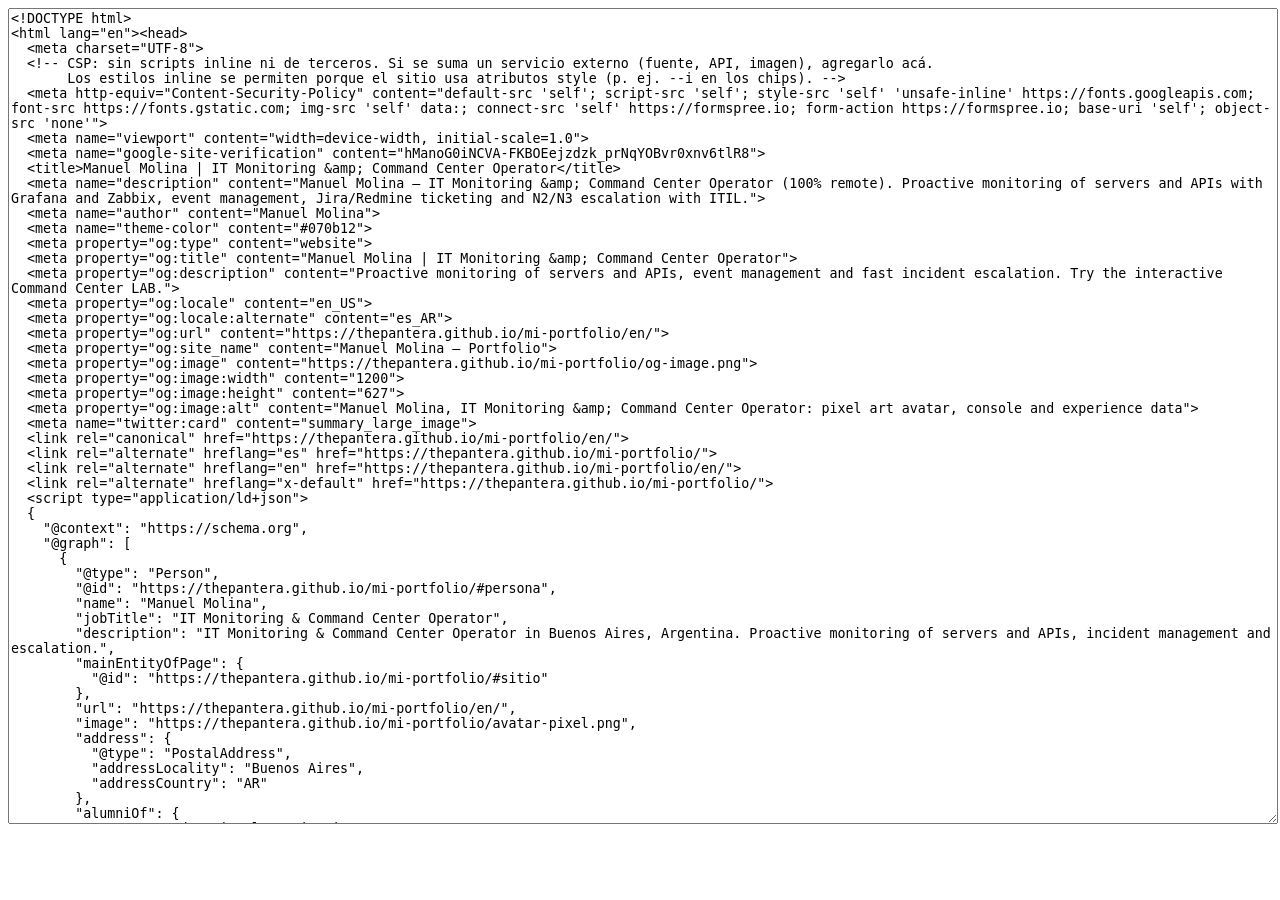
<file: tools/build-en.html>
<!doctype html>
<meta charset="utf-8">
<meta name="robots" content="noindex, nofollow">
<title>Generador de /en/index.html</title>
<!--
  Genera la versión estática en inglés (en/index.html) a partir de ../index.html.
  Qué hace:
    - Reemplaza el contenido de cada elemento con data-en por su traducción (y los placeholders).
    - Pone <html lang="en">, metadatos propios (title, description, Open Graph, canonical) y hreflang.
    - Antepone ../ a las rutas relativas (css, js, imágenes, CV) porque la página vive en /en/.
    - Ajusta el JSON-LD (url).
  Cómo usarlo: ver README ("Regenerar la versión en inglés"). No se publica nada desde acá.
-->
<textarea id="o" style="width:100%;height:90vh"></textarea>
<script>
const SITE = 'https://thepantera.github.io/mi-portfolio/';
const EN_META = {
  description: 'Manuel Molina — IT Monitoring & Command Center Operator (100% remote). Proactive monitoring of servers and APIs with Grafana and Zabbix, event management, Jira/Redmine ticketing and N2/N3 escalation with ITIL.',
  ogDescription: 'Proactive monitoring of servers and APIs, event management and fast incident escalation. Try the interactive Command Center LAB.',
  ogSiteName: 'Manuel Molina — Portfolio',
  personDescription: 'IT Monitoring & Command Center Operator in Buenos Aires, Argentina. Proactive monitoring of servers and APIs, incident management and escalation.',
  ogImageAlt: 'Manuel Molina, IT Monitoring & Command Center Operator: pixel art avatar, console and experience data'
};

const xhr = new XMLHttpRequest();
xhr.open('GET', '../index.html', false);
xhr.send();
const doc = new DOMParser().parseFromString(xhr.responseText, 'text/html');

// 1. Contenido: igual que hace applyLang('en') en el navegador, pero ya en el HTML.
doc.querySelectorAll('[data-en]').forEach(el => { el.innerHTML = el.getAttribute('data-en'); });
doc.querySelectorAll('[data-en-placeholder]').forEach(el => { el.setAttribute('placeholder', el.getAttribute('data-en-placeholder')); });
const toggle = doc.getElementById('langToggle');
if (toggle) toggle.setAttribute('aria-label', 'ES EN · Cambiar a español');

// Atributos que lee un lector de pantalla (no llevan data-en). Si se agrega uno nuevo en español, sumarlo acá.
const ATTR_EN = {
  'Navegación principal': 'Main navigation',
  'Abrir menú': 'Open menu',
  'Volver arriba': 'Back to top',
  'Descargar CV': 'Download CV',
  'Contacto': 'Contact',
  'Enviar': 'Send',
  'Visitas totales': 'Total visits'
};
doc.querySelectorAll('[aria-label], [title]').forEach(el => {
  ['aria-label', 'title'].forEach(a => { const v = el.getAttribute(a); if (v && ATTR_EN[v]) el.setAttribute(a, ATTR_EN[v]); });
});
const btnText = doc.querySelector('#submitBtn .btn-text');
if (btnText) btnText.textContent = 'Send Message';

// 2. Idioma y metadatos
doc.documentElement.setAttribute('lang', 'en');
const setMeta = (sel, value) => { const m = doc.querySelector(sel); if (!m) throw new Error('Falta ' + sel); m.setAttribute('content', value); };
setMeta('meta[name="description"]', EN_META.description);
setMeta('meta[property="og:description"]', EN_META.ogDescription);
setMeta('meta[property="og:locale"]', 'en_US');
setMeta('meta[property="og:locale:alternate"]', 'es_AR');
setMeta('meta[property="og:url"]', SITE + 'en/');
setMeta('meta[property="og:site_name"]', EN_META.ogSiteName);
setMeta('meta[property="og:image:alt"]', EN_META.ogImageAlt);
doc.querySelector('link[rel="canonical"]').setAttribute('href', SITE + 'en/');

// 3. JSON-LD: la URL de la persona apunta a la página en inglés
const ld = doc.querySelector('script[type="application/ld+json"]');
const data = JSON.parse(ld.textContent);
(data['@graph'] || [data]).forEach(n => {
  if (n.url) n.url = SITE + 'en/';
  if (n['@type'] === 'Person') n.description = EN_META.personDescription;
  if (n['@type'] === 'WebSite') n.name = EN_META.ogSiteName;
});
ld.textContent = '\n  ' + JSON.stringify(data, null, 2).replace(/\n/g, '\n  ') + '\n  ';

// 4. Rutas relativas: la página vive un nivel más abajo
const isRelative = v => v && !/^(#|\/|[a-z][a-z0-9+.-]*:)/i.test(v);
doc.querySelectorAll('[href], [src]').forEach(el => {
  ['href', 'src'].forEach(a => { const v = el.getAttribute(a); if (isRelative(v)) el.setAttribute(a, '../' + v); });
});

// 5. Verificaciones: si algo no cuadra, el generador falla en vez de producir una página rota
const problems = [];
if (doc.querySelectorAll('[data-en]').length < 100) problems.push('Pocos elementos con data-en');
doc.querySelectorAll('[href], [src]').forEach(el => {
  ['href', 'src'].forEach(a => { const v = el.getAttribute(a); if (isRelative(v) && !v.startsWith('../')) problems.push('Ruta relativa sin ajustar: ' + v); });
});
document.getElementById('o').textContent = problems.length
  ? 'ERROR: ' + problems.join(' | ')
  : '<!DOCTYPE html>\n' + doc.documentElement.outerHTML + '\n';
</script>
</file>
<file: icons.css>
/*
 * Íconos propios del sitio (subset de Font Awesome Free 6.4.0).
 * Reemplaza la hoja completa del CDN: solo se incluyen los íconos que usa el sitio.
 * Íconos: CC BY 4.0 · https://fontawesome.com/license/free · © 2023 Fonticons, Inc.
 * Se usan como máscara CSS, por eso toman el color del texto (currentColor).
 * Para agregar uno: bajar su SVG de fontawesome-free@6.4.0/svgs/ y sumar una regla igual a las de abajo.
 */
.fa-solid, .fa-brands {
  display: inline-block; flex: none; width: 1em; height: 1em; vertical-align: -0.125em;
  background-color: currentColor;
  -webkit-mask: var(--fa) center / contain no-repeat; mask: var(--fa) center / contain no-repeat;
}
.fa-github { --fa: url("data:image/svg+xml,%3Csvg xmlns='http://www.w3.org/2000/svg' viewBox='0 0 496 512'%3E%3Cpath d='M165.9 397.4c0 2-2.3 3.6-5.2 3.6-3.3.3-5.6-1.3-5.6-3.6 0-2 2.3-3.6 5.2-3.6 3-.3 5.6 1.3 5.6 3.6zm-31.1-4.5c-.7 2 1.3 4.3 4.3 4.9 2.6 1 5.6 0 6.2-2s-1.3-4.3-4.3-5.2c-2.6-.7-5.5.3-6.2 2.3zm44.2-1.7c-2.9.7-4.9 2.6-4.6 4.9.3 2 2.9 3.3 5.9 2.6 2.9-.7 4.9-2.6 4.6-4.6-.3-1.9-3-3.2-5.9-2.9zM244.8 8C106.1 8 0 113.3 0 252c0 110.9 69.8 205.8 169.5 239.2 12.8 2.3 17.3-5.6 17.3-12.1 0-6.2-.3-40.4-.3-61.4 0 0-70 15-84.7-29.8 0 0-11.4-29.1-27.8-36.6 0 0-22.9-15.7 1.6-15.4 0 0 24.9 2 38.6 25.8 21.9 38.6 58.6 27.5 72.9 20.9 2.3-16 8.8-27.1 16-33.7-55.9-6.2-112.3-14.3-112.3-110.5 0-27.5 7.6-41.3 23.6-58.9-2.6-6.5-11.1-33.3 2.6-67.9 20.9-6.5 69 27 69 27 20-5.6 41.5-8.5 62.8-8.5s42.8 2.9 62.8 8.5c0 0 48.1-33.6 69-27 13.7 34.7 5.2 61.4 2.6 67.9 16 17.7 25.8 31.5 25.8 58.9 0 96.5-58.9 104.2-114.8 110.5 9.2 7.9 17 22.9 17 46.4 0 33.7-.3 75.4-.3 83.6 0 6.5 4.6 14.4 17.3 12.1C428.2 457.8 496 362.9 496 252 496 113.3 383.5 8 244.8 8zM97.2 352.9c-1.3 1-1 3.3.7 5.2 1.6 1.6 3.9 2.3 5.2 1 1.3-1 1-3.3-.7-5.2-1.6-1.6-3.9-2.3-5.2-1zm-10.8-8.1c-.7 1.3.3 2.9 2.3 3.9 1.6 1 3.6.7 4.3-.7.7-1.3-.3-2.9-2.3-3.9-2-.6-3.6-.3-4.3.7zm32.4 35.6c-1.6 1.3-1 4.3 1.3 6.2 2.3 2.3 5.2 2.6 6.5 1 1.3-1.3.7-4.3-1.3-6.2-2.2-2.3-5.2-2.6-6.5-1zm-11.4-14.7c-1.6 1-1.6 3.6 0 5.9 1.6 2.3 4.3 3.3 5.6 2.3 1.6-1.3 1.6-3.9 0-6.2-1.4-2.3-4-3.3-5.6-2z'/%3E%3C/svg%3E"); width: .969em; }
.fa-jira { --fa: url("data:image/svg+xml,%3Csvg xmlns='http://www.w3.org/2000/svg' viewBox='0 0 496 512'%3E%3Cpath d='M490 241.7C417.1 169 320.6 71.8 248.5 0 83 164.9 6 241.7 6 241.7c-7.9 7.9-7.9 20.7 0 28.7C138.8 402.7 67.8 331.9 248.5 512c379.4-378 15.7-16.7 241.5-241.7 8-7.9 8-20.7 0-28.6zm-241.5 90l-76-75.7 76-75.7 76 75.7-76 75.7z'/%3E%3C/svg%3E"); width: .969em; }
.fa-linkedin { --fa: url("data:image/svg+xml,%3Csvg xmlns='http://www.w3.org/2000/svg' viewBox='0 0 448 512'%3E%3Cpath d='M416 32H31.9C14.3 32 0 46.5 0 64.3v383.4C0 465.5 14.3 480 31.9 480H416c17.6 0 32-14.5 32-32.3V64.3c0-17.8-14.4-32.3-32-32.3zM135.4 416H69V202.2h66.5V416zm-33.2-243c-21.3 0-38.5-17.3-38.5-38.5S80.9 96 102.2 96c21.2 0 38.5 17.3 38.5 38.5 0 21.3-17.2 38.5-38.5 38.5zm282.1 243h-66.4V312c0-24.8-.5-56.7-34.5-56.7-34.6 0-39.9 27-39.9 54.9V416h-66.4V202.2h63.7v29.2h.9c8.9-16.8 30.6-34.5 62.9-34.5 67.2 0 79.7 44.3 79.7 101.9V416z'/%3E%3C/svg%3E"); width: .875em; }
.fa-linkedin-in { --fa: url("data:image/svg+xml,%3Csvg xmlns='http://www.w3.org/2000/svg' viewBox='0 0 448 512'%3E%3Cpath d='M100.28 448H7.4V148.9h92.88zM53.79 108.1C24.09 108.1 0 83.5 0 53.8a53.79 53.79 0 0 1 107.58 0c0 29.7-24.1 54.3-53.79 54.3zM447.9 448h-92.68V302.4c0-34.7-.7-79.2-48.29-79.2-48.29 0-55.69 37.7-55.69 76.7V448h-92.78V148.9h89.08v40.8h1.3c12.4-23.5 42.69-48.3 87.88-48.3 94 0 111.28 61.9 111.28 142.3V448z'/%3E%3C/svg%3E"); width: .875em; }
.fa-microsoft { --fa: url("data:image/svg+xml,%3Csvg xmlns='http://www.w3.org/2000/svg' viewBox='0 0 448 512'%3E%3Cpath d='M0 32h214.6v214.6H0V32zm233.4 0H448v214.6H233.4V32zM0 265.4h214.6V480H0V265.4zm233.4 0H448V480H233.4V265.4z'/%3E%3C/svg%3E"); width: .875em; }
.fa-slack { --fa: url("data:image/svg+xml,%3Csvg xmlns='http://www.w3.org/2000/svg' viewBox='0 0 448 512'%3E%3Cpath d='M94.12 315.1c0 25.9-21.16 47.06-47.06 47.06S0 341 0 315.1c0-25.9 21.16-47.06 47.06-47.06h47.06v47.06zm23.72 0c0-25.9 21.16-47.06 47.06-47.06s47.06 21.16 47.06 47.06v117.84c0 25.9-21.16 47.06-47.06 47.06s-47.06-21.16-47.06-47.06V315.1zm47.06-188.98c-25.9 0-47.06-21.16-47.06-47.06S139 32 164.9 32s47.06 21.16 47.06 47.06v47.06H164.9zm0 23.72c25.9 0 47.06 21.16 47.06 47.06s-21.16 47.06-47.06 47.06H47.06C21.16 243.96 0 222.8 0 196.9s21.16-47.06 47.06-47.06H164.9zm188.98 47.06c0-25.9 21.16-47.06 47.06-47.06 25.9 0 47.06 21.16 47.06 47.06s-21.16 47.06-47.06 47.06h-47.06V196.9zm-23.72 0c0 25.9-21.16 47.06-47.06 47.06-25.9 0-47.06-21.16-47.06-47.06V79.06c0-25.9 21.16-47.06 47.06-47.06 25.9 0 47.06 21.16 47.06 47.06V196.9zM283.1 385.88c25.9 0 47.06 21.16 47.06 47.06 0 25.9-21.16 47.06-47.06 47.06-25.9 0-47.06-21.16-47.06-47.06v-47.06h47.06zm0-23.72c-25.9 0-47.06-21.16-47.06-47.06 0-25.9 21.16-47.06 47.06-47.06h117.84c25.9 0 47.06 21.16 47.06 47.06 0 25.9-21.16 47.06-47.06 47.06H283.1z'/%3E%3C/svg%3E"); width: .875em; }
.fa-windows { --fa: url("data:image/svg+xml,%3Csvg xmlns='http://www.w3.org/2000/svg' viewBox='0 0 448 512'%3E%3Cpath d='M0 93.7l183.6-25.3v177.4H0V93.7zm0 324.6l183.6 25.3V268.4H0v149.9zm203.8 28L448 480V268.4H203.8v177.9zm0-380.6v180.1H448V32L203.8 65.7z'/%3E%3C/svg%3E"); width: .875em; }
.fa-arrow-right { --fa: url("data:image/svg+xml,%3Csvg xmlns='http://www.w3.org/2000/svg' viewBox='0 0 448 512'%3E%3Cpath d='M438.6 278.6c12.5-12.5 12.5-32.8 0-45.3l-160-160c-12.5-12.5-32.8-12.5-45.3 0s-12.5 32.8 0 45.3L338.8 224 32 224c-17.7 0-32 14.3-32 32s14.3 32 32 32l306.7 0L233.4 393.4c-12.5 12.5-12.5 32.8 0 45.3s32.8 12.5 45.3 0l160-160z'/%3E%3C/svg%3E"); width: .875em; }
.fa-arrow-up { --fa: url("data:image/svg+xml,%3Csvg xmlns='http://www.w3.org/2000/svg' viewBox='0 0 384 512'%3E%3Cpath d='M214.6 41.4c-12.5-12.5-32.8-12.5-45.3 0l-160 160c-12.5 12.5-12.5 32.8 0 45.3s32.8 12.5 45.3 0L160 141.2V448c0 17.7 14.3 32 32 32s32-14.3 32-32V141.2L329.4 246.6c12.5 12.5 32.8 12.5 45.3 0s12.5-32.8 0-45.3l-160-160z'/%3E%3C/svg%3E"); width: .75em; }
.fa-arrow-up-right-dots { --fa: url("data:image/svg+xml,%3Csvg xmlns='http://www.w3.org/2000/svg' viewBox='0 0 576 512'%3E%3Cpath d='M160 0c-17.7 0-32 14.3-32 32s14.3 32 32 32h50.7L9.4 265.4c-12.5 12.5-12.5 32.8 0 45.3s32.8 12.5 45.3 0L256 109.3V160c0 17.7 14.3 32 32 32s32-14.3 32-32V32c0-17.7-14.3-32-32-32H160zM576 80a48 48 0 1 0 -96 0 48 48 0 1 0 96 0zM448 208a48 48 0 1 0 -96 0 48 48 0 1 0 96 0zM400 384a48 48 0 1 0 0-96 48 48 0 1 0 0 96zm48 80a48 48 0 1 0 -96 0 48 48 0 1 0 96 0zm128 0a48 48 0 1 0 -96 0 48 48 0 1 0 96 0zM272 384a48 48 0 1 0 0-96 48 48 0 1 0 0 96zm48 80a48 48 0 1 0 -96 0 48 48 0 1 0 96 0zM144 512a48 48 0 1 0 0-96 48 48 0 1 0 0 96zM576 336a48 48 0 1 0 -96 0 48 48 0 1 0 96 0zm-48-80a48 48 0 1 0 0-96 48 48 0 1 0 0 96z'/%3E%3C/svg%3E"); width: 1.125em; }
.fa-bars { --fa: url("data:image/svg+xml,%3Csvg xmlns='http://www.w3.org/2000/svg' viewBox='0 0 448 512'%3E%3Cpath d='M0 96C0 78.3 14.3 64 32 64H416c17.7 0 32 14.3 32 32s-14.3 32-32 32H32C14.3 128 0 113.7 0 96zM0 256c0-17.7 14.3-32 32-32H416c17.7 0 32 14.3 32 32s-14.3 32-32 32H32c-17.7 0-32-14.3-32-32zM448 416c0 17.7-14.3 32-32 32H32c-17.7 0-32-14.3-32-32s14.3-32 32-32H416c17.7 0 32 14.3 32 32z'/%3E%3C/svg%3E"); width: .875em; }
.fa-bell { --fa: url("data:image/svg+xml,%3Csvg xmlns='http://www.w3.org/2000/svg' viewBox='0 0 448 512'%3E%3Cpath d='M224 0c-17.7 0-32 14.3-32 32V51.2C119 66 64 130.6 64 208v18.8c0 47-17.3 92.4-48.5 127.6l-7.4 8.3c-8.4 9.4-10.4 22.9-5.3 34.4S19.4 416 32 416H416c12.6 0 24-7.4 29.2-18.9s3.1-25-5.3-34.4l-7.4-8.3C401.3 319.2 384 273.9 384 226.8V208c0-77.4-55-142-128-156.8V32c0-17.7-14.3-32-32-32zm45.3 493.3c12-12 18.7-28.3 18.7-45.3H224 160c0 17 6.7 33.3 18.7 45.3s28.3 18.7 45.3 18.7s33.3-6.7 45.3-18.7z'/%3E%3C/svg%3E"); width: .875em; }
.fa-bolt { --fa: url("data:image/svg+xml,%3Csvg xmlns='http://www.w3.org/2000/svg' viewBox='0 0 448 512'%3E%3Cpath d='M349.4 44.6c5.9-13.7 1.5-29.7-10.6-38.5s-28.6-8-39.9 1.8l-256 224c-10 8.8-13.6 22.9-8.9 35.3S50.7 288 64 288H175.5L98.6 467.4c-5.9 13.7-1.5 29.7 10.6 38.5s28.6 8 39.9-1.8l256-224c10-8.8 13.6-22.9 8.9-35.3s-16.6-20.7-30-20.7H272.5L349.4 44.6z'/%3E%3C/svg%3E"); width: .875em; }
.fa-book { --fa: url("data:image/svg+xml,%3Csvg xmlns='http://www.w3.org/2000/svg' viewBox='0 0 448 512'%3E%3Cpath d='M96 0C43 0 0 43 0 96V416c0 53 43 96 96 96H384h32c17.7 0 32-14.3 32-32s-14.3-32-32-32V384c17.7 0 32-14.3 32-32V32c0-17.7-14.3-32-32-32H384 96zm0 384H352v64H96c-17.7 0-32-14.3-32-32s14.3-32 32-32zm32-240c0-8.8 7.2-16 16-16H336c8.8 0 16 7.2 16 16s-7.2 16-16 16H144c-8.8 0-16-7.2-16-16zm16 48H336c8.8 0 16 7.2 16 16s-7.2 16-16 16H144c-8.8 0-16-7.2-16-16s7.2-16 16-16z'/%3E%3C/svg%3E"); width: .875em; }
.fa-briefcase { --fa: url("data:image/svg+xml,%3Csvg xmlns='http://www.w3.org/2000/svg' viewBox='0 0 512 512'%3E%3Cpath d='M184 48H328c4.4 0 8 3.6 8 8V96H176V56c0-4.4 3.6-8 8-8zm-56 8V96H64C28.7 96 0 124.7 0 160v96H192 320 512V160c0-35.3-28.7-64-64-64H384V56c0-30.9-25.1-56-56-56H184c-30.9 0-56 25.1-56 56zM512 288H320v32c0 17.7-14.3 32-32 32H224c-17.7 0-32-14.3-32-32V288H0V416c0 35.3 28.7 64 64 64H448c35.3 0 64-28.7 64-64V288z'/%3E%3C/svg%3E"); width: 1em; }
.fa-building { --fa: url("data:image/svg+xml,%3Csvg xmlns='http://www.w3.org/2000/svg' viewBox='0 0 384 512'%3E%3Cpath d='M48 0C21.5 0 0 21.5 0 48V464c0 26.5 21.5 48 48 48h96V432c0-26.5 21.5-48 48-48s48 21.5 48 48v80h96c26.5 0 48-21.5 48-48V48c0-26.5-21.5-48-48-48H48zM64 240c0-8.8 7.2-16 16-16h32c8.8 0 16 7.2 16 16v32c0 8.8-7.2 16-16 16H80c-8.8 0-16-7.2-16-16V240zm112-16h32c8.8 0 16 7.2 16 16v32c0 8.8-7.2 16-16 16H176c-8.8 0-16-7.2-16-16V240c0-8.8 7.2-16 16-16zm80 16c0-8.8 7.2-16 16-16h32c8.8 0 16 7.2 16 16v32c0 8.8-7.2 16-16 16H272c-8.8 0-16-7.2-16-16V240zM80 96h32c8.8 0 16 7.2 16 16v32c0 8.8-7.2 16-16 16H80c-8.8 0-16-7.2-16-16V112c0-8.8 7.2-16 16-16zm80 16c0-8.8 7.2-16 16-16h32c8.8 0 16 7.2 16 16v32c0 8.8-7.2 16-16 16H176c-8.8 0-16-7.2-16-16V112zM272 96h32c8.8 0 16 7.2 16 16v32c0 8.8-7.2 16-16 16H272c-8.8 0-16-7.2-16-16V112c0-8.8 7.2-16 16-16z'/%3E%3C/svg%3E"); width: .75em; }
.fa-calendar-check { --fa: url("data:image/svg+xml,%3Csvg xmlns='http://www.w3.org/2000/svg' viewBox='0 0 448 512'%3E%3Cpath d='M128 0c17.7 0 32 14.3 32 32V64H288V32c0-17.7 14.3-32 32-32s32 14.3 32 32V64h48c26.5 0 48 21.5 48 48v48H0V112C0 85.5 21.5 64 48 64H96V32c0-17.7 14.3-32 32-32zM0 192H448V464c0 26.5-21.5 48-48 48H48c-26.5 0-48-21.5-48-48V192zM329 305c9.4-9.4 9.4-24.6 0-33.9s-24.6-9.4-33.9 0l-95 95-47-47c-9.4-9.4-24.6-9.4-33.9 0s-9.4 24.6 0 33.9l64 64c9.4 9.4 24.6 9.4 33.9 0L329 305z'/%3E%3C/svg%3E"); width: .875em; }
.fa-chart-area { --fa: url("data:image/svg+xml,%3Csvg xmlns='http://www.w3.org/2000/svg' viewBox='0 0 512 512'%3E%3Cpath d='M64 64c0-17.7-14.3-32-32-32S0 46.3 0 64V400c0 44.2 35.8 80 80 80H480c17.7 0 32-14.3 32-32s-14.3-32-32-32H80c-8.8 0-16-7.2-16-16V64zm96 288H448c17.7 0 32-14.3 32-32V251.8c0-7.6-2.7-15-7.7-20.8l-65.8-76.8c-12.1-14.2-33.7-15-46.9-1.8l-21 21c-10 10-26.4 9.2-35.4-1.6l-39.2-47c-12.6-15.1-35.7-15.4-48.7-.6L135.9 215c-5.1 5.8-7.9 13.3-7.9 21.1v84c0 17.7 14.3 32 32 32z'/%3E%3C/svg%3E"); width: 1em; }
.fa-chart-line { --fa: url("data:image/svg+xml,%3Csvg xmlns='http://www.w3.org/2000/svg' viewBox='0 0 512 512'%3E%3Cpath d='M64 64c0-17.7-14.3-32-32-32S0 46.3 0 64V400c0 44.2 35.8 80 80 80H480c17.7 0 32-14.3 32-32s-14.3-32-32-32H80c-8.8 0-16-7.2-16-16V64zm406.6 86.6c12.5-12.5 12.5-32.8 0-45.3s-32.8-12.5-45.3 0L320 210.7l-57.4-57.4c-12.5-12.5-32.8-12.5-45.3 0l-112 112c-12.5 12.5-12.5 32.8 0 45.3s32.8 12.5 45.3 0L240 221.3l57.4 57.4c12.5 12.5 32.8 12.5 45.3 0l128-128z'/%3E%3C/svg%3E"); width: 1em; }
.fa-chevron-right { --fa: url("data:image/svg+xml,%3Csvg xmlns='http://www.w3.org/2000/svg' viewBox='0 0 320 512'%3E%3Cpath d='M310.6 233.4c12.5 12.5 12.5 32.8 0 45.3l-192 192c-12.5 12.5-32.8 12.5-45.3 0s-12.5-32.8 0-45.3L242.7 256 73.4 86.6c-12.5-12.5-12.5-32.8 0-45.3s32.8-12.5 45.3 0l192 192z'/%3E%3C/svg%3E"); width: .625em; }
.fa-circle-check { --fa: url("data:image/svg+xml,%3Csvg xmlns='http://www.w3.org/2000/svg' viewBox='0 0 512 512'%3E%3Cpath d='M256 512A256 256 0 1 0 256 0a256 256 0 1 0 0 512zM369 209L241 337c-9.4 9.4-24.6 9.4-33.9 0l-64-64c-9.4-9.4-9.4-24.6 0-33.9s24.6-9.4 33.9 0l47 47L335 175c9.4-9.4 24.6-9.4 33.9 0s9.4 24.6 0 33.9z'/%3E%3C/svg%3E"); width: 1em; }
.fa-circle-info { --fa: url("data:image/svg+xml,%3Csvg xmlns='http://www.w3.org/2000/svg' viewBox='0 0 512 512'%3E%3Cpath d='M256 512A256 256 0 1 0 256 0a256 256 0 1 0 0 512zM216 336h24V272H216c-13.3 0-24-10.7-24-24s10.7-24 24-24h48c13.3 0 24 10.7 24 24v88h8c13.3 0 24 10.7 24 24s-10.7 24-24 24H216c-13.3 0-24-10.7-24-24s10.7-24 24-24zm40-208a32 32 0 1 1 0 64 32 32 0 1 1 0-64z'/%3E%3C/svg%3E"); width: 1em; }
.fa-code { --fa: url("data:image/svg+xml,%3Csvg xmlns='http://www.w3.org/2000/svg' viewBox='0 0 640 512'%3E%3Cpath d='M392.8 1.2c-17-4.9-34.7 5-39.6 22l-128 448c-4.9 17 5 34.7 22 39.6s34.7-5 39.6-22l128-448c4.9-17-5-34.7-22-39.6zm80.6 120.1c-12.5 12.5-12.5 32.8 0 45.3L562.7 256l-89.4 89.4c-12.5 12.5-12.5 32.8 0 45.3s32.8 12.5 45.3 0l112-112c12.5-12.5 12.5-32.8 0-45.3l-112-112c-12.5-12.5-32.8-12.5-45.3 0zm-306.7 0c-12.5-12.5-32.8-12.5-45.3 0l-112 112c-12.5 12.5-12.5 32.8 0 45.3l112 112c12.5 12.5 32.8 12.5 45.3 0s12.5-32.8 0-45.3L77.3 256l89.4-89.4c12.5-12.5 12.5-32.8 0-45.3z'/%3E%3C/svg%3E"); width: 1.25em; }
.fa-comments { --fa: url("data:image/svg+xml,%3Csvg xmlns='http://www.w3.org/2000/svg' viewBox='0 0 640 512'%3E%3Cpath d='M208 352c114.9 0 208-78.8 208-176S322.9 0 208 0S0 78.8 0 176c0 38.6 14.7 74.3 39.6 103.4c-3.5 9.4-8.7 17.7-14.2 24.7c-4.8 6.2-9.7 11-13.3 14.3c-1.8 1.6-3.3 2.9-4.3 3.7c-.5 .4-.9 .7-1.1 .8l-.2 .2 0 0 0 0C1 327.2-1.4 334.4 .8 340.9S9.1 352 16 352c21.8 0 43.8-5.6 62.1-12.5c9.2-3.5 17.8-7.4 25.3-11.4C134.1 343.3 169.8 352 208 352zM448 176c0 112.3-99.1 196.9-216.5 207C255.8 457.4 336.4 512 432 512c38.2 0 73.9-8.7 104.7-23.9c7.5 4 16 7.9 25.2 11.4c18.3 6.9 40.3 12.5 62.1 12.5c6.9 0 13.1-4.5 15.2-11.1c2.1-6.6-.2-13.8-5.8-17.9l0 0 0 0-.2-.2c-.2-.2-.6-.4-1.1-.8c-1-.8-2.5-2-4.3-3.7c-3.6-3.3-8.5-8.1-13.3-14.3c-5.5-7-10.7-15.4-14.2-24.7c24.9-29 39.6-64.7 39.6-103.4c0-92.8-84.9-168.9-192.6-175.5c.4 5.1 .6 10.3 .6 15.5z'/%3E%3C/svg%3E"); width: 1.25em; }
.fa-credit-card { --fa: url("data:image/svg+xml,%3Csvg xmlns='http://www.w3.org/2000/svg' viewBox='0 0 576 512'%3E%3Cpath d='M64 32C28.7 32 0 60.7 0 96v32H576V96c0-35.3-28.7-64-64-64H64zM576 224H0V416c0 35.3 28.7 64 64 64H512c35.3 0 64-28.7 64-64V224zM112 352h64c8.8 0 16 7.2 16 16s-7.2 16-16 16H112c-8.8 0-16-7.2-16-16s7.2-16 16-16zm112 16c0-8.8 7.2-16 16-16H368c8.8 0 16 7.2 16 16s-7.2 16-16 16H240c-8.8 0-16-7.2-16-16z'/%3E%3C/svg%3E"); width: 1.125em; }
.fa-database { --fa: url("data:image/svg+xml,%3Csvg xmlns='http://www.w3.org/2000/svg' viewBox='0 0 448 512'%3E%3Cpath d='M448 80v48c0 44.2-100.3 80-224 80S0 172.2 0 128V80C0 35.8 100.3 0 224 0S448 35.8 448 80zM393.2 214.7c20.8-7.4 39.9-16.9 54.8-28.6V288c0 44.2-100.3 80-224 80S0 332.2 0 288V186.1c14.9 11.8 34 21.2 54.8 28.6C99.7 230.7 159.5 240 224 240s124.3-9.3 169.2-25.3zM0 346.1c14.9 11.8 34 21.2 54.8 28.6C99.7 390.7 159.5 400 224 400s124.3-9.3 169.2-25.3c20.8-7.4 39.9-16.9 54.8-28.6V432c0 44.2-100.3 80-224 80S0 476.2 0 432V346.1z'/%3E%3C/svg%3E"); width: .875em; }
.fa-display { --fa: url("data:image/svg+xml,%3Csvg xmlns='http://www.w3.org/2000/svg' viewBox='0 0 576 512'%3E%3Cpath d='M64 0C28.7 0 0 28.7 0 64V352c0 35.3 28.7 64 64 64H240l-10.7 32H160c-17.7 0-32 14.3-32 32s14.3 32 32 32H416c17.7 0 32-14.3 32-32s-14.3-32-32-32H346.7L336 416H512c35.3 0 64-28.7 64-64V64c0-35.3-28.7-64-64-64H64zM512 64V352H64V64H512z'/%3E%3C/svg%3E"); width: 1.125em; }
.fa-envelope { --fa: url("data:image/svg+xml,%3Csvg xmlns='http://www.w3.org/2000/svg' viewBox='0 0 512 512'%3E%3Cpath d='M48 64C21.5 64 0 85.5 0 112c0 15.1 7.1 29.3 19.2 38.4L236.8 313.6c11.4 8.5 27 8.5 38.4 0L492.8 150.4c12.1-9.1 19.2-23.3 19.2-38.4c0-26.5-21.5-48-48-48H48zM0 176V384c0 35.3 28.7 64 64 64H448c35.3 0 64-28.7 64-64V176L294.4 339.2c-22.8 17.1-54 17.1-76.8 0L0 176z'/%3E%3C/svg%3E"); width: 1em; }
.fa-eraser { --fa: url("data:image/svg+xml,%3Csvg xmlns='http://www.w3.org/2000/svg' viewBox='0 0 576 512'%3E%3Cpath d='M290.7 57.4L57.4 290.7c-25 25-25 65.5 0 90.5l80 80c12 12 28.3 18.7 45.3 18.7H288h9.4H512c17.7 0 32-14.3 32-32s-14.3-32-32-32H387.9L518.6 285.3c25-25 25-65.5 0-90.5L381.3 57.4c-25-25-65.5-25-90.5 0zM297.4 416H288l-105.4 0-80-80L227.3 211.3 364.7 348.7 297.4 416z'/%3E%3C/svg%3E"); width: 1.125em; }
.fa-eye { --fa: url("data:image/svg+xml,%3Csvg xmlns='http://www.w3.org/2000/svg' viewBox='0 0 576 512'%3E%3Cpath d='M288 32c-80.8 0-145.5 36.8-192.6 80.6C48.6 156 17.3 208 2.5 243.7c-3.3 7.9-3.3 16.7 0 24.6C17.3 304 48.6 356 95.4 399.4C142.5 443.2 207.2 480 288 480s145.5-36.8 192.6-80.6c46.8-43.5 78.1-95.4 93-131.1c3.3-7.9 3.3-16.7 0-24.6c-14.9-35.7-46.2-87.7-93-131.1C433.5 68.8 368.8 32 288 32zM144 256a144 144 0 1 1 288 0 144 144 0 1 1 -288 0zm144-64c0 35.3-28.7 64-64 64c-7.1 0-13.9-1.2-20.3-3.3c-5.5-1.8-11.9 1.6-11.7 7.4c.3 6.9 1.3 13.8 3.2 20.7c13.7 51.2 66.4 81.6 117.6 67.9s81.6-66.4 67.9-117.6c-11.1-41.5-47.8-69.4-88.6-71.1c-5.8-.2-9.2 6.1-7.4 11.7c2.1 6.4 3.3 13.2 3.3 20.3z'/%3E%3C/svg%3E"); width: 1.125em; }
.fa-file-arrow-down { --fa: url("data:image/svg+xml,%3Csvg xmlns='http://www.w3.org/2000/svg' viewBox='0 0 384 512'%3E%3Cpath d='M64 0C28.7 0 0 28.7 0 64V448c0 35.3 28.7 64 64 64H320c35.3 0 64-28.7 64-64V160H256c-17.7 0-32-14.3-32-32V0H64zM256 0V128H384L256 0zM216 232V334.1l31-31c9.4-9.4 24.6-9.4 33.9 0s9.4 24.6 0 33.9l-72 72c-9.4 9.4-24.6 9.4-33.9 0l-72-72c-9.4-9.4-9.4-24.6 0-33.9s24.6-9.4 33.9 0l31 31V232c0-13.3 10.7-24 24-24s24 10.7 24 24z'/%3E%3C/svg%3E"); width: .75em; }
.fa-file-lines { --fa: url("data:image/svg+xml,%3Csvg xmlns='http://www.w3.org/2000/svg' viewBox='0 0 384 512'%3E%3Cpath d='M64 0C28.7 0 0 28.7 0 64V448c0 35.3 28.7 64 64 64H320c35.3 0 64-28.7 64-64V160H256c-17.7 0-32-14.3-32-32V0H64zM256 0V128H384L256 0zM112 256H272c8.8 0 16 7.2 16 16s-7.2 16-16 16H112c-8.8 0-16-7.2-16-16s7.2-16 16-16zm0 64H272c8.8 0 16 7.2 16 16s-7.2 16-16 16H112c-8.8 0-16-7.2-16-16s7.2-16 16-16zm0 64H272c8.8 0 16 7.2 16 16s-7.2 16-16 16H112c-8.8 0-16-7.2-16-16s7.2-16 16-16z'/%3E%3C/svg%3E"); width: .75em; }
.fa-file-signature { --fa: url("data:image/svg+xml,%3Csvg xmlns='http://www.w3.org/2000/svg' viewBox='0 0 576 512'%3E%3Cpath d='M64 0C28.7 0 0 28.7 0 64V448c0 35.3 28.7 64 64 64H320c35.3 0 64-28.7 64-64V428.7c-2.7 1.1-5.4 2-8.2 2.7l-60.1 15c-3 .7-6 1.2-9 1.4c-.9 .1-1.8 .2-2.7 .2H240c-6.1 0-11.6-3.4-14.3-8.8l-8.8-17.7c-1.7-3.4-5.1-5.5-8.8-5.5s-7.2 2.1-8.8 5.5l-8.8 17.7c-2.9 5.9-9.2 9.4-15.7 8.8s-12.1-5.1-13.9-11.3L144 381l-9.8 32.8c-6.1 20.3-24.8 34.2-46 34.2H80c-8.8 0-16-7.2-16-16s7.2-16 16-16h8.2c7.1 0 13.3-4.6 15.3-11.4l14.9-49.5c3.4-11.3 13.8-19.1 25.6-19.1s22.2 7.8 25.6 19.1l11.6 38.6c7.4-6.2 16.8-9.7 26.8-9.7c15.9 0 30.4 9 37.5 23.2l4.4 8.8h8.9c-3.1-8.8-3.7-18.4-1.4-27.8l15-60.1c2.8-11.3 8.6-21.5 16.8-29.7L384 203.6V160H256c-17.7 0-32-14.3-32-32V0H64zM256 0V128H384L256 0zM549.8 139.7c-15.6-15.6-40.9-15.6-56.6 0l-29.4 29.4 71 71 29.4-29.4c15.6-15.6 15.6-40.9 0-56.6l-14.4-14.4zM311.9 321c-4.1 4.1-7 9.2-8.4 14.9l-15 60.1c-1.4 5.5 .2 11.2 4.2 15.2s9.7 5.6 15.2 4.2l60.1-15c5.6-1.4 10.8-4.3 14.9-8.4L512.1 262.7l-71-71L311.9 321z'/%3E%3C/svg%3E"); width: 1.125em; }
.fa-flask-vial { --fa: url("data:image/svg+xml,%3Csvg xmlns='http://www.w3.org/2000/svg' viewBox='0 0 640 512'%3E%3Cpath d='M175 389.4c-9.8 16-15 34.3-15 53.1c-10 3.5-20.8 5.5-32 5.5c-53 0-96-43-96-96V64C14.3 64 0 49.7 0 32S14.3 0 32 0H96h64 64c17.7 0 32 14.3 32 32s-14.3 32-32 32V309.9l-49 79.6zM96 64v96h64V64H96zM352 0H480h32c17.7 0 32 14.3 32 32s-14.3 32-32 32V214.9L629.7 406.2c6.7 10.9 10.3 23.5 10.3 36.4c0 38.3-31.1 69.4-69.4 69.4H261.4c-38.3 0-69.4-31.1-69.4-69.4c0-12.8 3.6-25.4 10.3-36.4L320 214.9V64c-17.7 0-32-14.3-32-32s14.3-32 32-32h32zm32 64V224c0 5.9-1.6 11.7-4.7 16.8L330.5 320h171l-48.8-79.2c-3.1-5-4.7-10.8-4.7-16.8V64H384z'/%3E%3C/svg%3E"); width: 1.25em; }
.fa-gauge-high { --fa: url("data:image/svg+xml,%3Csvg xmlns='http://www.w3.org/2000/svg' viewBox='0 0 512 512'%3E%3Cpath d='M0 256a256 256 0 1 1 512 0A256 256 0 1 1 0 256zM288 96a32 32 0 1 0 -64 0 32 32 0 1 0 64 0zM256 416c35.3 0 64-28.7 64-64c0-17.4-6.9-33.1-18.1-44.6L366 161.7c5.3-12.1-.2-26.3-12.3-31.6s-26.3 .2-31.6 12.3L257.9 288c-.6 0-1.3 0-1.9 0c-35.3 0-64 28.7-64 64s28.7 64 64 64zM176 144a32 32 0 1 0 -64 0 32 32 0 1 0 64 0zM96 288a32 32 0 1 0 0-64 32 32 0 1 0 0 64zm352-32a32 32 0 1 0 -64 0 32 32 0 1 0 64 0z'/%3E%3C/svg%3E"); width: 1em; }
.fa-gears { --fa: url("data:image/svg+xml,%3Csvg xmlns='http://www.w3.org/2000/svg' viewBox='0 0 640 512'%3E%3Cpath d='M308.5 135.3c7.1-6.3 9.9-16.2 6.2-25c-2.3-5.3-4.8-10.5-7.6-15.5L304 89.4c-3-5-6.3-9.9-9.8-14.6c-5.7-7.6-15.7-10.1-24.7-7.1l-28.2 9.3c-10.7-8.8-23-16-36.2-20.9L199 27.1c-1.9-9.3-9.1-16.7-18.5-17.8C173.9 8.4 167.2 8 160.4 8h-.7c-6.8 0-13.5 .4-20.1 1.2c-9.4 1.1-16.6 8.6-18.5 17.8L115 56.1c-13.3 5-25.5 12.1-36.2 20.9L50.5 67.8c-9-3-19-.5-24.7 7.1c-3.5 4.7-6.8 9.6-9.9 14.6l-3 5.3c-2.8 5-5.3 10.2-7.6 15.6c-3.7 8.7-.9 18.6 6.2 25l22.2 19.8C32.6 161.9 32 168.9 32 176s.6 14.1 1.7 20.9L11.5 216.7c-7.1 6.3-9.9 16.2-6.2 25c2.3 5.3 4.8 10.5 7.6 15.6l3 5.2c3 5.1 6.3 9.9 9.9 14.6c5.7 7.6 15.7 10.1 24.7 7.1l28.2-9.3c10.7 8.8 23 16 36.2 20.9l6.1 29.1c1.9 9.3 9.1 16.7 18.5 17.8c6.7 .8 13.5 1.2 20.4 1.2s13.7-.4 20.4-1.2c9.4-1.1 16.6-8.6 18.5-17.8l6.1-29.1c13.3-5 25.5-12.1 36.2-20.9l28.2 9.3c9 3 19 .5 24.7-7.1c3.5-4.7 6.8-9.5 9.8-14.6l3.1-5.4c2.8-5 5.3-10.2 7.6-15.5c3.7-8.7 .9-18.6-6.2-25l-22.2-19.8c1.1-6.8 1.7-13.8 1.7-20.9s-.6-14.1-1.7-20.9l22.2-19.8zM112 176a48 48 0 1 1 96 0 48 48 0 1 1 -96 0zM504.7 500.5c6.3 7.1 16.2 9.9 25 6.2c5.3-2.3 10.5-4.8 15.5-7.6l5.4-3.1c5-3 9.9-6.3 14.6-9.8c7.6-5.7 10.1-15.7 7.1-24.7l-9.3-28.2c8.8-10.7 16-23 20.9-36.2l29.1-6.1c9.3-1.9 16.7-9.1 17.8-18.5c.8-6.7 1.2-13.5 1.2-20.4s-.4-13.7-1.2-20.4c-1.1-9.4-8.6-16.6-17.8-18.5L583.9 307c-5-13.3-12.1-25.5-20.9-36.2l9.3-28.2c3-9 .5-19-7.1-24.7c-4.7-3.5-9.6-6.8-14.6-9.9l-5.3-3c-5-2.8-10.2-5.3-15.6-7.6c-8.7-3.7-18.6-.9-25 6.2l-19.8 22.2c-6.8-1.1-13.8-1.7-20.9-1.7s-14.1 .6-20.9 1.7l-19.8-22.2c-6.3-7.1-16.2-9.9-25-6.2c-5.3 2.3-10.5 4.8-15.6 7.6l-5.2 3c-5.1 3-9.9 6.3-14.6 9.9c-7.6 5.7-10.1 15.7-7.1 24.7l9.3 28.2c-8.8 10.7-16 23-20.9 36.2L315.1 313c-9.3 1.9-16.7 9.1-17.8 18.5c-.8 6.7-1.2 13.5-1.2 20.4s.4 13.7 1.2 20.4c1.1 9.4 8.6 16.6 17.8 18.5l29.1 6.1c5 13.3 12.1 25.5 20.9 36.2l-9.3 28.2c-3 9-.5 19 7.1 24.7c4.7 3.5 9.5 6.8 14.6 9.8l5.4 3.1c5 2.8 10.2 5.3 15.5 7.6c8.7 3.7 18.6 .9 25-6.2l19.8-22.2c6.8 1.1 13.8 1.7 20.9 1.7s14.1-.6 20.9-1.7l19.8 22.2zM464 304a48 48 0 1 1 0 96 48 48 0 1 1 0-96z'/%3E%3C/svg%3E"); width: 1.25em; }
.fa-globe { --fa: url("data:image/svg+xml,%3Csvg xmlns='http://www.w3.org/2000/svg' viewBox='0 0 512 512'%3E%3Cpath d='M352 256c0 22.2-1.2 43.6-3.3 64H163.3c-2.2-20.4-3.3-41.8-3.3-64s1.2-43.6 3.3-64H348.7c2.2 20.4 3.3 41.8 3.3 64zm28.8-64H503.9c5.3 20.5 8.1 41.9 8.1 64s-2.8 43.5-8.1 64H380.8c2.1-20.6 3.2-42 3.2-64s-1.1-43.4-3.2-64zm112.6-32H376.7c-10-63.9-29.8-117.4-55.3-151.6c78.3 20.7 142 77.5 171.9 151.6zm-149.1 0H167.7c6.1-36.4 15.5-68.6 27-94.7c10.5-23.6 22.2-40.7 33.5-51.5C239.4 3.2 248.7 0 256 0s16.6 3.2 27.8 13.8c11.3 10.8 23 27.9 33.5 51.5c11.6 26 20.9 58.2 27 94.7zm-209 0H18.6C48.6 85.9 112.2 29.1 190.6 8.4C165.1 42.6 145.3 96.1 135.3 160zM8.1 192H131.2c-2.1 20.6-3.2 42-3.2 64s1.1 43.4 3.2 64H8.1C2.8 299.5 0 278.1 0 256s2.8-43.5 8.1-64zM194.7 446.6c-11.6-26-20.9-58.2-27-94.6H344.3c-6.1 36.4-15.5 68.6-27 94.6c-10.5 23.6-22.2 40.7-33.5 51.5C272.6 508.8 263.3 512 256 512s-16.6-3.2-27.8-13.8c-11.3-10.8-23-27.9-33.5-51.5zM135.3 352c10 63.9 29.8 117.4 55.3 151.6C112.2 482.9 48.6 426.1 18.6 352H135.3zm358.1 0c-30 74.1-93.6 130.9-171.9 151.6c25.5-34.2 45.2-87.7 55.3-151.6H493.4z'/%3E%3C/svg%3E"); width: 1em; }
.fa-graduation-cap { --fa: url("data:image/svg+xml,%3Csvg xmlns='http://www.w3.org/2000/svg' viewBox='0 0 640 512'%3E%3Cpath d='M320 32c-8.1 0-16.1 1.4-23.7 4.1L15.8 137.4C6.3 140.9 0 149.9 0 160s6.3 19.1 15.8 22.6l57.9 20.9C57.3 229.3 48 259.8 48 291.9v28.1c0 28.4-10.8 57.7-22.3 80.8c-6.5 13-13.9 25.8-22.5 37.6C0 442.7-.9 448.3 .9 453.4s6 8.9 11.2 10.2l64 16c4.2 1.1 8.7 .3 12.4-2s6.3-6.1 7.1-10.4c8.6-42.8 4.3-81.2-2.1-108.7C90.3 344.3 86 329.8 80 316.5V291.9c0-30.2 10.2-58.7 27.9-81.5c12.9-15.5 29.6-28 49.2-35.7l157-61.7c8.2-3.2 17.5 .8 20.7 9s-.8 17.5-9 20.7l-157 61.7c-12.4 4.9-23.3 12.4-32.2 21.6l159.6 57.6c7.6 2.7 15.6 4.1 23.7 4.1s16.1-1.4 23.7-4.1L624.2 182.6c9.5-3.4 15.8-12.5 15.8-22.6s-6.3-19.1-15.8-22.6L343.7 36.1C336.1 33.4 328.1 32 320 32zM128 408c0 35.3 86 72 192 72s192-36.7 192-72L496.7 262.6 354.5 314c-11.1 4-22.8 6-34.5 6s-23.5-2-34.5-6L143.3 262.6 128 408z'/%3E%3C/svg%3E"); width: 1.25em; }
.fa-heart-pulse { --fa: url("data:image/svg+xml,%3Csvg xmlns='http://www.w3.org/2000/svg' viewBox='0 0 512 512'%3E%3Cpath d='M228.3 469.1L47.6 300.4c-4.2-3.9-8.2-8.1-11.9-12.4h87c22.6 0 43-13.6 51.7-34.5l10.5-25.2 49.3 109.5c3.8 8.5 12.1 14 21.4 14.1s17.8-5 22-13.3L320 253.7l1.7 3.4c9.5 19 28.9 31 50.1 31H476.3c-3.7 4.3-7.7 8.5-11.9 12.4L283.7 469.1c-7.5 7-17.4 10.9-27.7 10.9s-20.2-3.9-27.7-10.9zM503.7 240h-132c-3 0-5.8-1.7-7.2-4.4l-23.2-46.3c-4.1-8.1-12.4-13.3-21.5-13.3s-17.4 5.1-21.5 13.3l-41.4 82.8L205.9 158.2c-3.9-8.7-12.7-14.3-22.2-14.1s-18.1 5.9-21.8 14.8l-31.8 76.3c-1.2 3-4.2 4.9-7.4 4.9H16c-2.6 0-5 .4-7.3 1.1C3 225.2 0 208.2 0 190.9v-5.8c0-69.9 50.5-129.5 119.4-141C165 36.5 211.4 51.4 244 84l12 12 12-12c32.6-32.6 79-47.5 124.6-39.9C461.5 55.6 512 115.2 512 185.1v5.8c0 16.9-2.8 33.5-8.3 49.1z'/%3E%3C/svg%3E"); width: 1em; }
.fa-language { --fa: url("data:image/svg+xml,%3Csvg xmlns='http://www.w3.org/2000/svg' viewBox='0 0 640 512'%3E%3Cpath d='M0 128C0 92.7 28.7 64 64 64H256h48 16H576c35.3 0 64 28.7 64 64V384c0 35.3-28.7 64-64 64H320 304 256 64c-35.3 0-64-28.7-64-64V128zm320 0V384H576V128H320zM178.3 175.9c-3.2-7.2-10.4-11.9-18.3-11.9s-15.1 4.7-18.3 11.9l-64 144c-4.5 10.1 .1 21.9 10.2 26.4s21.9-.1 26.4-10.2l8.9-20.1h73.6l8.9 20.1c4.5 10.1 16.3 14.6 26.4 10.2s14.6-16.3 10.2-26.4l-64-144zM160 233.2L179 276H141l19-42.8zM448 164c11 0 20 9 20 20v4h44 16c11 0 20 9 20 20s-9 20-20 20h-2l-1.6 4.5c-8.9 24.4-22.4 46.6-39.6 65.4c.9 .6 1.8 1.1 2.7 1.6l18.9 11.3c9.5 5.7 12.5 18 6.9 27.4s-18 12.5-27.4 6.9l-18.9-11.3c-4.5-2.7-8.8-5.5-13.1-8.5c-10.6 7.5-21.9 14-34 19.4l-3.6 1.6c-10.1 4.5-21.9-.1-26.4-10.2s.1-21.9 10.2-26.4l3.6-1.6c6.4-2.9 12.6-6.1 18.5-9.8l-12.2-12.2c-7.8-7.8-7.8-20.5 0-28.3s20.5-7.8 28.3 0l14.6 14.6 .5 .5c12.4-13.1 22.5-28.3 29.8-45H448 376c-11 0-20-9-20-20s9-20 20-20h52v-4c0-11 9-20 20-20z'/%3E%3C/svg%3E"); width: 1.25em; }
.fa-laptop-medical { --fa: url("data:image/svg+xml,%3Csvg xmlns='http://www.w3.org/2000/svg' viewBox='0 0 640 512'%3E%3Cpath d='M64 96c0-35.3 28.7-64 64-64H512c35.3 0 64 28.7 64 64V352H512V96H128V352H64V96zM0 403.2C0 392.6 8.6 384 19.2 384H620.8c10.6 0 19.2 8.6 19.2 19.2c0 42.4-34.4 76.8-76.8 76.8H76.8C34.4 480 0 445.6 0 403.2zM288 160c0-8.8 7.2-16 16-16h32c8.8 0 16 7.2 16 16v48h48c8.8 0 16 7.2 16 16v32c0 8.8-7.2 16-16 16H352v48c0 8.8-7.2 16-16 16H304c-8.8 0-16-7.2-16-16V272H240c-8.8 0-16-7.2-16-16V224c0-8.8 7.2-16 16-16h48V160z'/%3E%3C/svg%3E"); width: 1.25em; }
.fa-leaf { --fa: url("data:image/svg+xml,%3Csvg xmlns='http://www.w3.org/2000/svg' viewBox='0 0 512 512'%3E%3Cpath d='M272 96c-78.6 0-145.1 51.5-167.7 122.5c33.6-17 71.5-26.5 111.7-26.5h88c8.8 0 16 7.2 16 16s-7.2 16-16 16H288 216s0 0 0 0c-16.6 0-32.7 1.9-48.2 5.4c-25.9 5.9-50 16.4-71.4 30.7c0 0 0 0 0 0C38.3 298.8 0 364.9 0 440v16c0 13.3 10.7 24 24 24s24-10.7 24-24V440c0-48.7 20.7-92.5 53.8-123.2C121.6 392.3 190.3 448 272 448l1 0c132.1-.7 239-130.9 239-291.4c0-42.6-7.5-83.1-21.1-119.6c-2.6-6.9-12.7-6.6-16.2-.1C455.9 72.1 418.7 96 376 96L272 96z'/%3E%3C/svg%3E"); width: 1em; }
.fa-list { --fa: url("data:image/svg+xml,%3Csvg xmlns='http://www.w3.org/2000/svg' viewBox='0 0 512 512'%3E%3Cpath d='M40 48C26.7 48 16 58.7 16 72v48c0 13.3 10.7 24 24 24H88c13.3 0 24-10.7 24-24V72c0-13.3-10.7-24-24-24H40zM192 64c-17.7 0-32 14.3-32 32s14.3 32 32 32H480c17.7 0 32-14.3 32-32s-14.3-32-32-32H192zm0 160c-17.7 0-32 14.3-32 32s14.3 32 32 32H480c17.7 0 32-14.3 32-32s-14.3-32-32-32H192zm0 160c-17.7 0-32 14.3-32 32s14.3 32 32 32H480c17.7 0 32-14.3 32-32s-14.3-32-32-32H192zM16 232v48c0 13.3 10.7 24 24 24H88c13.3 0 24-10.7 24-24V232c0-13.3-10.7-24-24-24H40c-13.3 0-24 10.7-24 24zM40 368c-13.3 0-24 10.7-24 24v48c0 13.3 10.7 24 24 24H88c13.3 0 24-10.7 24-24V392c0-13.3-10.7-24-24-24H40z'/%3E%3C/svg%3E"); width: 1em; }
.fa-list-check { --fa: url("data:image/svg+xml,%3Csvg xmlns='http://www.w3.org/2000/svg' viewBox='0 0 512 512'%3E%3Cpath d='M152.1 38.2c9.9 8.9 10.7 24 1.8 33.9l-72 80c-4.4 4.9-10.6 7.8-17.2 7.9s-12.9-2.4-17.6-7L7 113C-2.3 103.6-2.3 88.4 7 79s24.6-9.4 33.9 0l22.1 22.1 55.1-61.2c8.9-9.9 24-10.7 33.9-1.8zm0 160c9.9 8.9 10.7 24 1.8 33.9l-72 80c-4.4 4.9-10.6 7.8-17.2 7.9s-12.9-2.4-17.6-7L7 273c-9.4-9.4-9.4-24.6 0-33.9s24.6-9.4 33.9 0l22.1 22.1 55.1-61.2c8.9-9.9 24-10.7 33.9-1.8zM224 96c0-17.7 14.3-32 32-32H480c17.7 0 32 14.3 32 32s-14.3 32-32 32H256c-17.7 0-32-14.3-32-32zm0 160c0-17.7 14.3-32 32-32H480c17.7 0 32 14.3 32 32s-14.3 32-32 32H256c-17.7 0-32-14.3-32-32zM160 416c0-17.7 14.3-32 32-32H480c17.7 0 32 14.3 32 32s-14.3 32-32 32H192c-17.7 0-32-14.3-32-32zM48 368a48 48 0 1 1 0 96 48 48 0 1 1 0-96z'/%3E%3C/svg%3E"); width: 1em; }
.fa-magnifying-glass-chart { --fa: url("data:image/svg+xml,%3Csvg xmlns='http://www.w3.org/2000/svg' viewBox='0 0 512 512'%3E%3Cpath d='M416 208c0 45.9-14.9 88.3-40 122.7L502.6 457.4c12.5 12.5 12.5 32.8 0 45.3s-32.8 12.5-45.3 0L330.7 376c-34.4 25.2-76.8 40-122.7 40C93.1 416 0 322.9 0 208S93.1 0 208 0S416 93.1 416 208zm-312 8v64c0 13.3 10.7 24 24 24s24-10.7 24-24l0-64c0-13.3-10.7-24-24-24s-24 10.7-24 24zm80-96V280c0 13.3 10.7 24 24 24s24-10.7 24-24V120c0-13.3-10.7-24-24-24s-24 10.7-24 24zm80 64v96c0 13.3 10.7 24 24 24s24-10.7 24-24V184c0-13.3-10.7-24-24-24s-24 10.7-24 24z'/%3E%3C/svg%3E"); width: 1em; }
.fa-memory { --fa: url("data:image/svg+xml,%3Csvg xmlns='http://www.w3.org/2000/svg' viewBox='0 0 576 512'%3E%3Cpath d='M64 64C28.7 64 0 92.7 0 128v7.4c0 6.8 4.4 12.6 10.1 16.3C23.3 160.3 32 175.1 32 192s-8.7 31.7-21.9 40.3C4.4 236 0 241.8 0 248.6V320H576V248.6c0-6.8-4.4-12.6-10.1-16.3C552.7 223.7 544 208.9 544 192s8.7-31.7 21.9-40.3c5.7-3.7 10.1-9.5 10.1-16.3V128c0-35.3-28.7-64-64-64H64zM576 352H0v64c0 17.7 14.3 32 32 32H80V416c0-8.8 7.2-16 16-16s16 7.2 16 16v32h96V416c0-8.8 7.2-16 16-16s16 7.2 16 16v32h96V416c0-8.8 7.2-16 16-16s16 7.2 16 16v32h96V416c0-8.8 7.2-16 16-16s16 7.2 16 16v32h48c17.7 0 32-14.3 32-32V352zM192 160v64c0 17.7-14.3 32-32 32s-32-14.3-32-32V160c0-17.7 14.3-32 32-32s32 14.3 32 32zm128 0v64c0 17.7-14.3 32-32 32s-32-14.3-32-32V160c0-17.7 14.3-32 32-32s32 14.3 32 32zm128 0v64c0 17.7-14.3 32-32 32s-32-14.3-32-32V160c0-17.7 14.3-32 32-32s32 14.3 32 32z'/%3E%3C/svg%3E"); width: 1.125em; }
.fa-network-wired { --fa: url("data:image/svg+xml,%3Csvg xmlns='http://www.w3.org/2000/svg' viewBox='0 0 640 512'%3E%3Cpath d='M256 64H384v64H256V64zM240 0c-26.5 0-48 21.5-48 48v96c0 26.5 21.5 48 48 48h48v32H32c-17.7 0-32 14.3-32 32s14.3 32 32 32h96v32H80c-26.5 0-48 21.5-48 48v96c0 26.5 21.5 48 48 48H240c26.5 0 48-21.5 48-48V368c0-26.5-21.5-48-48-48H192V288H448v32H400c-26.5 0-48 21.5-48 48v96c0 26.5 21.5 48 48 48H560c26.5 0 48-21.5 48-48V368c0-26.5-21.5-48-48-48H512V288h96c17.7 0 32-14.3 32-32s-14.3-32-32-32H352V192h48c26.5 0 48-21.5 48-48V48c0-26.5-21.5-48-48-48H240zM96 448V384H224v64H96zm320-64H544v64H416V384z'/%3E%3C/svg%3E"); width: 1.25em; }
.fa-paper-plane { --fa: url("data:image/svg+xml,%3Csvg xmlns='http://www.w3.org/2000/svg' viewBox='0 0 512 512'%3E%3Cpath d='M498.1 5.6c10.1 7 15.4 19.1 13.5 31.2l-64 416c-1.5 9.7-7.4 18.2-16 23s-18.9 5.4-28 1.6L284 427.7l-68.5 74.1c-8.9 9.7-22.9 12.9-35.2 8.1S160 493.2 160 480V396.4c0-4 1.5-7.8 4.2-10.7L331.8 202.8c5.8-6.3 5.6-16-.4-22s-15.7-6.4-22-.7L106 360.8 17.7 316.6C7.1 311.3 .3 300.7 0 288.9s5.9-22.8 16.1-28.7l448-256c10.7-6.1 23.9-5.5 34 1.4z'/%3E%3C/svg%3E"); width: 1em; }
.fa-paperclip { --fa: url("data:image/svg+xml,%3Csvg xmlns='http://www.w3.org/2000/svg' viewBox='0 0 448 512'%3E%3Cpath d='M364.2 83.8c-24.4-24.4-64-24.4-88.4 0l-184 184c-42.1 42.1-42.1 110.3 0 152.4s110.3 42.1 152.4 0l152-152c10.9-10.9 28.7-10.9 39.6 0s10.9 28.7 0 39.6l-152 152c-64 64-167.6 64-231.6 0s-64-167.6 0-231.6l184-184c46.3-46.3 121.3-46.3 167.6 0s46.3 121.3 0 167.6l-176 176c-28.6 28.6-75 28.6-103.6 0s-28.6-75 0-103.6l144-144c10.9-10.9 28.7-10.9 39.6 0s10.9 28.7 0 39.6l-144 144c-6.7 6.7-6.7 17.7 0 24.4s17.7 6.7 24.4 0l176-176c24.4-24.4 24.4-64 0-88.4z'/%3E%3C/svg%3E"); width: .875em; }
.fa-people-arrows { --fa: url("data:image/svg+xml,%3Csvg xmlns='http://www.w3.org/2000/svg' viewBox='0 0 640 512'%3E%3Cpath d='M64 64a64 64 0 1 1 128 0A64 64 0 1 1 64 64zM25.9 233.4C29.3 191.9 64 160 105.6 160h44.8c27 0 51 13.4 65.5 34.1c-2.7 1.9-5.2 4-7.5 6.3l-64 64c-21.9 21.9-21.9 57.3 0 79.2L192 391.2V464c0 26.5-21.5 48-48 48H112c-26.5 0-48-21.5-48-48V348.3c-26.5-9.5-44.7-35.8-42.2-65.6l4.1-49.3zM448 64a64 64 0 1 1 128 0A64 64 0 1 1 448 64zM431.6 200.4c-2.3-2.3-4.9-4.4-7.5-6.3c14.5-20.7 38.6-34.1 65.5-34.1h44.8c41.6 0 76.3 31.9 79.7 73.4l4.1 49.3c2.5 29.8-15.7 56.1-42.2 65.6V464c0 26.5-21.5 48-48 48H496c-26.5 0-48-21.5-48-48V391.2l47.6-47.6c21.9-21.9 21.9-57.3 0-79.2l-64-64zM272 240v32h96V240c0-9.7 5.8-18.5 14.8-22.2s19.3-1.7 26.2 5.2l64 64c9.4 9.4 9.4 24.6 0 33.9l-64 64c-6.9 6.9-17.2 8.9-26.2 5.2s-14.8-12.5-14.8-22.2V336H272v32c0 9.7-5.8 18.5-14.8 22.2s-19.3 1.7-26.2-5.2l-64-64c-9.4-9.4-9.4-24.6 0-33.9l64-64c6.9-6.9 17.2-8.9 26.2-5.2s14.8 12.5 14.8 22.2z'/%3E%3C/svg%3E"); width: 1.25em; }
.fa-phone-volume { --fa: url("data:image/svg+xml,%3Csvg xmlns='http://www.w3.org/2000/svg' viewBox='0 0 512 512'%3E%3Cpath d='M280 0C408.1 0 512 103.9 512 232c0 13.3-10.7 24-24 24s-24-10.7-24-24c0-101.6-82.4-184-184-184c-13.3 0-24-10.7-24-24s10.7-24 24-24zm8 192a32 32 0 1 1 0 64 32 32 0 1 1 0-64zm-32-72c0-13.3 10.7-24 24-24c75.1 0 136 60.9 136 136c0 13.3-10.7 24-24 24s-24-10.7-24-24c0-48.6-39.4-88-88-88c-13.3 0-24-10.7-24-24zM117.5 1.4c19.4-5.3 39.7 4.6 47.4 23.2l40 96c6.8 16.3 2.1 35.2-11.6 46.3L144 207.3c33.3 70.4 90.3 127.4 160.7 160.7L345 318.7c11.2-13.7 30-18.4 46.3-11.6l96 40c18.6 7.7 28.5 28 23.2 47.4l-24 88C481.8 499.9 466 512 448 512C200.6 512 0 311.4 0 64C0 46 12.1 30.2 29.5 25.4l88-24z'/%3E%3C/svg%3E"); width: 1em; }
.fa-play { --fa: url("data:image/svg+xml,%3Csvg xmlns='http://www.w3.org/2000/svg' viewBox='0 0 384 512'%3E%3Cpath d='M73 39c-14.8-9.1-33.4-9.4-48.5-.9S0 62.6 0 80V432c0 17.4 9.4 33.4 24.5 41.9s33.7 8.1 48.5-.9L361 297c14.3-8.7 23-24.2 23-41s-8.7-32.2-23-41L73 39z'/%3E%3C/svg%3E"); width: .75em; }
.fa-plug { --fa: url("data:image/svg+xml,%3Csvg xmlns='http://www.w3.org/2000/svg' viewBox='0 0 384 512'%3E%3Cpath d='M96 0C78.3 0 64 14.3 64 32v96h64V32c0-17.7-14.3-32-32-32zM288 0c-17.7 0-32 14.3-32 32v96h64V32c0-17.7-14.3-32-32-32zM32 160c-17.7 0-32 14.3-32 32s14.3 32 32 32v32c0 77.4 55 142 128 156.8V480c0 17.7 14.3 32 32 32s32-14.3 32-32V412.8C297 398 352 333.4 352 256V224c17.7 0 32-14.3 32-32s-14.3-32-32-32H32z'/%3E%3C/svg%3E"); width: .75em; }
.fa-robot { --fa: url("data:image/svg+xml,%3Csvg xmlns='http://www.w3.org/2000/svg' viewBox='0 0 640 512'%3E%3Cpath d='M320 0c17.7 0 32 14.3 32 32V96H472c39.8 0 72 32.2 72 72V440c0 39.8-32.2 72-72 72H168c-39.8 0-72-32.2-72-72V168c0-39.8 32.2-72 72-72H288V32c0-17.7 14.3-32 32-32zM208 384c-8.8 0-16 7.2-16 16s7.2 16 16 16h32c8.8 0 16-7.2 16-16s-7.2-16-16-16H208zm96 0c-8.8 0-16 7.2-16 16s7.2 16 16 16h32c8.8 0 16-7.2 16-16s-7.2-16-16-16H304zm96 0c-8.8 0-16 7.2-16 16s7.2 16 16 16h32c8.8 0 16-7.2 16-16s-7.2-16-16-16H400zM264 256a40 40 0 1 0 -80 0 40 40 0 1 0 80 0zm152 40a40 40 0 1 0 0-80 40 40 0 1 0 0 80zM48 224H64V416H48c-26.5 0-48-21.5-48-48V272c0-26.5 21.5-48 48-48zm544 0c26.5 0 48 21.5 48 48v96c0 26.5-21.5 48-48 48H576V224h16z'/%3E%3C/svg%3E"); width: 1.25em; }
.fa-rotate-left { --fa: url("data:image/svg+xml,%3Csvg xmlns='http://www.w3.org/2000/svg' viewBox='0 0 512 512'%3E%3Cpath d='M48.5 224H40c-13.3 0-24-10.7-24-24V72c0-9.7 5.8-18.5 14.8-22.2s19.3-1.7 26.2 5.2L98.6 96.6c87.6-86.5 228.7-86.2 315.8 1c87.5 87.5 87.5 229.3 0 316.8s-229.3 87.5-316.8 0c-12.5-12.5-12.5-32.8 0-45.3s32.8-12.5 45.3 0c62.5 62.5 163.8 62.5 226.3 0s62.5-163.8 0-226.3c-62.2-62.2-162.7-62.5-225.3-1L185 183c6.9 6.9 8.9 17.2 5.2 26.2s-12.5 14.8-22.2 14.8H48.5z'/%3E%3C/svg%3E"); width: 1em; }
.fa-route { --fa: url("data:image/svg+xml,%3Csvg xmlns='http://www.w3.org/2000/svg' viewBox='0 0 512 512'%3E%3Cpath d='M512 96c0 50.2-59.1 125.1-84.6 155c-3.8 4.4-9.4 6.1-14.5 5H320c-17.7 0-32 14.3-32 32s14.3 32 32 32h96c53 0 96 43 96 96s-43 96-96 96H139.6c8.7-9.9 19.3-22.6 30-36.8c6.3-8.4 12.8-17.6 19-27.2H416c17.7 0 32-14.3 32-32s-14.3-32-32-32H320c-53 0-96-43-96-96s43-96 96-96h39.8c-21-31.5-39.8-67.7-39.8-96c0-53 43-96 96-96s96 43 96 96zM117.1 489.1c-3.8 4.3-7.2 8.1-10.1 11.3l-1.8 2-.2-.2c-6 4.6-14.6 4-20-1.8C59.8 473 0 402.5 0 352c0-53 43-96 96-96s96 43 96 96c0 30-21.1 67-43.5 97.9c-10.7 14.7-21.7 28-30.8 38.5l-.6 .7zM128 352a32 32 0 1 0 -64 0 32 32 0 1 0 64 0zM416 128a32 32 0 1 0 0-64 32 32 0 1 0 0 64z'/%3E%3C/svg%3E"); width: 1em; }
.fa-satellite-dish { --fa: url("data:image/svg+xml,%3Csvg xmlns='http://www.w3.org/2000/svg' viewBox='0 0 512 512'%3E%3Cpath d='M192 32c0-17.7 14.3-32 32-32C383.1 0 512 128.9 512 288c0 17.7-14.3 32-32 32s-32-14.3-32-32C448 164.3 347.7 64 224 64c-17.7 0-32-14.3-32-32zM60.6 220.6L164.7 324.7l28.4-28.4c-.7-2.6-1.1-5.4-1.1-8.3c0-17.7 14.3-32 32-32s32 14.3 32 32s-14.3 32-32 32c-2.9 0-5.6-.4-8.3-1.1l-28.4 28.4L291.4 451.4c14.5 14.5 11.8 38.8-7.3 46.3C260.5 506.9 234.9 512 208 512C93.1 512 0 418.9 0 304c0-26.9 5.1-52.5 14.4-76.1c7.5-19 31.8-21.8 46.3-7.3zM224 96c106 0 192 86 192 192c0 17.7-14.3 32-32 32s-32-14.3-32-32c0-70.7-57.3-128-128-128c-17.7 0-32-14.3-32-32s14.3-32 32-32z'/%3E%3C/svg%3E"); width: 1em; }
.fa-screwdriver-wrench { --fa: url("data:image/svg+xml,%3Csvg xmlns='http://www.w3.org/2000/svg' viewBox='0 0 512 512'%3E%3Cpath d='M78.6 5C69.1-2.4 55.6-1.5 47 7L7 47c-8.5 8.5-9.4 22-2.1 31.6l80 104c4.5 5.9 11.6 9.4 19 9.4h54.1l109 109c-14.7 29-10 65.4 14.3 89.6l112 112c12.5 12.5 32.8 12.5 45.3 0l64-64c12.5-12.5 12.5-32.8 0-45.3l-112-112c-24.2-24.2-60.6-29-89.6-14.3l-109-109V104c0-7.5-3.5-14.5-9.4-19L78.6 5zM19.9 396.1C7.2 408.8 0 426.1 0 444.1C0 481.6 30.4 512 67.9 512c18 0 35.3-7.2 48-19.9L233.7 374.3c-7.8-20.9-9-43.6-3.6-65.1l-61.7-61.7L19.9 396.1zM512 144c0-10.5-1.1-20.7-3.2-30.5c-2.4-11.2-16.1-14.1-24.2-6l-63.9 63.9c-3 3-7.1 4.7-11.3 4.7H352c-8.8 0-16-7.2-16-16V102.6c0-4.2 1.7-8.3 4.7-11.3l63.9-63.9c8.1-8.1 5.2-21.8-6-24.2C388.7 1.1 378.5 0 368 0C288.5 0 224 64.5 224 144l0 .8 85.3 85.3c36-9.1 75.8 .5 104 28.7L429 274.5c49-23 83-72.8 83-130.5zM56 432a24 24 0 1 1 48 0 24 24 0 1 1 -48 0z'/%3E%3C/svg%3E"); width: 1em; }
.fa-server { --fa: url("data:image/svg+xml,%3Csvg xmlns='http://www.w3.org/2000/svg' viewBox='0 0 512 512'%3E%3Cpath d='M64 32C28.7 32 0 60.7 0 96v64c0 35.3 28.7 64 64 64H448c35.3 0 64-28.7 64-64V96c0-35.3-28.7-64-64-64H64zm280 72a24 24 0 1 1 0 48 24 24 0 1 1 0-48zm48 24a24 24 0 1 1 48 0 24 24 0 1 1 -48 0zM64 288c-35.3 0-64 28.7-64 64v64c0 35.3 28.7 64 64 64H448c35.3 0 64-28.7 64-64V352c0-35.3-28.7-64-64-64H64zm280 72a24 24 0 1 1 0 48 24 24 0 1 1 0-48zm56 24a24 24 0 1 1 48 0 24 24 0 1 1 -48 0z'/%3E%3C/svg%3E"); width: 1em; }
.fa-shield-halved { --fa: url("data:image/svg+xml,%3Csvg xmlns='http://www.w3.org/2000/svg' viewBox='0 0 512 512'%3E%3Cpath d='M256 0c4.6 0 9.2 1 13.4 2.9L457.7 82.8c22 9.3 38.4 31 38.3 57.2c-.5 99.2-41.3 280.7-213.6 363.2c-16.7 8-36.1 8-52.8 0C57.3 420.7 16.5 239.2 16 140c-.1-26.2 16.3-47.9 38.3-57.2L242.7 2.9C246.8 1 251.4 0 256 0zm0 66.8V444.8C394 378 431.1 230.1 432 141.4L256 66.8l0 0z'/%3E%3C/svg%3E"); width: 1em; }
.fa-sliders { --fa: url("data:image/svg+xml,%3Csvg xmlns='http://www.w3.org/2000/svg' viewBox='0 0 512 512'%3E%3Cpath d='M0 416c0 17.7 14.3 32 32 32l54.7 0c12.3 28.3 40.5 48 73.3 48s61-19.7 73.3-48L480 448c17.7 0 32-14.3 32-32s-14.3-32-32-32l-246.7 0c-12.3-28.3-40.5-48-73.3-48s-61 19.7-73.3 48L32 384c-17.7 0-32 14.3-32 32zm128 0a32 32 0 1 1 64 0 32 32 0 1 1 -64 0zM320 256a32 32 0 1 1 64 0 32 32 0 1 1 -64 0zm32-80c-32.8 0-61 19.7-73.3 48L32 224c-17.7 0-32 14.3-32 32s14.3 32 32 32l246.7 0c12.3 28.3 40.5 48 73.3 48s61-19.7 73.3-48l54.7 0c17.7 0 32-14.3 32-32s-14.3-32-32-32l-54.7 0c-12.3-28.3-40.5-48-73.3-48zM192 128a32 32 0 1 1 0-64 32 32 0 1 1 0 64zm73.3-64C253 35.7 224.8 16 192 16s-61 19.7-73.3 48L32 64C14.3 64 0 78.3 0 96s14.3 32 32 32l86.7 0c12.3 28.3 40.5 48 73.3 48s61-19.7 73.3-48L480 128c17.7 0 32-14.3 32-32s-14.3-32-32-32L265.3 64z'/%3E%3C/svg%3E"); width: 1em; }
.fa-stopwatch { --fa: url("data:image/svg+xml,%3Csvg xmlns='http://www.w3.org/2000/svg' viewBox='0 0 448 512'%3E%3Cpath d='M176 0c-17.7 0-32 14.3-32 32s14.3 32 32 32h16V98.4C92.3 113.8 16 200 16 304c0 114.9 93.1 208 208 208s208-93.1 208-208c0-41.8-12.3-80.7-33.5-113.2l24.1-24.1c12.5-12.5 12.5-32.8 0-45.3s-32.8-12.5-45.3 0L355.7 143c-28.1-23-62.2-38.8-99.7-44.6V64h16c17.7 0 32-14.3 32-32s-14.3-32-32-32H224 176zm72 192V320c0 13.3-10.7 24-24 24s-24-10.7-24-24V192c0-13.3 10.7-24 24-24s24 10.7 24 24z'/%3E%3C/svg%3E"); width: .875em; }
.fa-terminal { --fa: url("data:image/svg+xml,%3Csvg xmlns='http://www.w3.org/2000/svg' viewBox='0 0 576 512'%3E%3Cpath d='M9.4 86.6C-3.1 74.1-3.1 53.9 9.4 41.4s32.8-12.5 45.3 0l192 192c12.5 12.5 12.5 32.8 0 45.3l-192 192c-12.5 12.5-32.8 12.5-45.3 0s-12.5-32.8 0-45.3L178.7 256 9.4 86.6zM256 416H544c17.7 0 32 14.3 32 32s-14.3 32-32 32H256c-17.7 0-32-14.3-32-32s14.3-32 32-32z'/%3E%3C/svg%3E"); width: 1.125em; }
.fa-ticket { --fa: url("data:image/svg+xml,%3Csvg xmlns='http://www.w3.org/2000/svg' viewBox='0 0 576 512'%3E%3Cpath d='M64 64C28.7 64 0 92.7 0 128v64c0 8.8 7.4 15.7 15.7 18.6C34.5 217.1 48 235 48 256s-13.5 38.9-32.3 45.4C7.4 304.3 0 311.2 0 320v64c0 35.3 28.7 64 64 64H512c35.3 0 64-28.7 64-64V320c0-8.8-7.4-15.7-15.7-18.6C541.5 294.9 528 277 528 256s13.5-38.9 32.3-45.4c8.3-2.9 15.7-9.8 15.7-18.6V128c0-35.3-28.7-64-64-64H64zm64 112l0 160c0 8.8 7.2 16 16 16H432c8.8 0 16-7.2 16-16V176c0-8.8-7.2-16-16-16H144c-8.8 0-16 7.2-16 16zM96 160c0-17.7 14.3-32 32-32H448c17.7 0 32 14.3 32 32V352c0 17.7-14.3 32-32 32H128c-17.7 0-32-14.3-32-32V160z'/%3E%3C/svg%3E"); width: 1.125em; }
.fa-tower-broadcast { --fa: url("data:image/svg+xml,%3Csvg xmlns='http://www.w3.org/2000/svg' viewBox='0 0 576 512'%3E%3Cpath d='M80.3 44C69.8 69.9 64 98.2 64 128s5.8 58.1 16.3 84c6.6 16.4-1.3 35-17.7 41.7s-35-1.3-41.7-17.7C7.4 202.6 0 166.1 0 128S7.4 53.4 20.9 20C27.6 3.6 46.2-4.3 62.6 2.3S86.9 27.6 80.3 44zM555.1 20C568.6 53.4 576 89.9 576 128s-7.4 74.6-20.9 108c-6.6 16.4-25.3 24.3-41.7 17.7S489.1 228.4 495.7 212c10.5-25.9 16.3-54.2 16.3-84s-5.8-58.1-16.3-84C489.1 27.6 497 9 513.4 2.3s35 1.3 41.7 17.7zM352 128c0 23.7-12.9 44.4-32 55.4V480c0 17.7-14.3 32-32 32s-32-14.3-32-32V183.4c-19.1-11.1-32-31.7-32-55.4c0-35.3 28.7-64 64-64s64 28.7 64 64zM170.6 76.8C163.8 92.4 160 109.7 160 128s3.8 35.6 10.6 51.2c7.1 16.2-.3 35.1-16.5 42.1s-35.1-.3-42.1-16.5c-10.3-23.6-16-49.6-16-76.8s5.7-53.2 16-76.8c7.1-16.2 25.9-23.6 42.1-16.5s23.6 25.9 16.5 42.1zM464 51.2c10.3 23.6 16 49.6 16 76.8s-5.7 53.2-16 76.8c-7.1 16.2-25.9 23.6-42.1 16.5s-23.6-25.9-16.5-42.1c6.8-15.6 10.6-32.9 10.6-51.2s-3.8-35.6-10.6-51.2c-7.1-16.2 .3-35.1 16.5-42.1s35.1 .3 42.1 16.5z'/%3E%3C/svg%3E"); width: 1.125em; }
.fa-triangle-exclamation { --fa: url("data:image/svg+xml,%3Csvg xmlns='http://www.w3.org/2000/svg' viewBox='0 0 512 512'%3E%3Cpath d='M256 32c14.2 0 27.3 7.5 34.5 19.8l216 368c7.3 12.4 7.3 27.7 .2 40.1S486.3 480 472 480H40c-14.3 0-27.6-7.7-34.7-20.1s-7-27.8 .2-40.1l216-368C228.7 39.5 241.8 32 256 32zm0 128c-13.3 0-24 10.7-24 24V296c0 13.3 10.7 24 24 24s24-10.7 24-24V184c0-13.3-10.7-24-24-24zm32 224a32 32 0 1 0 -64 0 32 32 0 1 0 64 0z'/%3E%3C/svg%3E"); width: 1em; }
.fa-user { --fa: url("data:image/svg+xml,%3Csvg xmlns='http://www.w3.org/2000/svg' viewBox='0 0 448 512'%3E%3Cpath d='M224 256A128 128 0 1 0 224 0a128 128 0 1 0 0 256zm-45.7 48C79.8 304 0 383.8 0 482.3C0 498.7 13.3 512 29.7 512H418.3c16.4 0 29.7-13.3 29.7-29.7C448 383.8 368.2 304 269.7 304H178.3z'/%3E%3C/svg%3E"); width: .875em; }
.fa-user-lock { --fa: url("data:image/svg+xml,%3Csvg xmlns='http://www.w3.org/2000/svg' viewBox='0 0 640 512'%3E%3Cpath d='M224 256A128 128 0 1 0 224 0a128 128 0 1 0 0 256zm-45.7 48C79.8 304 0 383.8 0 482.3C0 498.7 13.3 512 29.7 512H392.6c-5.4-9.4-8.6-20.3-8.6-32V352c0-2.1 .1-4.2 .3-6.3c-31-26-71-41.7-114.6-41.7H178.3zM528 240c17.7 0 32 14.3 32 32v48H496V272c0-17.7 14.3-32 32-32zm-80 32v48c-17.7 0-32 14.3-32 32V480c0 17.7 14.3 32 32 32H608c17.7 0 32-14.3 32-32V352c0-17.7-14.3-32-32-32V272c0-44.2-35.8-80-80-80s-80 35.8-80 80z'/%3E%3C/svg%3E"); width: 1.25em; }
.fa-user-shield { --fa: url("data:image/svg+xml,%3Csvg xmlns='http://www.w3.org/2000/svg' viewBox='0 0 640 512'%3E%3Cpath d='M224 256A128 128 0 1 0 224 0a128 128 0 1 0 0 256zm-45.7 48C79.8 304 0 383.8 0 482.3C0 498.7 13.3 512 29.7 512H418.3c1.8 0 3.5-.2 5.3-.5c-76.3-55.1-99.8-141-103.1-200.2c-16.1-4.8-33.1-7.3-50.7-7.3H178.3zm308.8-78.3l-120 48C358 277.4 352 286.2 352 296c0 63.3 25.9 168.8 134.8 214.2c5.9 2.5 12.6 2.5 18.5 0C614.1 464.8 640 359.3 640 296c0-9.8-6-18.6-15.1-22.3l-120-48c-5.7-2.3-12.1-2.3-17.8 0zM591.4 312c-3.9 50.7-27.2 116.7-95.4 149.7V273.8L591.4 312z'/%3E%3C/svg%3E"); width: 1.25em; }
.fa-users-gear { --fa: url("data:image/svg+xml,%3Csvg xmlns='http://www.w3.org/2000/svg' viewBox='0 0 640 512'%3E%3Cpath d='M144 160A80 80 0 1 0 144 0a80 80 0 1 0 0 160zm368 0A80 80 0 1 0 512 0a80 80 0 1 0 0 160zM0 298.7C0 310.4 9.6 320 21.3 320H234.7c.2 0 .4 0 .7 0c-26.6-23.5-43.3-57.8-43.3-96c0-7.6 .7-15 1.9-22.3c-13.6-6.3-28.7-9.7-44.6-9.7H106.7C47.8 192 0 239.8 0 298.7zM320 320c24 0 45.9-8.8 62.7-23.3c2.5-3.7 5.2-7.3 8-10.7c2.7-3.3 5.7-6.1 9-8.3C410 262.3 416 243.9 416 224c0-53-43-96-96-96s-96 43-96 96s43 96 96 96zm65.4 60.2c-10.3-5.9-18.1-16.2-20.8-28.2H261.3C187.7 352 128 411.7 128 485.3c0 14.7 11.9 26.7 26.7 26.7H455.2c-2.1-5.2-3.2-10.9-3.2-16.4v-3c-1.3-.7-2.7-1.5-4-2.3l-2.6 1.5c-16.8 9.7-40.5 8-54.7-9.7c-4.5-5.6-8.6-11.5-12.4-17.6l-.1-.2-.1-.2-2.4-4.1-.1-.2-.1-.2c-3.4-6.2-6.4-12.6-9-19.3c-8.2-21.2 2.2-42.6 19-52.3l2.7-1.5c0-.8 0-1.5 0-2.3s0-1.5 0-2.3l-2.7-1.5zM533.3 192H490.7c-15.9 0-31 3.5-44.6 9.7c1.3 7.2 1.9 14.7 1.9 22.3c0 17.4-3.5 33.9-9.7 49c2.5 .9 4.9 2 7.1 3.3l2.6 1.5c1.3-.8 2.6-1.6 4-2.3v-3c0-19.4 13.3-39.1 35.8-42.6c7.9-1.2 16-1.9 24.2-1.9s16.3 .6 24.2 1.9c22.5 3.5 35.8 23.2 35.8 42.6v3c1.3 .7 2.7 1.5 4 2.3l2.6-1.5c16.8-9.7 40.5-8 54.7 9.7c2.3 2.8 4.5 5.8 6.6 8.7c-2.1-57.1-49-102.7-106.6-102.7zm91.3 163.9c6.3-3.6 9.5-11.1 6.8-18c-2.1-5.5-4.6-10.8-7.4-15.9l-2.3-4c-3.1-5.1-6.5-9.9-10.2-14.5c-4.6-5.7-12.7-6.7-19-3L574.4 311c-8.9-7.6-19.1-13.6-30.4-17.6v-21c0-7.3-4.9-13.8-12.1-14.9c-6.5-1-13.1-1.5-19.9-1.5s-13.4 .5-19.9 1.5c-7.2 1.1-12.1 7.6-12.1 14.9v21c-11.2 4-21.5 10-30.4 17.6l-18.2-10.5c-6.3-3.6-14.4-2.6-19 3c-3.7 4.6-7.1 9.5-10.2 14.6l-2.3 3.9c-2.8 5.1-5.3 10.4-7.4 15.9c-2.6 6.8 .5 14.3 6.8 17.9l18.2 10.5c-1 5.7-1.6 11.6-1.6 17.6s.6 11.9 1.6 17.5l-18.2 10.5c-6.3 3.6-9.5 11.1-6.8 17.9c2.1 5.5 4.6 10.7 7.4 15.8l2.4 4.1c3 5.1 6.4 9.9 10.1 14.5c4.6 5.7 12.7 6.7 19 3L449.6 457c8.9 7.6 19.2 13.6 30.4 17.6v21c0 7.3 4.9 13.8 12.1 14.9c6.5 1 13.1 1.5 19.9 1.5s13.4-.5 19.9-1.5c7.2-1.1 12.1-7.6 12.1-14.9v-21c11.2-4 21.5-10 30.4-17.6l18.2 10.5c6.3 3.6 14.4 2.6 19-3c3.7-4.6 7.1-9.4 10.1-14.5l2.4-4.2c2.8-5.1 5.3-10.3 7.4-15.8c2.6-6.8-.5-14.3-6.8-17.9l-18.2-10.5c1-5.7 1.6-11.6 1.6-17.5s-.6-11.9-1.6-17.6l18.2-10.5zM472 384a40 40 0 1 1 80 0 40 40 0 1 1 -80 0z'/%3E%3C/svg%3E"); width: 1.25em; }
.fa-volume-high { --fa: url("data:image/svg+xml,%3Csvg xmlns='http://www.w3.org/2000/svg' viewBox='0 0 640 512'%3E%3Cpath d='M533.6 32.5C598.5 85.3 640 165.8 640 256s-41.5 170.8-106.4 223.5c-10.3 8.4-25.4 6.8-33.8-3.5s-6.8-25.4 3.5-33.8C557.5 398.2 592 331.2 592 256s-34.5-142.2-88.7-186.3c-10.3-8.4-11.8-23.5-3.5-33.8s23.5-11.8 33.8-3.5zM473.1 107c43.2 35.2 70.9 88.9 70.9 149s-27.7 113.8-70.9 149c-10.3 8.4-25.4 6.8-33.8-3.5s-6.8-25.4 3.5-33.8C475.3 341.3 496 301.1 496 256s-20.7-85.3-53.2-111.8c-10.3-8.4-11.8-23.5-3.5-33.8s23.5-11.8 33.8-3.5zm-60.5 74.5C434.1 199.1 448 225.9 448 256s-13.9 56.9-35.4 74.5c-10.3 8.4-25.4 6.8-33.8-3.5s-6.8-25.4 3.5-33.8C393.1 284.4 400 271 400 256s-6.9-28.4-17.7-37.3c-10.3-8.4-11.8-23.5-3.5-33.8s23.5-11.8 33.8-3.5zM301.1 34.8C312.6 40 320 51.4 320 64V448c0 12.6-7.4 24-18.9 29.2s-25 3.1-34.4-5.3L131.8 352H64c-35.3 0-64-28.7-64-64V224c0-35.3 28.7-64 64-64h67.8L266.7 40.1c9.4-8.4 22.9-10.4 34.4-5.3z'/%3E%3C/svg%3E"); width: 1.25em; }
.fa-volume-xmark { --fa: url("data:image/svg+xml,%3Csvg xmlns='http://www.w3.org/2000/svg' viewBox='0 0 576 512'%3E%3Cpath d='M301.1 34.8C312.6 40 320 51.4 320 64V448c0 12.6-7.4 24-18.9 29.2s-25 3.1-34.4-5.3L131.8 352H64c-35.3 0-64-28.7-64-64V224c0-35.3 28.7-64 64-64h67.8L266.7 40.1c9.4-8.4 22.9-10.4 34.4-5.3zM425 167l55 55 55-55c9.4-9.4 24.6-9.4 33.9 0s9.4 24.6 0 33.9l-55 55 55 55c9.4 9.4 9.4 24.6 0 33.9s-24.6 9.4-33.9 0l-55-55-55 55c-9.4 9.4-24.6 9.4-33.9 0s-9.4-24.6 0-33.9l55-55-55-55c-9.4-9.4-9.4-24.6 0-33.9s24.6-9.4 33.9 0z'/%3E%3C/svg%3E"); width: 1.125em; }
.fa-wand-magic-sparkles { --fa: url("data:image/svg+xml,%3Csvg xmlns='http://www.w3.org/2000/svg' viewBox='0 0 576 512'%3E%3Cpath d='M234.7 42.7L197 56.8c-3 1.1-5 4-5 7.2s2 6.1 5 7.2l37.7 14.1L248.8 123c1.1 3 4 5 7.2 5s6.1-2 7.2-5l14.1-37.7L315 71.2c3-1.1 5-4 5-7.2s-2-6.1-5-7.2L277.3 42.7 263.2 5c-1.1-3-4-5-7.2-5s-6.1 2-7.2 5L234.7 42.7zM46.1 395.4c-18.7 18.7-18.7 49.1 0 67.9l34.6 34.6c18.7 18.7 49.1 18.7 67.9 0L529.9 116.5c18.7-18.7 18.7-49.1 0-67.9L495.3 14.1c-18.7-18.7-49.1-18.7-67.9 0L46.1 395.4zM484.6 82.6l-105 105-23.3-23.3 105-105 23.3 23.3zM7.5 117.2C3 118.9 0 123.2 0 128s3 9.1 7.5 10.8L64 160l21.2 56.5c1.7 4.5 6 7.5 10.8 7.5s9.1-3 10.8-7.5L128 160l56.5-21.2c4.5-1.7 7.5-6 7.5-10.8s-3-9.1-7.5-10.8L128 96 106.8 39.5C105.1 35 100.8 32 96 32s-9.1 3-10.8 7.5L64 96 7.5 117.2zm352 256c-4.5 1.7-7.5 6-7.5 10.8s3 9.1 7.5 10.8L416 416l21.2 56.5c1.7 4.5 6 7.5 10.8 7.5s9.1-3 10.8-7.5L480 416l56.5-21.2c4.5-1.7 7.5-6 7.5-10.8s-3-9.1-7.5-10.8L480 352l-21.2-56.5c-1.7-4.5-6-7.5-10.8-7.5s-9.1 3-10.8 7.5L416 352l-56.5 21.2z'/%3E%3C/svg%3E"); width: 1.125em; }
.fa-xmark { --fa: url("data:image/svg+xml,%3Csvg xmlns='http://www.w3.org/2000/svg' viewBox='0 0 384 512'%3E%3Cpath d='M342.6 150.6c12.5-12.5 12.5-32.8 0-45.3s-32.8-12.5-45.3 0L192 210.7 86.6 105.4c-12.5-12.5-32.8-12.5-45.3 0s-12.5 32.8 0 45.3L146.7 256 41.4 361.4c-12.5 12.5-12.5 32.8 0 45.3s32.8 12.5 45.3 0L192 301.3 297.4 406.6c12.5 12.5 32.8 12.5 45.3 0s12.5-32.8 0-45.3L237.3 256 342.6 150.6z'/%3E%3C/svg%3E"); width: .75em; }
.fa-newspaper { --fa: url("data:image/svg+xml,%3Csvg xmlns='http://www.w3.org/2000/svg' viewBox='0 0 512 512'%3E%3Cpath d='M96 96c0-35.3 28.7-64 64-64H448c35.3 0 64 28.7 64 64V416c0 35.3-28.7 64-64 64H80c-44.2 0-80-35.8-80-80V128c0-17.7 14.3-32 32-32s32 14.3 32 32V400c0 8.8 7.2 16 16 16s16-7.2 16-16V96zm64 24v80c0 13.3 10.7 24 24 24H296c13.3 0 24-10.7 24-24V120c0-13.3-10.7-24-24-24H184c-13.3 0-24 10.7-24 24zm208-8c0 8.8 7.2 16 16 16h48c8.8 0 16-7.2 16-16s-7.2-16-16-16H384c-8.8 0-16 7.2-16 16zm0 96c0 8.8 7.2 16 16 16h48c8.8 0 16-7.2 16-16s-7.2-16-16-16H384c-8.8 0-16 7.2-16 16zM160 304c0 8.8 7.2 16 16 16H432c8.8 0 16-7.2 16-16s-7.2-16-16-16H176c-8.8 0-16 7.2-16 16zm0 96c0 8.8 7.2 16 16 16H432c8.8 0 16-7.2 16-16s-7.2-16-16-16H176c-8.8 0-16 7.2-16 16z'/%3E%3C/svg%3E"); width: 1em; }
.fa-bag-shopping { --fa: url("data:image/svg+xml,%3Csvg xmlns='http://www.w3.org/2000/svg' viewBox='0 0 448 512'%3E%3Cpath d='M160 112c0-35.3 28.7-64 64-64s64 28.7 64 64v48H160V112zm-48 48H48c-26.5 0-48 21.5-48 48V416c0 53 43 96 96 96H352c53 0 96-43 96-96V208c0-26.5-21.5-48-48-48H336V112C336 50.1 285.9 0 224 0S112 50.1 112 112v48zm24 48a24 24 0 1 1 0 48 24 24 0 1 1 0-48zm152 24a24 24 0 1 1 48 0 24 24 0 1 1 -48 0z'/%3E%3C/svg%3E"); width: .875em; }
.fa-gamepad { --fa: url("data:image/svg+xml,%3Csvg xmlns='http://www.w3.org/2000/svg' viewBox='0 0 640 512'%3E%3Cpath d='M192 64C86 64 0 150 0 256S86 448 192 448H448c106 0 192-86 192-192s-86-192-192-192H192zM496 168a40 40 0 1 1 0 80 40 40 0 1 1 0-80zM392 304a40 40 0 1 1 80 0 40 40 0 1 1 -80 0zM168 200c0-13.3 10.7-24 24-24s24 10.7 24 24v32h32c13.3 0 24 10.7 24 24s-10.7 24-24 24H216v32c0 13.3-10.7 24-24 24s-24-10.7-24-24V280H136c-13.3 0-24-10.7-24-24s10.7-24 24-24h32V200z'/%3E%3C/svg%3E"); width: 1.25em; }
.fa-arrow-up-right-from-square { --fa: url("data:image/svg+xml,%3Csvg xmlns='http://www.w3.org/2000/svg' viewBox='0 0 512 512'%3E%3Cpath d='M320 0c-17.7 0-32 14.3-32 32s14.3 32 32 32h82.7L201.4 265.4c-12.5 12.5-12.5 32.8 0 45.3s32.8 12.5 45.3 0L448 109.3V192c0 17.7 14.3 32 32 32s32-14.3 32-32V32c0-17.7-14.3-32-32-32H320zM80 32C35.8 32 0 67.8 0 112V432c0 44.2 35.8 80 80 80H400c44.2 0 80-35.8 80-80V320c0-17.7-14.3-32-32-32s-32 14.3-32 32V432c0 8.8-7.2 16-16 16H80c-8.8 0-16-7.2-16-16V112c0-8.8 7.2-16 16-16H192c17.7 0 32-14.3 32-32s-14.3-32-32-32H80z'/%3E%3C/svg%3E"); width: 1em; }
</file>
<file: style.css>
/* ==========================================================
   Manuel Molina · Command Center Portfolio
   Tailwind (CDN) cubre el layout; este archivo define los
   componentes propios del estilo consola de operaciones.
   ========================================================== */

:root {
  --bg: #070b12;
  --panel: #0c1422;
  --panel2: #101a2b;
  --line: #1c2b40;
  --muted: #8ba0b8;
  --text: #dbe7f3;
  --cyan: #22d3ee;
  --blue: #3b82f6;
  --ok: #22c55e;
  --warn: #f59e0b;
  --crit: #ef4444;
  --mono: "JetBrains Mono", ui-monospace, monospace;
  color-scheme: dark;
}

/* Los componentes propios definen display; .hidden siempre debe ganar */
.hidden { display: none !important; }

html { scroll-behavior: smooth; scroll-padding-top: 80px; }
body { background: var(--bg); min-height: 100vh; }
::selection { background: rgba(34, 211, 238, .3); color: #fff; }

.skip-link {
  position: absolute; left: 12px; top: -48px; z-index: 100;
  background: var(--cyan); color: var(--bg); padding: 8px 14px; border-radius: 6px; font-weight: 600;
}
.skip-link:focus { top: 12px; }

:focus-visible { outline: 2px solid var(--cyan); outline-offset: 2px; }

/* ---------- Header ---------- */
#header.scrolled { background: rgba(7, 11, 18, .85); backdrop-filter: blur(10px); border-color: var(--line); }

.nav-links { display: flex; gap: 4px; }
.nav-link {
  font-family: var(--mono); font-size: 13px; color: var(--muted);
  padding: 6px 10px; border-radius: 6px; transition: color .2s, background .2s;
}
.nav-link:hover { color: var(--text); background: var(--panel); }
.nav-link.active { color: var(--cyan); background: rgba(34, 211, 238, .08); }

@media (max-width: 1023px) {
  .nav-links {
    position: fixed; inset: 64px 0 auto 0; flex-direction: column; gap: 0;
    background: rgba(7, 11, 18, .97); border-bottom: 1px solid var(--line);
    padding: 8px 16px 16px; transform: translateY(-120%); transition: transform .25s ease;
  }
  .nav-links.open { transform: translateY(0); }
  .nav-link { padding: 12px 8px; font-size: 15px; border-bottom: 1px solid var(--line); border-radius: 0; }
}

/* ---------- Hero ---------- */
.hero-grid {
  position: absolute; inset: 0;
  background-image:
    linear-gradient(rgba(34, 211, 238, .06) 1px, transparent 1px),
    linear-gradient(90deg, rgba(34, 211, 238, .06) 1px, transparent 1px);
  background-size: 44px 44px;
  mask-image: radial-gradient(ellipse at 30% 30%, #000 20%, transparent 75%);
  -webkit-mask-image: radial-gradient(ellipse at 30% 30%, #000 20%, transparent 75%);
}
.hero::after {
  content: ""; position: absolute; width: 600px; height: 600px; right: -150px; top: -100px;
  background: radial-gradient(circle, rgba(59, 130, 246, .16), transparent 65%); pointer-events: none;
}
.cursor { color: var(--cyan); animation: blink 1s steps(1) infinite; }
@keyframes blink { 50% { opacity: 0; } }
.pixelated { image-rendering: pixelated; }

.kpi { background: var(--panel); border: 1px solid var(--line); border-radius: 10px; padding: 12px; }
.kpi dt { font-family: var(--mono); font-size: 10px; text-transform: uppercase; letter-spacing: .08em; color: var(--muted); }
.kpi dd { font-family: var(--mono); font-size: 22px; font-weight: 700; color: #fff; margin-top: 4px; }
@media (max-width: 480px) { .kpi dd { font-size: 18px; } .kpi dt { font-size: 9px; } }

/* ---------- Botones ---------- */
.btn-primary, .btn-ghost, .btn-danger, .btn-linkedin {
  display: inline-flex; align-items: center; gap: 8px;
  font-weight: 600; font-size: 14px; border-radius: 8px; padding: 10px 16px;
  transition: transform .15s, background .2s, border-color .2s, color .2s, box-shadow .2s;
  border: 1px solid transparent; cursor: pointer;
}
.btn-primary { background: var(--cyan); color: #04121a; }
.btn-primary:hover { background: #67e8f9; box-shadow: 0 0 24px rgba(34, 211, 238, .35); }
.btn-ghost { background: var(--panel); color: var(--text); border-color: var(--line); }
.btn-ghost:hover { border-color: var(--cyan); color: var(--cyan); }
.btn-danger { background: rgba(239, 68, 68, .12); color: #fca5a5; border-color: rgba(239, 68, 68, .5); }
.btn-danger:hover { background: rgba(239, 68, 68, .22); color: #fff; }
.btn-linkedin { background: #0a66c2; color: #fff; }
.btn-linkedin:hover { background: #0b76e0; }
.btn-primary:active, .btn-ghost:active, .btn-danger:active { transform: translateY(1px); }
button:disabled { opacity: .45; cursor: not-allowed; box-shadow: none !important; }
.inline-link { color: var(--cyan); text-decoration: underline; text-underline-offset: 3px; }

/* ---------- Secciones ---------- */
.section { padding: 88px 0; }
.section-head { max-width: 80rem; margin: 0 auto 40px; padding: 0 16px; }
@media (min-width: 640px) { .section-head { padding: 0 24px; } }
.eyebrow { font-family: var(--mono); font-size: 12px; color: var(--cyan); letter-spacing: .05em; }
.section-head h2 { font-size: clamp(1.75rem, 3vw, 2.4rem); font-weight: 700; color: #fff; margin-top: 6px; letter-spacing: -.01em; }
.section-head p { color: var(--muted); max-width: 46rem; margin-top: 10px; }

.panel { background: var(--panel); border: 1px solid var(--line); border-radius: 12px; }
.panel-bar {
  display: flex; align-items: center; justify-content: space-between; gap: 12px;
  font-family: var(--mono); font-size: 12px; color: var(--muted);
  padding: 10px 14px; border-bottom: 1px solid var(--line); background: var(--panel2);
}
.dot { display: inline-block; width: 10px; height: 10px; border-radius: 50%; }

/* Reveal al hacer scroll */
.js-reveal .reveal { opacity: 0; transform: translateY(16px); transition: opacity .6s ease, transform .6s ease; }
.js-reveal .reveal.visible { opacity: 1; transform: none; }

/* ---------- Flujo L1 ---------- */
.flow-card {
  position: relative; background: var(--panel); border: 1px solid var(--line); border-radius: 12px;
  padding: 22px; transition: border-color .2s, transform .2s;
}
.flow-card:hover { border-color: rgba(34, 211, 238, .5); transform: translateY(-3px); }
.flow-card h3 { color: #fff; font-weight: 600; font-size: 17px; margin: 14px 0 8px; }
.flow-card p { color: var(--muted); font-size: 14px; line-height: 1.6; }
.flow-step { position: absolute; top: 16px; right: 18px; font-family: var(--mono); font-size: 28px; font-weight: 700; color: rgba(139, 160, 184, .18); }
.flow-icon { font-size: 22px; }
.flow-tag { display: inline-block; margin-top: 14px; font-family: var(--mono); font-size: 11px; color: var(--cyan); border: 1px solid rgba(34, 211, 238, .3); border-radius: 4px; padding: 2px 8px; }
@media (min-width: 1024px) {
  .flow-card:not(:last-child)::after {
    /* Chevron como SVG (cyan) para no depender de la fuente de íconos */
    content: "";
    position: absolute; right: -14px; top: 50%; transform: translateY(-50%);
    width: 24px; height: 24px;
    background: url("data:image/svg+xml,%3Csvg xmlns='http://www.w3.org/2000/svg' viewBox='0 0 320 512'%3E%3Cpath fill='%2322d3ee' d='M310.6 233.4c12.5 12.5 12.5 32.8 0 45.3l-192 192c-12.5 12.5-32.8 12.5-45.3 0s-12.5-32.8 0-45.3L242.7 256 73.4 86.6c-12.5-12.5-12.5-32.8 0-45.3s32.8-12.5 45.3 0l192 192z'/%3E%3C/svg%3E") center / 8px no-repeat, var(--bg);
    border: 1px solid var(--line); border-radius: 50%; z-index: 1;
  }
}

/* ---------- LAB ---------- */
.tabs { display: flex; overflow-x: auto; border-bottom: 1px solid var(--line); background: var(--panel2); scrollbar-width: none; }
.tabs::-webkit-scrollbar { display: none; }
.tab {
  display: flex; align-items: center; gap: 8px; white-space: nowrap;
  font-family: var(--mono); font-size: 13px; color: var(--muted);
  padding: 14px 16px; border-bottom: 2px solid transparent; transition: color .2s, border-color .2s;
}
.tab:hover { color: var(--text); }
.tab[aria-selected="true"] { color: var(--cyan); border-color: var(--cyan); background: rgba(34, 211, 238, .05); }
.tab-badge { background: var(--crit); color: #fff; font-size: 10px; border-radius: 999px; padding: 0 6px; animation: pulse-red 1.2s infinite; }
.tab-panel { padding: 20px; }
@media (max-width: 480px) { .tab-panel { padding: 14px; } }
.widget-title { color: #fff; font-weight: 600; font-size: 16px; display: flex; align-items: center; gap: 8px; flex-wrap: wrap; }
.widget-sub { color: var(--muted); font-size: 12px; font-family: var(--mono); margin-top: 2px; }

/* Tarjetas de servicio */
.svc {
  --state: var(--ok);
  background: var(--panel2); border: 1px solid var(--line); border-left: 3px solid var(--state);
  border-radius: 10px; padding: 14px; transition: border-color .3s, box-shadow .3s, background .3s;
}
.svc header { display: flex; justify-content: space-between; align-items: center; gap: 8px; color: #fff; font-weight: 600; font-size: 14px; }
.svc header i { color: var(--muted); margin-right: 4px; }
.svc-badge {
  font-family: var(--mono); font-size: 11px; padding: 2px 8px; border-radius: 4px; white-space: nowrap;
  color: var(--state); background: color-mix(in srgb, var(--state) 14%, transparent); border: 1px solid color-mix(in srgb, var(--state) 45%, transparent);
}
.svc-row { display: flex; justify-content: space-between; gap: 8px; font-family: var(--mono); font-size: 11px; color: var(--muted); margin-top: 8px; }
.svc-lat { color: var(--text); }
.spark { width: 100%; height: 40px; margin-top: 8px; }
.spark polyline { fill: none; stroke: var(--state); stroke-width: 1.8; vector-effect: non-scaling-stroke; }
.svc[data-state="crit"] { --state: var(--crit); background: rgba(239, 68, 68, .07); border-color: rgba(239, 68, 68, .55); box-shadow: 0 0 0 1px rgba(239, 68, 68, .25), 0 0 28px rgba(239, 68, 68, .2); }
.svc[data-state="crit"] .svc-badge { animation: pulse-red 1s infinite; }
.svc[data-state="crit"] .svc-lat { color: #fca5a5; }
.svc[data-state="recovering"] { --state: var(--warn); }
.svc.shake { animation: shake .45s; }
.svc-action {
  margin-top: 12px; width: 100%; display: flex; justify-content: center; align-items: center; gap: 8px;
  background: var(--crit); color: #fff; font-weight: 600; font-size: 13px; border-radius: 8px; padding: 9px 12px;
}
.svc-action:hover { background: #dc2626; }
.svc[data-state="crit"] { cursor: pointer; }

@keyframes pulse-red { 0%, 100% { box-shadow: 0 0 0 0 rgba(239, 68, 68, .6); } 50% { box-shadow: 0 0 0 6px rgba(239, 68, 68, 0); } }
@keyframes shake { 0%, 100% { transform: none; } 20% { transform: translateX(-6px); } 40% { transform: translateX(6px); } 60% { transform: translateX(-4px); } 80% { transform: translateX(4px); } }

.alert-flash { position: fixed; inset: 0; pointer-events: none; z-index: 90; box-shadow: inset 0 0 0 0 rgba(239, 68, 68, 0); }
.alert-flash.on { animation: flash 1.1s ease-out; }
@keyframes flash { 0%, 40% { box-shadow: inset 0 0 120px 20px rgba(239, 68, 68, .45); } 20%, 60% { box-shadow: inset 0 0 40px 0 rgba(239, 68, 68, .15); } 100% { box-shadow: inset 0 0 0 0 rgba(239, 68, 68, 0); } }

/* Jira */
.empty-state { text-align: center; padding: 48px 16px; border: 1px dashed var(--line); border-radius: 10px; }
.field { display: flex; flex-direction: column; gap: 6px; font-size: 12px; color: var(--muted); font-family: var(--mono); }
.field legend { margin-bottom: 6px; }
.field input, .field select, .field textarea,
.contact-form input, .contact-form select, .contact-form textarea, .abi-input {
  width: 100%; background: var(--bg); border: 1px solid var(--line); border-radius: 8px;
  color: var(--text); font-family: inherit; font-size: 14px; padding: 9px 12px; transition: border-color .2s;
}
.field textarea { font-family: var(--mono); font-size: 12px; line-height: 1.6; resize: vertical; }
.field input:focus, .field select:focus, .contact-form input:focus, .contact-form select:focus, .contact-form textarea:focus, .abi-input:focus { border-color: var(--cyan); outline: none; }
.field input[readonly] { color: #fff; }
.team-opt { display: flex; gap: 10px; align-items: flex-start; background: var(--bg); border: 1px solid var(--line); border-radius: 8px; padding: 10px 12px; cursor: pointer; font-family: "IBM Plex Sans", sans-serif; }
.team-opt b { display: block; color: #fff; font-size: 13px; }
.team-opt small { color: var(--muted); font-size: 12px; }
.team-opt input { width: auto; flex: none; margin-top: 3px; accent-color: var(--cyan); }
.team-opt:has(input:checked) { border-color: var(--cyan); background: rgba(34, 211, 238, .06); }
.ticket-status { font-family: var(--mono); font-size: 11px; padding: 3px 10px; border-radius: 4px; border: 1px solid; }
.ticket-status[data-status="open"] { color: var(--warn); border-color: rgba(245, 158, 11, .5); background: rgba(245, 158, 11, .1); }
.ticket-status[data-status="escalated"] { color: #93c5fd; border-color: rgba(59, 130, 246, .5); background: rgba(59, 130, 246, .12); }
.ticket-status[data-status="resolved"] { color: var(--ok); border-color: rgba(34, 197, 94, .5); background: rgba(34, 197, 94, .1); }

/* Mensaje Teams / Slack */
.chat-msg { border-radius: 10px; overflow: hidden; border: 1px solid var(--line); background: #11161f; animation: slide-in .35s ease; }
.chat-msg .chat-top { display: flex; align-items: center; gap: 8px; padding: 8px 12px; font-size: 12px; font-weight: 600; color: #fff; }
.chat-msg[data-app="teams"] .chat-top { background: #464eb8; }
.chat-msg[data-app="slack"] .chat-top { background: #4a154b; }
.chat-msg .chat-body { display: flex; gap: 10px; padding: 12px; font-size: 13px; color: var(--text); }
.chat-msg .chat-avatar { flex: none; width: 34px; height: 34px; border-radius: 6px; display: grid; place-items: center; background: var(--crit); color: #fff; font-weight: 700; font-size: 12px; }
.chat-msg .mention { color: #93c5fd; background: rgba(59, 130, 246, .15); border-radius: 3px; padding: 0 3px; }
.chat-msg .chat-card { margin-top: 8px; border-left: 3px solid var(--crit); background: rgba(255, 255, 255, .03); padding: 8px 10px; border-radius: 0 6px 6px 0; font-family: var(--mono); font-size: 12px; line-height: 1.6; white-space: pre-line; }
@keyframes slide-in { from { opacity: 0; transform: translateY(8px); } to { opacity: 1; transform: none; } }

/* Consola */
.cmd-btn { font-family: var(--mono); font-size: 12px; color: var(--text); background: var(--bg); border: 1px solid var(--line); border-radius: 6px; padding: 8px 12px; display: inline-flex; align-items: center; gap: 6px; transition: border-color .2s, color .2s; }
.cmd-btn:hover { border-color: var(--ok); color: var(--ok); }
.terminal { background: #03060a; border: 1px solid var(--line); border-radius: 10px; padding: 14px; height: 300px; overflow: auto; }
.term-out { font-family: var(--mono); font-size: 12px; line-height: 1.7; color: #b8c7d6; white-space: pre-wrap; word-break: break-word; }
.t-cyan { color: var(--cyan); } .t-ok { color: var(--ok); } .t-err { color: #f87171; } .t-warn { color: #fbbf24; } .t-muted { color: #7489a0; } .t-white { color: #fff; }

/* Event log */
.event-log { flex: 1; overflow-y: auto; padding: 8px; min-height: 180px; font-family: var(--mono); font-size: 11px; }
.event-log li { padding: 7px 8px; border-radius: 6px; border-left: 2px solid var(--line); margin-bottom: 4px; color: var(--muted); line-height: 1.5; animation: slide-in .3s ease; }
.event-log li time { color: #7489a0; margin-right: 6px; }
.event-log li .lvl { font-weight: 700; margin-right: 6px; }
.event-log li[data-lvl="INFO"] .lvl { color: var(--cyan); }
.event-log li[data-lvl="OK"] { border-color: var(--ok); } .event-log li[data-lvl="OK"] .lvl { color: var(--ok); }
.event-log li[data-lvl="CRIT"] { border-color: var(--crit); background: rgba(239, 68, 68, .08); color: #fecaca; } .event-log li[data-lvl="CRIT"] .lvl { color: var(--crit); }
.event-log li[data-lvl="WARN"] { border-color: var(--warn); } .event-log li[data-lvl="WARN"] .lvl { color: var(--warn); }
.event-log li[data-lvl="ESC"] { border-color: var(--blue); } .event-log li[data-lvl="ESC"] .lvl { color: #93c5fd; }
.event-log li.clickable { cursor: pointer; } .event-log li.clickable:hover { background: rgba(239, 68, 68, .16); }

.steps { display: flex; gap: 4px; font-family: var(--mono); font-size: 10px; }
.steps li { flex: 1; text-align: center; padding: 6px 2px; border-radius: 4px; background: var(--bg); border: 1px solid var(--line); color: #7489a0; }
.steps li.done { color: var(--ok); border-color: rgba(34, 197, 94, .4); background: rgba(34, 197, 94, .08); }
.steps li.current { color: var(--warn); border-color: rgba(245, 158, 11, .5); }

/* Abi */
.abi-log { height: 300px; overflow-y: auto; display: flex; flex-direction: column; gap: 10px; padding: 12px; background: var(--bg); border: 1px solid var(--line); border-radius: 10px; }
.abi-msg { max-width: 85%; font-size: 14px; line-height: 1.55; padding: 9px 13px; border-radius: 12px; animation: slide-in .25s ease; white-space: pre-line; }
.abi-msg.bot { align-self: flex-start; background: var(--panel2); border: 1px solid var(--line); border-top-left-radius: 4px; }
.abi-msg.user { align-self: flex-end; background: rgba(34, 211, 238, .14); border: 1px solid rgba(34, 211, 238, .35); color: #fff; border-top-right-radius: 4px; }
.abi-msg a { color: var(--cyan); text-decoration: underline; }
.abi-typing span { display: inline-block; width: 6px; height: 6px; margin: 0 2px; border-radius: 50%; background: var(--muted); animation: typing 1s infinite; }
.abi-typing span:nth-child(2) { animation-delay: .15s; } .abi-typing span:nth-child(3) { animation-delay: .3s; }
@keyframes typing { 0%, 100% { opacity: .3; transform: translateY(0); } 50% { opacity: 1; transform: translateY(-3px); } }
.ai-chip { font-size: 12px; font-family: var(--mono); color: var(--cyan); border: 1px solid rgba(34, 211, 238, .35); background: rgba(34, 211, 238, .06); border-radius: 999px; padding: 5px 11px; transition: background .2s; }
.ai-chip:hover { background: rgba(34, 211, 238, .16); }

.abi-fab {
  position: fixed; right: 18px; bottom: 18px; z-index: 60; display: flex; align-items: center; gap: 8px;
  background: linear-gradient(135deg, var(--cyan), var(--blue)); color: #04121a; font-weight: 700; font-family: var(--mono);
  border-radius: 999px; padding: 12px 16px; box-shadow: 0 8px 28px rgba(34, 211, 238, .3); transition: transform .2s;
}
.abi-fab:hover { transform: translateY(-2px); }
.back-to-top {
  position: fixed; right: 18px; bottom: 76px; z-index: 60; width: 40px; height: 40px; display: grid; place-items: center;
  border-radius: 50%; background: var(--panel); border: 1px solid var(--line); color: var(--text);
  opacity: 0; pointer-events: none; transition: opacity .25s;
}
.back-to-top.show { opacity: 1; pointer-events: auto; }

/* ---------- Experiencia ---------- */
.timeline { position: relative; padding-left: 24px; border-left: 1px solid var(--line); }
.tl-item { position: relative; background: var(--panel); border: 1px solid var(--line); border-radius: 12px; padding: 20px; margin-bottom: 16px; }
.tl-item::before { content: ""; position: absolute; left: -31px; top: 26px; width: 13px; height: 13px; border-radius: 50%; background: var(--bg); border: 2px solid var(--cyan); }
.tl-head { display: flex; flex-wrap: wrap; justify-content: space-between; gap: 6px 16px; align-items: baseline; }
.tl-head h3 { color: #fff; font-weight: 600; font-size: 18px; }
.tl-date { font-family: var(--mono); font-size: 12px; color: var(--muted); }
.tl-company { color: var(--cyan); font-weight: 500; margin-top: 2px; display: flex; align-items: center; gap: 8px; }
.tl-live { font-family: var(--mono); font-size: 10px; color: var(--ok); border: 1px solid rgba(34, 197, 94, .4); border-radius: 4px; padding: 1px 6px; }
.tl-item ul { margin-top: 12px; display: grid; gap: 6px; }
.tl-item ul li { position: relative; padding-left: 18px; color: var(--muted); font-size: 14px; line-height: 1.6; }
.tl-item ul li::before { content: "›"; position: absolute; left: 4px; color: var(--cyan); font-weight: 700; }
.stack-row { display: flex; justify-content: space-between; gap: 12px; padding-bottom: 10px; border-bottom: 1px dashed var(--line); }
.stack-row:last-child { border-bottom: 0; padding-bottom: 0; }
.stack-row span:first-child { color: var(--muted); white-space: nowrap; }
.stack-row span:first-child i { width: 18px; color: var(--cyan); }
.stack-row span:last-child { color: #fff; text-align: right; font-family: var(--mono); font-size: 12px; }

/* ---------- Formación & Servicios ---------- */
.edu-card, .service-card { background: var(--panel); border: 1px solid var(--line); border-radius: 12px; padding: 20px; transition: border-color .2s, transform .2s; }
.edu-card:hover, .service-card:hover { border-color: rgba(34, 211, 238, .45); transform: translateY(-3px); }
.edu-card > i, .service-card > i { font-size: 20px; color: var(--cyan); display: block; margin-bottom: 12px; }
.edu-card h3, .service-card h3 { color: #fff; font-weight: 600; font-size: 16px; margin: 6px 0; }
.edu-card p, .service-card p { color: var(--muted); font-size: 14px; line-height: 1.6; }
.in-progress { color: var(--warn); border: 1px solid rgba(245, 158, 11, .4); border-radius: 4px; padding: 0 5px; font-size: 10px; margin-left: 4px; }
.service-card { display: flex; flex-direction: column; }
.service-card.highlight { border-color: rgba(34, 211, 238, .5); background: linear-gradient(180deg, rgba(34, 211, 238, .07), var(--panel)); }
.service-cta { margin-top: auto; padding-top: 14px; font-family: var(--mono); font-size: 13px; color: var(--cyan); display: inline-flex; gap: 6px; align-items: center; }
.service-cta:hover { color: #fff; }

/* Proyectos propios: etiquetas de stack y enlaces al pie de la tarjeta */
.proj-tags { display: flex; flex-wrap: wrap; gap: 6px; margin-top: 14px; list-style: none; padding: 0; }
.proj-tags .flow-tag { margin-top: 0; }
.proj-links { display: flex; flex-wrap: wrap; gap: 6px 20px; margin-top: auto; }
.proj-links .service-cta { margin-top: 0; }
.proj-tags + .proj-links { padding-top: 16px; }

/* ---------- Formulario de contacto ---------- */
.contact-form label { display: block; font-size: 13px; color: var(--text); font-weight: 500; margin-bottom: 6px; }
.required { color: var(--crit); }
.optional-tag { color: var(--muted); font-weight: 400; font-size: 12px; }
.input-icon-wrapper { position: relative; }
.input-icon { position: absolute; left: 12px; top: 50%; transform: translateY(-50%); color: var(--muted); font-size: 13px; pointer-events: none; }
.input-icon-wrapper input, .input-icon-wrapper select { padding-left: 36px; }
.contact-form select { appearance: none; background-image: linear-gradient(45deg, transparent 50%, var(--muted) 50%), linear-gradient(135deg, var(--muted) 50%, transparent 50%); background-position: calc(100% - 18px) 55%, calc(100% - 13px) 55%; background-size: 5px 5px; background-repeat: no-repeat; padding-right: 32px; }
.contact-form textarea { resize: vertical; }
.error-msg { display: none; color: #f87171; font-size: 12px; margin-top: 4px; }
.form-group.error .error-msg { display: block; }
.form-group.error input, .form-group.error textarea { border-color: var(--crit); }
.honeypot { position: absolute; left: -9999px; width: 1px; height: 1px; opacity: 0; }
.form-alert { margin-top: 12px; font-size: 14px; border-radius: 8px; }
.form-alert.success, .form-alert.error { padding: 12px 14px; }
.form-alert.success { color: #86efac; background: rgba(34, 197, 94, .1); border: 1px solid rgba(34, 197, 94, .4); }
.form-alert.error { color: #fca5a5; background: rgba(239, 68, 68, .1); border: 1px solid rgba(239, 68, 68, .4); }

@media (prefers-reduced-motion: reduce) {
  *, *::before, *::after { animation-duration: .001ms !important; animation-iteration-count: 1 !important; transition-duration: .001ms !important; }
  html { scroll-behavior: auto; }
}

/* ---------- Idioma ---------- */
.lang-toggle { display: flex; height: 36px; align-items: center; border: 1px solid var(--line); background: var(--panel); border-radius: 6px; padding: 3px; font-family: var(--mono); font-size: 11px; font-weight: 700; }
.lang-toggle span { padding: 4px 6px; border-radius: 4px; color: var(--muted); }
html[lang="es"] .lang-toggle [data-lang="es"], html[lang="en"] .lang-toggle [data-lang="en"] { background: var(--cyan); color: #04121a; }

/* ---------- Casos reales ---------- */
.case-card { --accent: var(--cyan); position: relative; display: flex; flex-direction: column; background: var(--panel); border: 1px solid var(--line); border-top: 3px solid var(--accent); border-radius: 12px; padding: 20px; }
.case-card.crit { --accent: var(--crit); } .case-card.warn { --accent: var(--warn); } .case-card.info { --accent: var(--cyan); }
.case-head { display: flex; justify-content: space-between; align-items: center; gap: 8px; font-family: var(--mono); font-size: 11px; }
.case-org { color: var(--muted); text-transform: uppercase; letter-spacing: .06em; }
.case-sev { color: var(--accent); border: 1px solid color-mix(in srgb, var(--accent) 45%, transparent); background: color-mix(in srgb, var(--accent) 12%, transparent); border-radius: 4px; padding: 2px 8px; }
.case-card h3 { color: #fff; font-size: 18px; font-weight: 600; margin: 12px 0 10px; }
.case-body dt { font-family: var(--mono); font-size: 11px; color: var(--accent); text-transform: uppercase; letter-spacing: .05em; margin-top: 10px; }
.case-body dd { color: var(--muted); font-size: 14px; line-height: 1.6; margin-top: 2px; }
.case-lab { margin-top: auto; align-self: flex-start; display: inline-flex; gap: 8px; align-items: center; font-family: var(--mono); font-size: 12px; color: var(--accent); border: 1px solid color-mix(in srgb, var(--accent) 45%, transparent); border-radius: 6px; padding: 7px 12px; transition: background .2s; }
.case-card .case-body + .case-lab { margin-top: 16px; }
.case-lab:hover { background: color-mix(in srgb, var(--accent) 14%, transparent); }

/* ---------- LAB: escenarios ---------- */
.scenario-select { background: var(--bg); border: 1px solid var(--line); color: var(--text); border-radius: 8px; padding: 9px 10px; font-size: 13px; font-family: var(--mono); max-width: 100%; }
.scenario-select:focus { border-color: var(--cyan); outline: none; }
.svc[data-state="warn"] { --state: var(--warn); background: rgba(245, 158, 11, .06); border-color: rgba(245, 158, 11, .5); box-shadow: 0 0 24px rgba(245, 158, 11, .15); cursor: pointer; }
.svc[data-state="warn"] .svc-lat { color: #fcd34d; }
.svc[data-state="warn"] .svc-badge { animation: pulse-amber 1.2s infinite; }
@keyframes pulse-amber { 0%, 100% { box-shadow: 0 0 0 0 rgba(245, 158, 11, .6); } 50% { box-shadow: 0 0 0 6px rgba(245, 158, 11, 0); } }
.svc[data-state="warn"] .svc-action { background: var(--warn); color: #1a1204; }

/* ---------- Consola: grupos de comandos ---------- */
.cmd-groups { display: grid; gap: 8px; }
.cmd-group { display: flex; flex-wrap: wrap; align-items: center; gap: 6px; }
.cmd-label { font-family: var(--mono); font-size: 10px; text-transform: uppercase; letter-spacing: .08em; color: var(--muted); min-width: 120px; }
@media (max-width: 640px) { .cmd-label { min-width: 100%; } }
.cmd-group .cmd-btn { padding: 6px 10px; font-size: 11.5px; }

/* ---------- Stack técnico animado ---------- */
.stack-panel { position: relative; }
.stack-panel::after {
  content: ""; position: absolute; left: 0; right: 0; top: 0; height: 60px; pointer-events: none;
  background: linear-gradient(180deg, transparent, rgba(34, 211, 238, .07), transparent);
  animation: scanline 4.5s linear infinite;
}
@keyframes scanline { from { transform: translateY(-60px); } to { transform: translateY(900px); } }
.stack-progress { height: 2px; background: var(--line); }
.stack-progress span { display: block; height: 100%; width: 0; background: linear-gradient(90deg, var(--cyan), var(--ok)); box-shadow: 0 0 10px var(--cyan); transition: width 1.6s ease; }
.stack-panel.loaded .stack-progress span { width: 100%; }
.stack-cat { font-family: var(--mono); font-size: 11px; text-transform: uppercase; letter-spacing: .07em; color: var(--muted); margin-bottom: 8px; display: flex; align-items: center; gap: 6px; }
.stack-cat i { color: var(--cyan); }
.stack-chips { display: flex; flex-wrap: wrap; gap: 6px; }
.stack-chip {
  display: inline-flex; align-items: center; gap: 6px; font-size: 12px; color: var(--text);
  background: var(--bg); border: 1px solid var(--line); border-radius: 6px; padding: 5px 9px;
  transition: transform .2s, border-color .2s, box-shadow .2s, color .2s;
}
.stack-chip i { color: var(--cyan); font-size: 11px; transition: transform .3s; }
.stack-chip:hover { transform: translateY(-2px); border-color: var(--cyan); color: #fff; box-shadow: 0 0 16px rgba(34, 211, 238, .25); }
.stack-chip:hover i { transform: scale(1.25) rotate(-8deg); }
.js-reveal .stack-panel .stack-chip { opacity: 0; transform: translateY(8px) scale(.96); }
.js-reveal .stack-panel.loaded .stack-chip { animation: chip-in .45s ease forwards; animation-delay: calc(var(--i) * 55ms); }
@keyframes chip-in { to { opacity: 1; transform: none; } }

/* ---------- Políticas ---------- */
.policies { background: var(--panel); border: 1px solid var(--line); border-radius: 12px; }
.policies summary { cursor: pointer; list-style: none; padding: 14px 18px; font-family: var(--mono); font-size: 13px; color: var(--text); display: flex; align-items: center; gap: 8px; }
.policies summary::-webkit-details-marker { display: none; }
.policies summary::after { content: "+"; margin-left: auto; color: var(--cyan); font-size: 16px; }
.policies[open] summary::after { content: "−"; }
.policies summary i { color: var(--cyan); }
.policies-body { display: grid; gap: 16px; padding: 4px 18px 18px; border-top: 1px solid var(--line); }
@media (min-width: 768px) { .policies-body { grid-template-columns: 1fr 1fr; } }
.policies-body h3 { color: #fff; font-size: 14px; font-weight: 600; margin: 12px 0 4px; }
.policies-body p { color: var(--muted); font-size: 13px; line-height: 1.6; }
.policies-date { font-family: var(--mono); font-size: 11px !important; grid-column: 1 / -1; }

/* Objetivos táctiles: enlaces sueltos y botones chicos de al menos ~36-40 px */
.tap { display: inline-flex; align-items: center; gap: 6px; min-height: 36px; }
footer .text-base { gap: 2px; }
footer .text-base a { display: inline-grid; place-items: center; min-width: 40px; min-height: 40px; }
#soundToggle { min-height: 36px; }

/* Proyecto propio (tarjeta única, alineada a la izquierda con el título de la sección) */
.proj-single { max-width: 80rem; margin: 0 auto; }
.proj-single .service-card { max-width: 52rem; }
</file>
